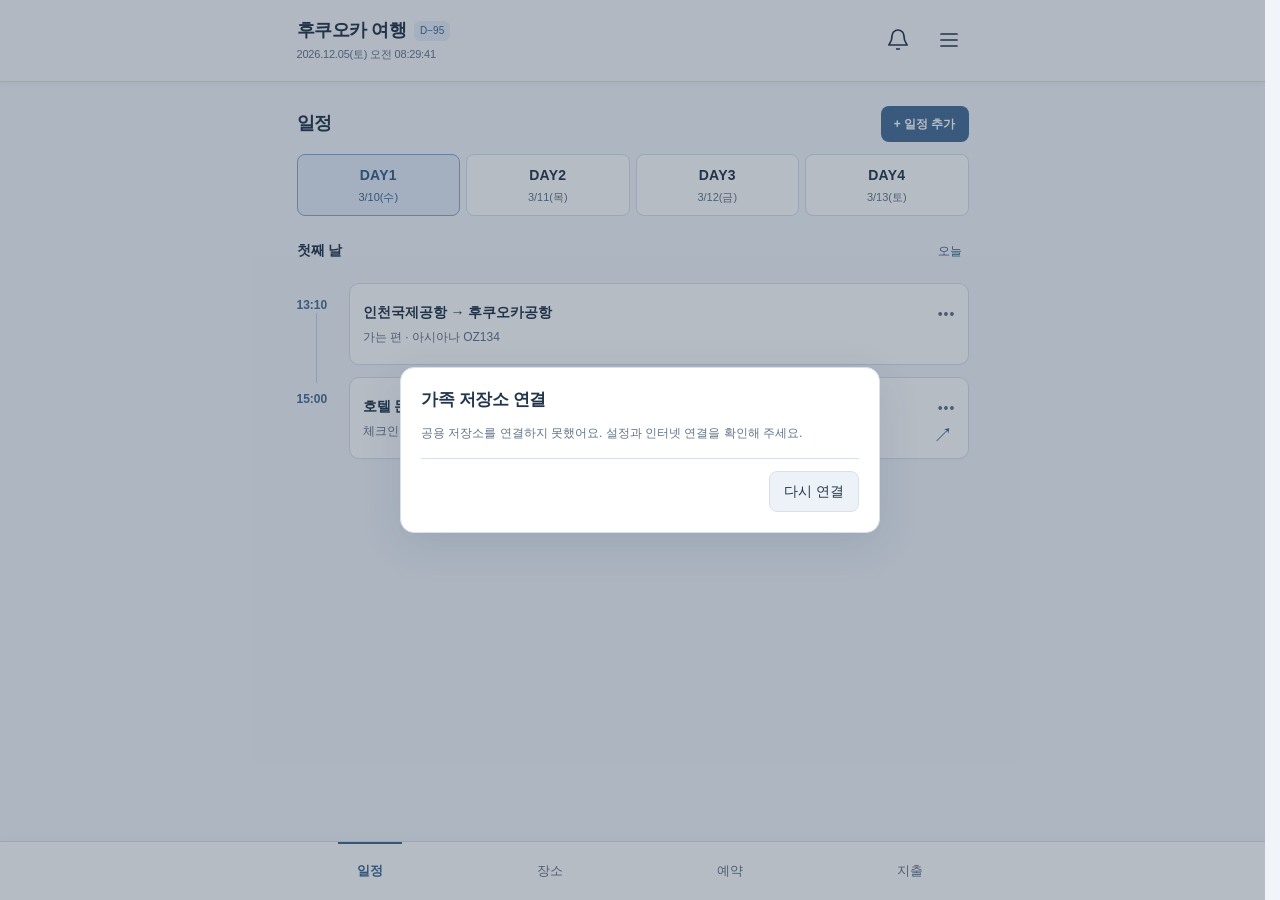
<file: index.html>
<!doctype html>
<html lang="ko"><head><meta charset="utf-8"><meta name="viewport" content="width=device-width,initial-scale=1,viewport-fit=cover"><meta name="theme-color" content="#f1f5fa"><title>후쿠오카 여행</title><meta name="application-name" content="후쿠오카 여행"><meta name="apple-mobile-web-app-title" content="후쿠오카 여행"><meta name="apple-mobile-web-app-capable" content="yes"><meta name="apple-mobile-web-app-status-bar-style" content="default"><link rel="manifest" href="./manifest.webmanifest"><link rel="apple-touch-icon" sizes="180x180" href="./icons/icon-180.png"><link rel="icon" type="image/png" sizes="192x192" href="./icons/icon-192.png">
<style>
:root{color-scheme:light;--bg:#f1f5fa;--surface:#ffffff;--raised:#edf2f8;--ink:#24364b;--muted:#62748a;--green:#3f688f;--soft:#e4edf7;--line:#d7e0eb;--amber:#806237}*{box-sizing:border-box;min-width:0}body{margin:0;background:var(--bg);color:var(--ink);font:14px/1.5 -apple-system,BlinkMacSystemFont,'Apple SD Gothic Neo','Malgun Gothic',sans-serif}button,input,select,textarea{font:inherit;color:inherit}button,a,input,select,summary{touch-action:manipulation}button,summary{cursor:pointer}button{border:1px solid var(--line);background:var(--raised);border-radius:8px;padding:8px 12px;min-height:40px}button:focus-visible,a:focus-visible,input:focus-visible,select:focus-visible,summary:focus-visible{outline:2px solid var(--green);outline-offset:3px}[hidden]{display:none!important}a{color:var(--green);text-underline-offset:3px}p{margin:4px 0}h1,h2,h3{margin:0;line-height:1.4}h1{font-size:18px;letter-spacing:-.5px}h2{font-size:18px;letter-spacing:-.4px}h3{font-size:15px}.muted,small{color:var(--muted)}small{font-size:12px}.head{max-width:720px;margin:auto;display:flex;gap:9px;align-items:center;padding:14px 16px}header{background:var(--bg);border-bottom:1px solid var(--line)}.hamburger{font-size:21px;min-width:36px;min-height:40px;border:0;background:transparent;padding:6px}.head-title{flex:1}.date{font-size:11px;color:var(--muted);margin-top:3px}.count{font-size:11px;white-space:nowrap;color:var(--green);background:var(--soft);border-radius:6px;padding:5px 8px}.wrap{max-width:720px;margin:auto;padding:20px 16px calc(85px + env(safe-area-inset-bottom))}.nav{position:fixed;bottom:0;left:0;right:0;z-index:5;background:#ffffff;border-top:1px solid var(--line);display:flex;justify-content:center;padding:0 12px env(safe-area-inset-bottom)}.nav button{max-width:240px;flex:1;background:none;border:0;border-radius:0;min-height:58px;font-size:13px;position:relative;color:var(--muted)}.nav button.active{color:var(--green);font-weight:700}.nav button.active:before{content:'';position:absolute;top:0;left:32%;right:32%;height:2px;background:var(--green)}.sectionhead{display:flex;align-items:center;justify-content:space-between;gap:12px;margin:20px 0 12px}.sectionhead:first-child{margin-top:0}.titleline{display:flex;justify-content:space-between;align-items:center;gap:12px;margin-bottom:12px}.titleline h3{font-size:14px}.card{background:var(--surface);border:1px solid var(--line);border-radius:12px;padding:16px}.badge{display:inline-block;white-space:nowrap;font-size:10px;font-weight:600;background:var(--soft);color:var(--green);padding:3px 6px;border-radius:5px}.badge.pending{background:#f7f0e4;color:var(--amber)}.badge.neutral{background:var(--raised);color:var(--muted)}.primary{background:#486e96;color:#ffffff;border-color:transparent;font-weight:700}.inline{background:none;border:0;font-size:12px;color:var(--green);padding:6px 7px;min-height:36px}.actions{display:flex;gap:8px;flex-wrap:wrap;margin-top:16px}.linkbtn{display:inline-flex;align-items:center;justify-content:center;min-height:38px;background:var(--raised);border:1px solid var(--line);border-radius:7px;padding:7px 12px;font-size:12px;text-decoration:none}.help{font-size:12px;color:var(--muted);margin:10px 0}.empty{padding:32px 5px;text-align:center;color:var(--muted);font-size:13px}.facts{display:grid;grid-template-columns:72px 1fr;gap:12px 10px;font-size:13px;margin:20px 0}.facts dt{color:var(--muted)}.facts dd{margin:0}.notice{font-size:12px;color:var(--amber);background:#f7f0e4;border-radius:8px;padding:12px;margin-top:16px}.booking-list{border:1px solid var(--line);border-radius:12px;overflow:hidden;background:var(--surface)}.booking-row{width:100%;display:grid;grid-template-columns:minmax(0,1fr) auto 12px;align-items:center;gap:12px;text-align:left;border:0;border-bottom:1px solid var(--line);border-radius:0;background:none;padding:18px 16px}.booking-row:last-child{border-bottom:0}.booking-row .type{font-size:11px;color:var(--muted);display:block;margin-bottom:4px}.booking-row strong{font-size:14px;font-weight:600;display:block}.booking-row .desc{font-size:12px;color:var(--muted);display:block;margin-top:4px}.chevron{font-size:17px;color:var(--muted)}.route{display:grid;grid-template-columns:1fr 22px 1fr;align-items:center;gap:10px;margin:15px 0}.route strong{font-size:23px}.route small{display:block}.route>div:last-child{text-align:right}.divider{height:1px;background:var(--line);margin:16px 0}.days{display:grid;grid-template-columns:repeat(4,minmax(0,1fr));gap:6px;margin-bottom:14px}.days button{padding:10px 4px;min-height:56px;text-align:center;background:var(--surface)}.days button b{font-size:14px}.days button span{display:block;font-size:11px;color:var(--muted);margin-top:1px}.days button.active{background:var(--soft);border-color:#88a9cc;color:#355e87}.days button.active span{color:var(--green)}.schedule-card{padding:0 14px}.schedule-card>.titleline{padding:10px 0 8px;margin-bottom:0;border-bottom:1px solid var(--line)}.schedule-row{display:grid;grid-template-columns:46px minmax(0,1fr);gap:9px;padding:15px 0;border-bottom:1px solid var(--line)}.schedule-row:last-child{border-bottom:0}.time{font-size:14px;font-variant-numeric:tabular-nums;font-weight:600;color:var(--green);padding-top:1px}.schedule-row h3{font-size:14px;font-weight:600;display:flex;align-items:center;gap:7px;flex-wrap:wrap}.schedule-row .place{font-size:12px;color:var(--muted);margin:4px 0}.schedule-row small{display:block;font-size:11px}.schedule-row.past .time{color:var(--muted)}.event-actions{grid-column:2;display:flex;gap:7px;margin-top:0;flex-wrap:wrap}.event-actions button,.event-actions .linkbtn{min-height:36px;padding:6px 11px;font-size:12px}.event-total{display:block;font-size:11px;color:var(--green);margin-top:5px}.utility{font-size:12px;margin-top:16px}.utility summary{min-height:40px;padding:10px 0}.kpi-grid{display:grid;grid-template-columns:1fr 1fr;gap:8px}.kpi{background:var(--surface);border:1px solid var(--line);border-radius:10px;padding:13px 14px}.kpi small{display:block;font-size:11px}.kpi strong{display:block;color:var(--ink);font-size:22px;letter-spacing:-.5px;margin:4px 0}.ledger-controls{display:grid;grid-template-columns:1.1fr 1fr auto;align-items:end;gap:7px;margin-top:16px}.ledger-controls button{font-size:11px;padding:8px;white-space:nowrap}.filter-label{display:block;font-size:11px;color:var(--muted)}.filter-label select{font-size:12px;margin-top:3px;min-height:40px;padding:7px 8px;width:100%}.ledger-card{padding:0 14px}.ledger-row{display:grid;grid-template-columns:minmax(0,1fr) auto;gap:12px;align-items:start;padding:15px 0;border-bottom:1px solid var(--line)}.ledger-row:last-child{border-bottom:0}.ledger-info p{font-size:13px;font-weight:500;overflow-wrap:anywhere}.ledger-meta{display:flex;gap:6px;align-items:center;flex-wrap:wrap;margin-top:6px;font-size:11px;color:var(--muted)}.ledger-date{font-size:11px;color:var(--muted);margin-bottom:4px}.ledger-info>small{display:block;font-size:11px;margin-top:3px}.ledger-side{text-align:right}.ledger-side .amount{font-size:15px;white-space:nowrap;font-weight:600;margin:0}.ledger-side .inline{font-size:11px;padding:6px;min-height:36px}.ledger-note{font-size:11px!important;color:var(--amber);font-weight:400!important;margin-top:5px}.filtered-total{font-size:11px;color:var(--green);text-align:right}#record-count{font-size:12px}.drawer-links{display:flex;flex-direction:column;margin-top:12px}.drawer-links button{text-align:left;background:none;border:0;border-bottom:1px solid var(--line);border-radius:0;padding:15px 5px;font-size:14px}.drawer-links span{float:right;color:var(--muted)}dialog{width:min(480px,calc(100% - 24px));max-height:calc(100dvh - 32px);overflow:auto;border:1px solid var(--line);border-radius:14px;padding:20px;background:var(--surface);color:var(--ink);overscroll-behavior:contain}dialog::backdrop{background:#1c304952}dialog h2{font-size:17px}dialog .titleline button{font-size:12px;padding:7px 10px;min-height:36px}#menu-dialog{position:fixed;inset:0 auto 0 0;margin:0;width:min(300px,85vw);height:100dvh;max-height:100dvh;border-radius:0}input:not([type=checkbox]),select,textarea{width:100%;min-height:42px;border:1px solid #c5d1df;border-radius:7px;background:#f8fafd;padding:9px 10px;font-size:16px}label.field{display:block;font-size:12px}label.field input,label.field select{margin-top:5px}.formgrid{display:grid;grid-template-columns:1fr 1fr;gap:12px;margin-top:16px}.full{grid-column:1/-1}.names{display:grid;gap:10px;margin-top:12px}.tablewrap{overflow:auto;border:1px solid var(--line);border-radius:10px;background:var(--surface)}table{border-collapse:collapse;width:100%;table-layout:fixed}th,td{border-bottom:1px solid var(--line);padding:8px 3px;text-align:center}thead th{background:var(--raised);font-size:11px;font-weight:500}tr:last-child td,tr:last-child th{border-bottom:0}.checktable th:first-child{width:46%;text-align:left;padding-left:12px}.checktable tbody th{font-size:12px;font-weight:500}.checktable th small{display:block;font-size:10px;font-weight:400}.checktable label{min-width:38px;min-height:38px;display:grid;place-items:center}.checktable input{appearance:none;width:21px;height:21px;border:1px solid #9bacc0;border-radius:5px;margin:0;display:grid;place-content:center;cursor:pointer}.checktable input:checked{background:#527ba5;border-color:#527ba5}.checktable input:checked:after{content:'✓';color:#ffffff;font-size:16px;font-weight:700}.stats-tools{display:flex;justify-content:space-between;align-items:end;gap:12px;margin-bottom:20px}.tabs2{display:flex;gap:6px}.tabs2 button{font-size:12px;padding:8px 13px}.tabs2 button.active{background:var(--soft);color:var(--green);border-color:#88a9cc}.stats-tools .filter-label{width:100px}.value{font-size:24px;font-weight:650}.chart-row{margin:20px 0}.chart-label{display:flex;justify-content:space-between;gap:10px;font-size:12px}.chart-track{height:12px;background:var(--raised);border-radius:4px;margin-top:7px;overflow:hidden}.chart-bar{height:100%;background:#658cb5;border-radius:4px;min-width:2px}.chart-foot{font-size:11px;color:var(--muted)}#toast{position:fixed;bottom:80px;left:50%;transform:translateX(-50%);width:max-content;max-width:calc(100% - 30px);padding:12px 16px;border-radius:9px;background:#dbe8f6;color:#243b56;z-index:20;font-size:12px}#toast button{font-size:12px;background:#c4d8ed;color:#243b56;border-color:#9bb7d3;padding:5px 8px;min-height:32px}.booking-body>p{font-size:13px}.settings-info{margin-top:20px;font-size:12px;color:var(--muted)}.sectionhead #prep-progress,.sectionhead #pack-progress{font-size:11px!important}.flex{display:flex;gap:8px;align-items:center;flex-wrap:wrap}#record-form .help{font-size:11px}
@media(min-width:600px){.head{padding:18px 24px}.wrap{padding:24px 24px 110px}.names{grid-template-columns:repeat(3,1fr)}}
@media(max-width:350px){.head{padding:12px 10px}.wrap{padding-left:12px;padding-right:12px}.head .count{font-size:10px}.date{font-size:10px}.kpi strong{font-size:19px}.ledger-controls{gap:5px}.ledger-controls button{padding:8px 6px}.ledger-side .amount{font-size:13px}.stats-tools{gap:6px}.stats-tools .filter-label{width:85px}.tabs2 button{padding:8px 10px}}
.transfer-row{padding:12px 0 12px 55px;border-bottom:1px solid var(--line);position:relative}.transfer-row:before{content:'';position:absolute;left:20px;top:14px;bottom:14px;border-left:1px dashed #b2c4d8}.transfer-label{font-size:11px;color:var(--muted);overflow-wrap:anywhere}.transfer-label small{display:block;font-size:10px;color:var(--amber);margin-top:3px}.transfer-controls{display:flex;align-items:center;gap:12px;margin-top:7px;flex-wrap:wrap}.transfer-controls select{font-size:12px;width:105px;min-height:36px;padding:7px 8px;background:var(--bg)}.transfer-controls a{font-size:11px;color:var(--green);min-height:36px;display:flex;align-items:center;text-decoration:none}@media(max-width:350px){.transfer-controls{gap:8px}.transfer-controls select{width:95px}.transfer-controls a{font-size:10px}}
.transfer-row{display:block;text-decoration:none;min-height:64px}.transfer-action{display:block;color:var(--green);font-size:11px;margin-top:6px}.transfer-row:focus-visible{outline-offset:-2px}

.booking-list{background:none;border:0;overflow:visible;display:grid;gap:10px}.booking-row{display:block;padding:13px 15px;border:1px solid var(--line);border-radius:11px;background:var(--surface)}.booking-row:last-child{border-bottom:1px solid var(--line)}.booking-top{display:flex;align-items:center;justify-content:space-between;padding-bottom:9px;margin-bottom:10px;border-bottom:1px solid var(--line)}.booking-top .type{display:flex;align-items:center;gap:6px;margin:0;font-size:11px}.type svg{width:14px;height:14px;fill:none;stroke:currentColor;stroke-width:1.7;stroke-linecap:round;stroke-linejoin:round}.booking-row strong{font-size:14px;display:flex;align-items:center;justify-content:space-between;gap:10px}.booking-bottom{display:flex;justify-content:space-between;gap:9px;flex-wrap:wrap;margin-top:6px;font-size:11px;color:var(--muted)}.booking-bottom span:last-child{color:#3f5671}.schedule-card{background:none;border:0;padding:0}.schedule-card>.titleline{border:0;padding:0 0 8px}.schedule-row{position:relative;gap:10px;padding:5px 0;border:0;grid-template-columns:42px minmax(0,1fr)}.time{font-size:12px;padding-top:12px;text-align:left}.time:after{content:'';display:block;width:6px;height:6px;border:2px solid #6488af;background:var(--bg);border-radius:50%;margin:10px 0 0 15px}.stop-card{border:1px solid var(--line);border-radius:10px;background:var(--surface);padding:12px}.stop-card h3{font-size:13px;line-height:1.5;justify-content:space-between;gap:5px}.stop-card .place{font-size:11px}.stop-card .event-actions{display:flex;border-top:1px solid var(--line);padding-top:8px;margin-top:9px;gap:8px}.stop-card .event-actions button,.stop-card .event-actions .linkbtn{background:none;border:0;padding:3px 0;min-height:28px;font-size:11px;color:var(--green)}.stop-card .event-actions .linkbtn{margin-left:auto}.transfer-row{padding:10px 0 10px 65px;border:0;min-height:60px}.transfer-row:before{left:19px;top:-5px;bottom:-5px}.transfer-label{font-size:10px}.transfer-action{font-size:11px;margin-top:4px}.transfer-label small{font-size:9px}.days{margin-bottom:17px}@media(max-width:600px){dialog[id^="booking-"]{position:fixed;inset:auto 0 0;margin:0;width:100%;max-width:100%;border-radius:18px 18px 0 0;border-bottom:0;padding:24px 20px calc(20px + env(safe-area-inset-bottom));max-height:90dvh}dialog[id^="booking-"]:before{content:'';display:block;width:32px;height:3px;background:#b7c6d7;border-radius:3px;margin:-12px auto 19px}dialog[id^="booking-"] .facts{padding:14px 0;border-top:1px solid var(--line);border-bottom:1px solid var(--line);margin:16px 0}.booking-row{padding:12px 14px}}@media(max-width:350px){.stop-card{padding:10px}.schedule-row{grid-template-columns:38px minmax(0,1fr);gap:8px}.stop-card h3{font-size:12px}.transfer-row{padding-left:57px}.booking-bottom{font-size:10px}}
.ledger-day{font-size:11px;font-weight:500;color:var(--muted);margin:0;padding:13px 0 8px;border-bottom:1px solid var(--line)}.ledger-day:not(:first-child){margin-top:8px}.ledger-card .ledger-row{padding:13px 0}.donut{width:170px;height:170px;margin:20px auto 24px;border-radius:50%;position:relative;display:grid;place-items:center}.donut-center{background:var(--surface);width:116px;height:116px;border-radius:50%;display:flex;flex-direction:column;justify-content:center;align-items:center}.donut-center small{font-size:11px}.donut-center b{font-size:17px;margin-top:4px}.stat-legend{padding:11px 0;border-bottom:1px solid var(--line)}.stat-legend .chart-label{align-items:center}.stat-dot{display:inline-block;width:8px;height:8px;border-radius:50%;margin-right:9px}.stat-amount{text-align:right}.stat-amount small{display:block;font-size:11px;margin-top:2px}.checktable tr.complete th{color:#8796a7}.checktable tr.complete th small{color:#8796a7}.checktable tr.complete input{opacity:.55}
.more-button{min-height:36px;min-width:36px;padding:4px 7px;background:none;border:0;color:var(--muted);font-size:14px;line-height:1;letter-spacing:1px}.stop-head{display:flex;justify-content:space-between;align-items:center;gap:8px;margin-top:-5px;margin-right:-5px}.stop-head h3{flex:1}.stop-meta{margin:0 0 5px}.ledger-side .more-button{margin-top:4px}.context-actions{display:flex;flex-direction:column;margin-top:8px}.context-actions button,.context-actions a{display:block;text-align:left;text-decoration:none;background:none;border:0;border-bottom:1px solid var(--line);border-radius:0;min-height:46px;padding:13px 3px;font-size:14px;color:var(--ink)}.context-actions>:last-child{border-bottom:0}.context-actions .danger{color:#ad4848}#actions-title{font-size:15px;overflow-wrap:anywhere;padding-right:8px}@media(max-width:600px){#actions-dialog{position:fixed;inset:auto 0 0;margin:0;width:100%;max-width:100%;border-radius:16px 16px 0 0;padding-bottom:calc(20px + env(safe-area-inset-bottom));border-bottom:0}}
.demo-note{font-size:10px;color:#5b6f89;background:#e7eef7;border-bottom:1px solid #d4dfec;text-align:center;padding:5px 12px}.demo-settings{margin-bottom:14px}.demo-settings button{font-size:12px;color:var(--green)}

input:not([type=checkbox]),select,textarea{font-size:13px;min-height:40px;padding:8px 10px;line-height:1.4}html{-webkit-text-size-adjust:100%;text-size-adjust:100%}input[type=date]{min-width:0;max-width:100%;text-align:left}input[type=date]::-webkit-date-and-time-value{text-align:left}label.field{font-size:11px}.formgrid{gap:11px}.stop-card{position:relative;padding:0;overflow:hidden}.stop-main{display:block;text-align:left;width:100%;padding:16px 43px 16px 13px;background:transparent;border:0;min-height:63px}.stop-name{display:block;font-size:14px;font-weight:600;line-height:1.5;overflow-wrap:anywhere}.stop-card>.more-button{position:absolute;right:3px;top:12px}.booking-top{border:0;margin-bottom:7px;padding-bottom:0}.booking-row .booking-top:empty{display:none}.booking-row{padding-top:13px;padding-bottom:13px}.ledger-day-group{margin-bottom:20px}.ledger-day{border:0;padding:0 2px;margin:0 0 8px;font-size:11px;color:var(--muted);font-weight:500}.ledger-day:not(:first-child){margin-top:0}.ledger-day-card{border:1px solid var(--line);border-radius:10px;background:var(--surface);padding:0 14px}.ledger-day-card .ledger-row{padding:13px 0;border-bottom:1px solid #e2e8f0}.ledger-day-card .ledger-row:last-child{border:0}.stop-expense{display:flex;justify-content:space-between;gap:16px;font-size:12px;padding:10px 0;border-bottom:1px solid var(--line)}.stop-expense b{white-space:nowrap}#stop-dialog .facts{font-size:13px}#stop-dialog .titleline h2{font-size:16px}@media(max-width:600px){#stop-dialog{position:fixed;inset:auto 0 0;margin:0;width:100%;max-width:100%;border-radius:16px 16px 0 0;padding:22px 20px calc(20px + env(safe-area-inset-bottom));border-bottom:0}}@media(max-width:350px){.stop-name{font-size:13px}.ledger-day-card{padding:0 12px}}
.stop-card.has-route .stop-main{padding-right:79px}.route-icon{position:absolute;right:39px;top:12px;display:flex;align-items:center;justify-content:center;width:36px;height:36px;color:var(--green);font-size:20px;line-height:1;text-decoration:none;border-radius:6px}.route-icon:hover,.route-icon:focus-visible{background:var(--soft)}.schedule-row{padding-top:6px;padding-bottom:6px}.time:after{margin-top:9px}
.ledger-summary{line-height:1.8}.ledger-summary .badge{vertical-align:1px;margin-right:3px}.ledger-payer{display:inline-block;white-space:nowrap;margin-left:6px;font-size:11px;font-weight:400;color:var(--muted)}

.time:after{display:none;content:none}.schedule-row{position:relative}.schedule-row:not(:last-child):before{content:'';position:absolute;left:19px;top:36px;bottom:-12px;width:1px;background:#c4d2e1;pointer-events:none}.stop-main,.stop-card.has-route .stop-main{padding:13px;min-height:80px}.stop-name{padding-right:28px}.has-route .stop-name{padding-right:66px}.stop-activity{display:block;font-size:12px;font-weight:400;color:var(--muted);line-height:1.5;margin-top:5px}.stop-spend{display:block;font-size:11px;font-weight:500;color:var(--green);margin-top:7px;line-height:1.5}.time{position:relative;z-index:1;padding-top:13px}.schedule-row:last-child{padding-bottom:0}@media(max-width:350px){.schedule-row:not(:last-child):before{left:17px}.stop-activity{font-size:11px}.stop-name{padding-right:26px}.has-route .stop-name{padding-right:62px}}
.kpi-grid{display:block}.total-kpi{padding:16px}.kpi-caption{display:flex;justify-content:space-between;align-items:center;color:var(--muted);font-size:12px}.total-kpi strong{font-size:clamp(25px,7vw,32px);white-space:nowrap;font-variant-numeric:tabular-nums;line-height:1.3;margin:8px 0 12px;color:var(--ink)}.kpi-breakdown{display:flex;gap:8px 18px;flex-wrap:wrap;font-size:11px;color:var(--muted);padding-top:10px;border-top:1px solid var(--line)}.fx-button{display:block;min-height:32px;padding:5px 0;font-size:11px;border:0;background:none;color:var(--muted);text-align:left}.ledger-controls{grid-template-columns:1.1fr 1fr auto;align-items:center;margin-top:10px}.multi-filter{position:relative}.multi-filter summary{list-style:none;min-height:40px;padding:11px 9px;border:1px solid var(--line);background:var(--raised);border-radius:8px;font-size:11px;cursor:pointer;white-space:nowrap}.multi-filter summary::-webkit-details-marker{display:none}.multi-filter summary:after{content:'⌄';float:right;margin-left:6px}.filter-options{position:absolute;top:46px;left:0;width:170px;z-index:6;border:1px solid var(--line);border-radius:10px;background:var(--surface);box-shadow:0 8px 24px #243b5626;padding:5px}.filter-options label{display:flex;align-items:center;gap:10px;padding:9px;min-height:40px;font-size:13px;cursor:pointer}.filter-options input{width:17px;height:17px;accent-color:var(--green);margin:0}.stats-tools .filter-label{width:145px}.interactive-donut{background:none;position:relative;width:190px;height:190px}.interactive-donut svg{position:absolute;inset:0;width:100%;height:100%;overflow:visible}.interactive-donut circle{cursor:pointer;pointer-events:stroke;transition:stroke-width .15s}.interactive-donut circle:hover,.interactive-donut circle:focus{stroke-width:35;outline:none;filter:brightness(1.12)}.interactive-donut .donut-center{position:absolute;inset:50%;transform:translate(-50%,-50%);width:110px;height:110px;pointer-events:none}.stat-click{display:block;width:100%;text-align:left;background:none;border:0;border-bottom:1px solid var(--line);border-radius:0;padding:12px 0;min-height:45px}.stat-click:hover{background:#486e9608}.stat-detail-row{display:flex;justify-content:space-between;gap:14px;padding:14px 0;border-bottom:1px solid var(--line);font-size:12px}.stat-detail-row small{font-size:10px}.stat-detail-row b{white-space:nowrap}.stats-tools{gap:8px}.stats-tools .tabs2 button{padding:8px 10px}#fx-form input{margin-top:8px}#stats-fx-open{margin-top:3px}@media(max-width:350px){.stats-tools{flex-wrap:wrap}.stats-tools .filter-label{width:125px}.kpi-breakdown{font-size:10px}.ledger-controls{gap:5px}}

/* Numeric fields are direct-entry controls; selects use one consistent chevron. */
input[type=number]{appearance:textfield;-moz-appearance:textfield}
input[type=number]::-webkit-inner-spin-button,input[type=number]::-webkit-outer-spin-button{-webkit-appearance:none;margin:0}
select{appearance:none;-webkit-appearance:none;-moz-appearance:none;background-image:url("data:image/svg+xml,%3Csvg xmlns='http://www.w3.org/2000/svg' width='16' height='16' viewBox='0 0 24 24' fill='none' stroke='%2362748a' stroke-width='1.8' stroke-linecap='round' stroke-linejoin='round'%3E%3Cpath d='m6 9 6 6 6-6'/%3E%3C/svg%3E");background-repeat:no-repeat;background-position:right 12px center;background-size:16px 16px;padding-right:36px!important;line-height:1.4}
.multi-filter summary{position:relative;padding-right:30px;display:flex;align-items:center}
.multi-filter summary:after{position:absolute;right:11px;top:50%;transform:translateY(-50%);float:none;margin:0;content:'';width:7px;height:7px;border-right:1.5px solid #62748a;border-bottom:1.5px solid #62748a;transform:translateY(-70%) rotate(45deg);pointer-events:none}

.ledger-controls{display:flex;justify-content:space-between;align-items:center;gap:12px}.multi-filter{width:128px;flex:none}.ledger-controls #sort-toggle{margin-left:auto;background:none;border:0;border-radius:0;min-height:40px;padding:8px 0 8px 14px;font-size:12px;color:var(--muted);font-weight:500}.kpi-actions{display:flex;align-items:center;gap:12px}.kpi-actions small{display:inline}.stats-link{background:none;border:0;min-height:32px;padding:4px 0 4px 8px;color:var(--green);font-size:11px}.stats-tools{display:grid;grid-template-columns:minmax(0,1fr);gap:12px;align-items:center;margin-bottom:16px}.stats-tools .tabs2{display:grid;grid-template-columns:1fr 1fr;gap:0;background:var(--bg);padding:3px;border:1px solid var(--line);border-radius:8px}.stats-tools .tabs2 button{white-space:nowrap;min-width:0;min-height:34px;line-height:1.3;padding:7px 9px;font-size:12px;border:0;background:none}.stats-tools .tabs2 button.active{background:var(--raised);color:var(--ink);border-radius:5px}.stats-tools .filter-label{display:flex;width:100%;align-items:center;gap:12px;justify-content:space-between}.stats-tools .filter-label select{width:145px;margin-top:0}.close-icon,dialog .titleline .close-icon{width:36px;height:36px;min-width:36px;min-height:36px;display:inline-flex;align-items:center;justify-content:center;flex:none;border:0;background:none;border-radius:6px;padding:0;font:400 26px/1 -apple-system,BlinkMacSystemFont,sans-serif;color:var(--muted)}.close-icon:hover{background:var(--raised);color:var(--ink)}dialog .titleline{align-items:center}dialog .actions{justify-content:flex-end;align-items:center;gap:10px;padding-top:12px;border-top:1px solid var(--line)}dialog .actions .primary{order:2;margin-left:0}dialog .actions a{order:1}dialog .actions button,dialog .actions a{min-height:40px;padding:9px 14px}header .head{gap:10px}.head-title{flex:1}.hamburger{margin-left:1px;flex:none}.count{flex:none}@media(max-width:350px){.multi-filter{width:120px}.stats-tools .filter-label{width:100%}.head{gap:5px}}
#menu-dialog{inset:0 0 0 auto;border-left:1px solid var(--line);border-right:0}
.ledger-row{position:relative}.ledger-open{position:absolute;inset:0;z-index:1;border:0;background:transparent;border-radius:6px;padding:0;width:100%;height:100%;cursor:pointer}.ledger-open:hover{background:#486e9608}.ledger-side .more-button{position:relative;z-index:2}.expense-detail-amount{font-size:26px;font-weight:650;margin-top:12px;color:var(--green)}#expense-detail-body h3{font-size:15px;overflow-wrap:anywhere}@media(max-width:600px){#expense-detail-dialog{position:fixed;inset:auto 0 0;margin:0;width:100%;max-width:100%;border-radius:16px 16px 0 0;padding:22px 20px calc(20px + env(safe-area-inset-bottom));border-bottom:0}}
.ledger-side{display:flex;flex-direction:column;align-items:flex-end;gap:2px}.ledger-side .more-button{margin:0 -5px 0 0;min-height:28px;height:28px}.ledger-side .amount{margin-top:2px}

/* Calm blue palette: brighter surfaces and clear, restrained contrast. */
header{background:#f7f9fc}.nav{box-shadow:0 -2px 12px #243b5605}.primary:hover{background:#3c6086}.stop-card,.booking-row,.ledger-day-card,.total-kpi{box-shadow:0 1px 3px #243b5604}.total-kpi strong{color:#294d73}.time{color:#4b6d92}.badge.neutral{color:#5e7490;background:#eaf0f7}.multi-filter summary{background:#ffffff}dialog{box-shadow:0 12px 40px #243b5620}.stop-spend{color:#476d95}.ledger-open:hover{background:#486e9606}.close-icon:hover{background:#e5edf6}.stats-tools .tabs2 button.active{background:#ffffff;box-shadow:0 1px 3px #243b5612}button:focus-visible,a:focus-visible,input:focus-visible,select:focus-visible,summary:focus-visible{outline-color:#527da5}

.kpi-panel{background:var(--surface);border:1px solid var(--line);border-radius:12px;overflow:hidden}.kpi-panel .total-kpi{border:0;border-radius:0;box-shadow:none;padding-bottom:12px}.kpi-breakdown{display:grid;gap:9px}.balance-row{display:flex;justify-content:space-between;gap:16px;align-items:flex-start;font-size:12px;color:var(--muted)}.balance-row b{font-weight:500;color:var(--ink);white-space:nowrap}.yen-values{text-align:right}.yen-values small{display:block;margin-top:3px;font-size:11px;white-space:nowrap}.kpi-rate-footer{display:flex;align-items:center;justify-content:space-between;gap:10px;background:#f7f9fc;border-top:1px solid var(--line);padding:9px 16px;font-size:11px;color:var(--muted)}#fx-open{min-height:32px;border:1px solid #bdcfe2;background:#ffffff;color:var(--green);font-size:11px;padding:6px 10px;white-space:nowrap}.expense-amount-box{padding:15px 0 17px;border-bottom:1px solid var(--line);margin-top:0}.expense-amount-box .expense-detail-amount{margin:0;font-size:27px;line-height:1.3;white-space:nowrap}.expense-converted{font-size:16px;color:var(--ink);font-weight:500;margin-top:7px;white-space:nowrap}.expense-rate{font-size:11px;color:var(--muted);margin-top:6px;white-space:nowrap}.stats-tools .tabs2{grid-template-columns:repeat(3,minmax(0,1fr))}.stats-tools .tabs2 button{padding:8px 4px;font-size:11px;white-space:nowrap}@media(max-width:350px){.kpi-rate-footer{padding:9px 12px;font-size:10px}.expense-rate{font-size:10px}.stats-tools .tabs2 button{font-size:10px}}

.stop-ledger{margin:20px 0 0;border:1px solid var(--line);border-radius:10px;padding:0 13px}.stop-ledger>.titleline{padding:12px 0;margin:0;border-bottom:1px solid var(--line)}.stop-ledger .stop-expense{padding:12px 0;border-bottom:1px solid #e5ebf3}.stop-ledger .stop-expense:last-child{border-bottom:0}#stop-detail>.actions{border-top:0;padding-top:0;margin-top:18px}.stop-ledger h3{font-size:13px}.stop-ledger .titleline>span{font-size:12px}.stop-spend{font-variant-numeric:tabular-nums}.stats-tools select:disabled{opacity:1;color:var(--muted);background-color:#f0f4f9}

.stop-card .route-icon{top:auto;bottom:8px;right:10px;width:auto;height:30px;min-width:62px;font-size:11px;border:1px solid #d6e1ee;background:#f4f8fc;padding:5px 8px;white-space:nowrap}.has-route .stop-name{padding-right:28px}.has-route .stop-spend{padding-right:76px}.has-route:not(.has-spend) .stop-activity{padding-right:76px}.has-route:not(.has-spend) .stop-main{min-height:86px}.route-icon:hover,.route-icon:focus-visible{background:#e5eef8}

.stop-card .route-icon{top:auto;bottom:8px;right:10px;width:30px;height:30px;min-width:30px;padding:4px;border:0;background:none;font-size:20px}.has-route .stop-spend{padding-right:38px}.has-route:not(.has-spend) .stop-activity{padding-right:38px}.has-route:not(.has-spend) .stop-main{min-height:80px}.stop-ledger button.stop-expense{display:flex;width:100%;min-height:44px;border:0;border-bottom:1px solid #e5ebf3;background:none;border-radius:0;text-align:left;color:var(--ink);padding:12px 0;cursor:pointer}.stop-ledger button.stop-expense:last-child{border-bottom:0}.stop-ledger button.stop-expense:hover{background:#f3f7fc}.schedule-edit-actions{display:flex;justify-content:flex-end;gap:4px;margin-top:12px}.schedule-edit-actions button{background:none;border:0;min-height:36px;padding:6px 10px;font-size:12px;color:var(--muted)}.schedule-edit-actions .danger-text{color:#a44f4f}.danger-button{background:#a85151;color:white;border-color:transparent}.schedule-updated .stop-card{animation:schedule-highlight 1.8s ease-out}@keyframes schedule-highlight{0%{box-shadow:0 0 0 2px #6d99c5}100%{box-shadow:none}}#schedule-add{font-size:12px;padding:8px 12px;min-height:36px}#schedule-notes{resize:vertical;min-height:68px;font-size:13px}#schedule-delete-text{font-size:14px;overflow-wrap:anywhere}#schedule-delete-note{margin-top:12px}#schedule-editor .formgrid{gap:12px}
.booking-top{display:flex;align-items:center;justify-content:space-between;gap:12px}.booking-status{font-size:11px;font-weight:600;padding:3px 7px;border-radius:5px;white-space:nowrap}.booking-status.complete{background:#e1f1e7;color:#32734d}.booking-status.incomplete{background:#edf0f3;color:#717b87}.booking-status-options{border:0;padding:0;margin:0 0 20px;display:flex;gap:24px}.booking-status-options legend{font-size:13px;margin-bottom:10px}.booking-status-options label{display:flex;align-items:center;gap:7px;font-size:14px}.booking-status-options input{width:18px;height:18px;margin:0}.booking-status-options input[type=radio]{appearance:auto}#booking-fields .field{grid-column:1/-1}#booking-fields input,#booking-fields select,#booking-fields textarea{min-width:0;width:100%}
header{position:sticky;top:0;z-index:6;padding-top:env(safe-area-inset-top);box-shadow:0 2px 8px #243b5608}#header-clock{font-variant-numeric:tabular-nums;white-space:nowrap;font-size:11px;letter-spacing:-.2px}

/* Mobile sizing and shared motion */
.formgrid{grid-template-columns:repeat(2,minmax(0,1fr))}.field{min-width:0;max-width:100%}.field input,.field select,.field textarea{box-sizing:border-box;min-width:0;max-width:100%;width:100%}input[type=time],input[type=date]{min-inline-size:0;inline-size:100%;max-inline-size:100%;display:block}input::-webkit-date-and-time-value{text-align:left;min-width:0}#schedule-time{font-size:14px;padding-inline:9px}#schedule-editor{overflow-x:hidden}#schedule-editor .formgrid{width:100%}#schedule-editor textarea{resize:vertical}
dialog .titleline .close-icon,.close-icon{display:inline-flex;align-items:center;justify-content:center;flex:0 0 36px;width:36px;height:36px;min-height:36px;padding:0;border:0!important;border-radius:50%;background:transparent!important;box-shadow:none!important;outline:none!important;font-size:24px;color:var(--muted)}.close-icon:hover{color:var(--ink);background:var(--raised)!important}.keyboard-navigation .close-icon:focus-visible{outline:2px solid var(--green)!important;outline-offset:2px}
.days button b{display:block;font-size:14px;letter-spacing:.2px}.days button span{font-size:11px;margin-top:3px}.days button{transition:background-color .18s,border-color .18s,color .18s}.nav button{transition:color .18s,background-color .18s}button:active{filter:brightness(.96)}
.view:not([hidden]){animation:view-enter .20s ease-out} @keyframes view-enter{from{opacity:0;transform:translateY(5px)}to{opacity:1;transform:none}}
dialog{opacity:0;transform:translateY(14px) scale(.99);transition:opacity .20s ease,transform .24s cubic-bezier(.2,.8,.2,1),display .24s allow-discrete,overlay .24s allow-discrete}dialog[open]{opacity:1;transform:none}dialog::backdrop{opacity:0;transition:opacity .20s,display .24s allow-discrete,overlay .24s allow-discrete}dialog[open]::backdrop{opacity:1}#menu-dialog{transform:translateX(32px)}#menu-dialog[open]{transform:none}
@starting-style{dialog[open]{opacity:0;transform:translateY(14px) scale(.99)}dialog[open]::backdrop{opacity:0}#menu-dialog[open]{transform:translateX(32px)}}
#toast{display:flex;align-items:center;justify-content:space-between;gap:12px;background:#294d73;color:#fff;font-size:13px;font-weight:500;line-height:1.5;padding:14px 18px;border-radius:12px;box-shadow:0 6px 24px #1c304940;bottom:calc(78px + env(safe-area-inset-bottom));z-index:1000;opacity:1;visibility:visible;transform:translate(-50%,0);transition:opacity .22s ease,transform .28s cubic-bezier(.2,.8,.2,1),visibility 0s;pointer-events:auto}#toast[hidden]{display:flex!important;opacity:0;visibility:hidden;transform:translate(-50%,24px);pointer-events:none;transition:opacity .20s ease,transform .24s ease,visibility 0s .24s}#toast button{flex-shrink:0;background:#ffffff1f;color:#fff;border:1px solid #ffffff60;border-radius:6px}dialog #toast{position:fixed}
@media(max-width:360px){#schedule-editor .formgrid{gap:12px 8px}#schedule-editor{padding-inline:16px}#schedule-time,#schedule-date{font-size:13px;padding-inline:6px}}
@media(prefers-reduced-motion:reduce){.view:not([hidden]){animation:none}dialog,dialog::backdrop,#toast,#toast[hidden],.days button,.nav button{transition:none!important}}
#memo-list .ledger-row{align-items:center;grid-template-columns:minmax(0,1fr) 32px}#memo-list p{white-space:pre-wrap;overflow-wrap:anywhere}#memo-list .memo-trash{width:32px;height:32px;min-height:32px;padding:7px;border:0;background:transparent;color:var(--muted);display:flex;align-items:center;justify-content:center}#memo-list .memo-trash svg{width:18px;height:18px;fill:none;stroke:currentColor;stroke-width:1.6;stroke-linecap:round;stroke-linejoin:round}#memo-list .memo-trash:hover{background:var(--raised);color:var(--ink)}
/* Keep statistics tabs anchored while only chart content scrolls. */
#stats-dialog{height:85dvh;max-height:calc(100dvh - 32px);overflow:hidden;grid-template-rows:auto auto auto auto minmax(0,1fr);align-content:stretch}#stats-dialog[open]{display:grid}#stats-dialog>.titleline,#stats-dialog>.stats-tools{min-width:0}#stats-chart{min-height:0;overflow-y:auto;overflow-x:hidden;overscroll-behavior:contain;scrollbar-gutter:stable;padding-right:5px;padding-bottom:6px}#stats-dialog>#stats-fx-open{justify-self:start;max-width:100%;margin-bottom:12px}
.stats-currency-row{min-height:42px;display:flex;align-items:center;justify-content:flex-end}.stats-currency-row .filter-label{margin:0}
dialog[id^="booking-"] .facts dd{overflow-wrap:anywhere;white-space:pre-wrap}#booking-fields textarea{min-height:90px;resize:vertical}
dialog[id^="booking-"]>.actions{border-top:0;padding-top:0}dialog[id^="booking-"] .facts{border-top:0;border-bottom:1px solid var(--line);padding-bottom:16px}
html{scrollbar-gutter:stable}@supports not (scrollbar-gutter:stable){html{overflow-y:scroll}}
/* Keep field borders unchanged when focused. */
input:focus,input:focus-visible,select:focus,select:focus-visible,textarea:focus,textarea:focus-visible{outline:none!important;box-shadow:none!important;border-color:#c5d1df!important}
.schedule-time-field{border:0;padding:0;margin:0;min-width:0}.schedule-time-field legend{font-size:12px;padding:0;margin-bottom:5px}.schedule-time-parts{display:grid;grid-template-columns:minmax(0,.85fr) minmax(0,1fr) 8px minmax(0,1fr);gap:7px;align-items:center}.schedule-time-parts>span{text-align:center;color:var(--muted)}.schedule-time-parts select{min-width:0;width:100%}.schedule-time-parts select:disabled{opacity:.5}
button.primary:disabled{background:#dce3ec;color:#8b98a8;cursor:default;filter:none;box-shadow:none}
.memo-counter{text-align:right;font-size:11px;color:var(--muted);margin-top:6px;font-variant-numeric:tabular-nums}.memo-counter.at-limit{color:#c44242}#memo-list .memo-open{display:block;text-align:left;width:100%;padding:0;min-height:40px;border:0;background:none}#memo-list .memo-open p{white-space:normal}#memo-detail-text{white-space:pre-wrap;overflow-wrap:anywhere;font-size:14px;line-height:1.7;margin:16px 0}
.profile-switch{display:flex;width:100%;align-items:center;justify-content:space-between;gap:12px;text-align:left;background:var(--soft);border:0;margin:4px 0 16px;padding:14px;border-radius:10px}.profile-switch small{display:block;font-size:11px}.profile-switch strong{display:block;font-size:20px;margin-top:4px}.profile-change{font-size:12px;color:var(--green)}.profile-options{display:grid;grid-template-columns:repeat(3,minmax(0,1fr));gap:10px;margin:20px 0 4px}.profile-option{font-size:28px;min-height:90px;background:var(--raised);overflow-wrap:anywhere}.profile-option[aria-pressed=true]{background:var(--soft);border-color:var(--green)}
.profile-option{display:flex;flex-direction:column;align-items:center;justify-content:center;gap:6px;padding:14px 6px}.profile-emoji{font-size:30px}.profile-name{font-size:12px;line-height:1.4}.profile-role{font-size:10px;color:var(--green);background:var(--soft);border-radius:4px;padding:2px 5px}.member-edit-card{border-bottom:1px solid var(--line);padding:12px 0}.member-edit-card:last-of-type{border-bottom:0}.member-edit-heading{font-size:12px;font-weight:600;margin-bottom:8px}.member-edit-fields{display:grid;grid-template-columns:100px minmax(0,1fr);gap:12px}.member-edit-fields select{font-size:20px}.member-edit-fields :disabled{opacity:1;color:var(--muted);background:var(--raised)}
.member-edit-fields{grid-template-columns:70px minmax(0,1fr);gap:10px;align-items:center}.member-edit-fields label.field input,.member-edit-fields label.field select{height:42px;min-height:42px;margin-top:0;box-sizing:border-box}.member-edit-fields select{font-size:20px;line-height:1;padding:0 26px 0 10px}.member-edit-fields input{line-height:1.4}
.personal-heading{display:flex;align-items:center;gap:8px}.personal-heading .inline{font-size:11px;min-height:28px;padding:3px 6px}.personal-table th:first-child{width:auto}.personal-table th:last-child,.personal-table td:last-child{width:58px}.personal-table thead th:last-child{font-size:10px}.personal-edit-row{display:grid;grid-template-columns:minmax(0,1fr) 30px 30px 30px;gap:4px;align-items:center;margin:10px 0}.personal-edit-row button{padding:0;min-height:36px;border:0;background:none;color:var(--muted)}.personal-edit-row button:disabled{opacity:.25}.personal-edit-row input{min-width:0}.personal-remove{font-size:19px}#personal-add{margin-top:8px}#personal-editor .actions button{min-width:90px}
.check-tabs{position:static;display:grid;grid-template-columns:repeat(2,minmax(0,1fr));gap:0;background:var(--bg);padding:3px;border:1px solid var(--line);border-radius:8px;margin:4px 0 18px}.check-tabs button{border:0;background:none;color:var(--muted);min-height:34px;font-size:12px;padding:8px 9px;line-height:1.3}.check-tabs button.active{background:#fff;color:var(--ink);border-radius:5px;box-shadow:0 1px 3px #243b5612}.personal-edit-row{grid-template-columns:30px minmax(0,1fr) 30px;gap:6px}.check-drag{touch-action:none;cursor:grab;font-size:24px;user-select:none}.personal-edit-row.dragging{background:var(--soft);box-shadow:0 3px 10px #294d7320;border-radius:7px}.dragging .check-drag{cursor:grabbing}

.nav{position:fixed;bottom:0;left:0;right:0;z-index:5;background:#ffffff;border-top:1px solid var(--line);display:flex;justify-content:center;padding:0 12px env(safe-area-inset-bottom)}.nav button{max-width:240px;flex:1;background:none;border:0;border-radius:0;min-height:58px;font-size:13px;position:relative;color:var(--muted)}.nav button.active{color:var(--green);font-weight:700}.nav button.active:before{content:'';position:absolute;top:0;left:32%;right:32%;height:2px;background:var(--green)}.nav{box-shadow:0 -2px 12px #243b5605}.nav button{transition:color .18s,background-color .18s}
.profile-switch strong{font-size:16px;line-height:1.5}

#app-splash{position:fixed;inset:0;z-index:2000;display:grid;align-items:center;background:var(--bg);overflow:hidden;opacity:1;transition:opacity .22s ease;pointer-events:auto}#app-splash.leaving{opacity:0;pointer-events:none}.splash-plane{position:absolute;top:calc(50% - 22px);left:-64px;width:48px;height:44px;color:#486e96;animation:plane-cross 1.35s cubic-bezier(.35,.05,.55,.95) both}.splash-plane svg{width:100%;height:100%;fill:currentColor}body.splash-active{overflow:hidden}@keyframes plane-cross{from{transform:translateX(0)}to{transform:translateX(calc(100vw + 64px))}}@media(prefers-reduced-motion:reduce){.splash-plane{animation:none;left:calc(50% - 24px)}#app-splash{transition:none}}
.splash-flight{position:absolute;left:-64px;top:calc(50% - 22px);width:48px;height:44px;animation:plane-cross 2.1s linear both}.splash-flight .splash-plane{position:static;width:48px;height:44px;animation:none}.splash-trail{position:absolute;right:calc(100% + 10px);top:21px;width:calc(100vw + 64px);border-top:3px dotted #7898b9;opacity:.7}@media(prefers-reduced-motion:reduce){.splash-flight{animation:none;left:calc(50% - 24px)}.splash-trail{display:none}}
.info-contact{font-size:13px;color:var(--muted);line-height:1.7;margin-top:20px;overflow-wrap:anywhere}
.app-copyright{text-align:center;font-size:10px;line-height:1.6;color:var(--muted);opacity:.75;padding:28px 8px 0;margin-top:12px}
.sync-status{display:block;margin:0 0 16px auto;font-size:13px;color:var(--muted,#61758e)}#shared-dialog input{width:100%;box-sizing:border-box}#shared-login .field{margin-bottom:14px}
.place-filters{display:flex;gap:7px;overflow-x:auto;padding:0 0 12px;margin-bottom:2px;scrollbar-width:none}.place-filters::-webkit-scrollbar{display:none}.place-filters button{flex:0 0 auto;border-radius:20px;background:var(--surface);min-height:36px;padding:6px 13px;font-size:12px;white-space:nowrap}.place-filters button.active{background:var(--soft);border-color:#88a9cc;color:var(--green);font-weight:600}.place-list{display:grid;gap:10px}.place-card{display:grid;grid-template-columns:58px minmax(0,1fr) 42px;align-items:center;border:1px solid var(--line);background:var(--surface);border-radius:12px;overflow:hidden}.place-favorite{display:flex;align-items:center;justify-content:center;width:58px;height:100%;align-self:stretch;min-height:100px;padding:15px;border:0;background:none;color:#95a3b4}.place-favorite svg{width:28px;height:28px;flex-shrink:0;fill:none;stroke:currentColor;stroke-width:1.6;stroke-linejoin:round}.place-favorite[aria-pressed=true]{color:#ad8230}.place-favorite[aria-pressed=true] svg{fill:#d6ad52;stroke:#b78a32}.place-open{display:block;width:100%;text-align:left;border:0;background:none;border-radius:0;padding:15px 12px 15px 2px;min-height:100px}.place-category-tag{display:block;font-size:11px;color:var(--green);margin-bottom:5px}.place-open strong{display:block;font-size:15px;font-weight:600;overflow-wrap:anywhere;line-height:1.45}.place-preview-note{display:-webkit-box;-webkit-line-clamp:2;-webkit-box-orient:vertical;overflow:hidden;overflow-wrap:anywhere;color:var(--muted);font-size:12px;margin-top:6px;line-height:1.6}.place-map-link{display:flex;align-items:center;justify-content:center;min-height:44px;width:40px;text-decoration:none;font-size:22px}.place-detail-note{border-top:1px solid var(--line);padding-top:16px}.place-detail-note h3{font-size:12px;color:var(--muted);font-weight:400;margin-bottom:6px}.place-detail-note p{white-space:pre-wrap;overflow-wrap:anywhere;font-size:14px}#place-detail .facts dd{overflow-wrap:anywhere}.place-form{display:grid;gap:14px;margin-top:18px}.place-form textarea{display:block;margin-top:5px;resize:vertical}.nav button{max-width:180px;white-space:nowrap}@media(max-width:360px){.nav{padding-left:4px;padding-right:4px}.nav button{padding-left:5px;padding-right:5px}}
dialog label.field:has(input[required]:not(:disabled),select[required]:not(:disabled),textarea[required]:not(:disabled))>.field-caption::after,dialog fieldset:has(input[required]:not(:disabled),select[required]:not(:disabled))>legend::after,#personal-editor:has(.personal-edit-row input[required]) .checklist-fields-label::after{content:'*';display:inline-block;color:#bf4545;font-size:14px;font-weight:700;line-height:1;margin-left:4px;vertical-align:middle}.field-caption{display:inline}.checklist-fields-label{font-size:12px;margin:16px 0 8px;color:var(--muted)}
.stop-name,.place-open strong{font-size:14px;font-weight:600;line-height:1.5}.stop-activity,.place-preview-note{font-size:12px;font-weight:400;line-height:1.6;margin-top:5px;color:var(--muted)}.stop-main,.stop-card.has-route .stop-main{padding-top:14px;padding-bottom:14px}.place-open{padding-top:14px;padding-bottom:14px}.place-category-tag{margin-bottom:5px}.schedule-place-field:has(input[required]:not(:disabled))>label.field>.field-caption::after{content:'*';display:inline-block;color:#bf4545;font-size:14px;font-weight:700;line-height:1;margin-left:4px;vertical-align:middle}.schedule-place-combo{position:relative;margin-top:5px}.schedule-place-control{position:relative}.schedule-place-control #schedule-place{padding-right:42px;margin:0}.schedule-place-control button{position:absolute;right:1px;top:1px;bottom:1px;width:38px;min-height:36px;border:0;background:transparent;padding:9px;border-radius:6px;color:var(--muted)}.schedule-place-control svg{width:18px;height:18px;fill:none;stroke:currentColor;stroke-width:1.6;stroke-linecap:round;stroke-linejoin:round}.schedule-place-options{position:absolute;top:calc(100% + 5px);left:0;right:0;z-index:4;max-height:210px;overflow:auto;background:var(--surface);border:1px solid var(--line);border-radius:9px;box-shadow:0 8px 22px #243b561c;padding:4px}.schedule-place-option{display:flex;align-items:center;justify-content:space-between;gap:12px;width:100%;text-align:left;border:0;border-radius:5px;background:none;padding:10px;min-height:42px;font-size:13px}.schedule-place-option span{overflow-wrap:anywhere}.schedule-place-option small{flex:0 0 auto;font-size:11px}.schedule-place-option:hover,.schedule-place-option[aria-selected=true]{background:var(--soft)}.schedule-place-empty{padding:12px 10px;color:var(--muted);font-size:12px}
.release-history{margin-top:24px}.release-history>h3{font-size:15px;margin-bottom:12px}.release-list{border:1px solid var(--line);border-radius:12px;background:var(--surface);overflow:hidden}.release-entry{padding:18px 16px;border-bottom:1px solid var(--line)}.release-entry:last-child{border-bottom:0}.release-heading{display:flex;align-items:baseline;justify-content:space-between;gap:12px;margin-bottom:10px}.release-version{display:flex;align-items:baseline;gap:8px;flex-wrap:wrap}.release-version h4{font-size:15px;line-height:1.4;margin:0;font-weight:700}.release-pending{font-size:11px;color:var(--green);white-space:nowrap}.release-heading time{font-size:11px;color:var(--muted);white-space:nowrap;font-variant-numeric:tabular-nums}.release-changes{list-style:none;margin:0;padding:0;display:grid;gap:6px;font-size:13px;line-height:1.65;color:var(--ink)}.release-changes li{overflow-wrap:anywhere}
.schedule-time-open{display:flex;align-items:center;justify-content:space-between;width:100%;text-align:left;min-height:42px;background:#f8fafd;border-color:#c5d1df;font-size:13px;font-variant-numeric:tabular-nums;font-weight:400;padding:9px 10px}.schedule-time-open::after{content:'';width:7px;height:7px;flex:0 0 7px;border-right:1.5px solid var(--muted);border-bottom:1.5px solid var(--muted);transform:rotate(45deg);margin:0 3px 4px 10px}.schedule-time-open.is-empty{color:var(--muted)}#schedule-time-dialog{width:min(380px,calc(100% - 24px));padding:20px}.time-wheel-labels{display:grid;grid-template-columns:repeat(3,minmax(0,1fr));text-align:center;font-size:11px;color:var(--muted);margin:20px 0 6px}.time-wheel{position:relative;display:grid;grid-template-columns:repeat(3,minmax(0,1fr));height:220px}.time-wheel-selection{position:absolute;top:88px;left:0;right:0;height:44px;background:var(--raised);border-radius:10px;pointer-events:none}.time-wheel-column{position:relative;height:220px;overflow-y:auto;overscroll-behavior:contain;scroll-snap-type:y mandatory;scrollbar-width:none;padding:88px 0;touch-action:pan-y;mask-image:linear-gradient(to bottom,transparent,#000 30%,#000 70%,transparent);-webkit-mask-image:linear-gradient(to bottom,transparent,#000 30%,#000 70%,transparent)}.time-wheel-column::-webkit-scrollbar{display:none}.time-wheel-option{display:block;scroll-snap-align:center;scroll-snap-stop:normal;width:100%;height:44px;min-height:44px;padding:0;border:0;border-radius:0;background:transparent;color:var(--muted);font-size:19px;font-weight:400;line-height:44px;text-align:center;font-variant-numeric:tabular-nums;opacity:.6}.time-wheel-option[aria-selected=true]{color:var(--ink);font-size:25px;font-weight:600;opacity:1}#time-wheel-period .time-wheel-option[aria-selected=true]{font-size:22px}#schedule-time-dialog .actions{margin-top:20px}#schedule-time-apply{min-width:88px}
.personal-parent-row th>span{font-weight:600}.personal-table .personal-child-count{display:inline-block;margin-left:8px;font-size:10px;font-weight:400;color:var(--muted)}.personal-table .personal-subrow th:first-child{position:relative;padding-left:32px;font-size:12px;font-weight:400}.personal-subrow th:first-child::before{content:'';position:absolute;left:17px;top:calc(50% - 6px);width:7px;height:8px;border-left:1px solid #becbda;border-bottom:1px solid #becbda}.personal-edit-group{margin:12px 0}.personal-edit-group>.personal-edit-row{margin:0}.personal-edit-row.with-child-action{grid-template-columns:28px minmax(0,1fr) 28px 28px}.personal-edit-row .personal-sub-add{font-size:20px;color:var(--green)}.personal-edit-children{margin:6px 0 0 20px;padding-left:8px;border-left:1px solid var(--line)}.personal-edit-children .personal-edit-row{grid-template-columns:24px minmax(0,1fr) 26px;margin:6px 0}.personal-edit-children input{background:var(--surface)}.personal-edit-group.dragging,.personal-edit-child.dragging{background:var(--soft);box-shadow:0 3px 10px #294d7320;border-radius:7px}.personal-parent-row input:indeterminate{accent-color:var(--green)}#personal-editor .checklist-fields-label{margin-top:12px}@media(max-width:360px){.personal-edit-row.with-child-action{grid-template-columns:24px minmax(0,1fr) 24px 24px;gap:4px}.personal-edit-children{margin-left:16px;padding-left:5px}.personal-edit-row input{padding-inline:7px}}
</style><link rel="stylesheet" href="./notifications.css?v=1.7.1">
<style>
/* Pointer interaction never shows a focus ring, including dialog autofocus. */
html:not(.keyboard-navigation) :focus,html:not(.keyboard-navigation) :focus-visible{outline:none!important;box-shadow:none!important}
*{-webkit-tap-highlight-color:transparent}
html.keyboard-navigation :focus-visible{outline:2px solid var(--green)!important;outline-offset:3px}
</style>
<script>
document.addEventListener('keydown',e=>{if(e.key==='Tab')document.documentElement.classList.add('keyboard-navigation')},true);
document.addEventListener('pointerdown',()=>document.documentElement.classList.remove('keyboard-navigation'),true);
</script>
<meta name="app-version" content="1.7.1">
</head><body><div id="app-splash" hidden aria-hidden="true"><div class="splash-flight"><span class="splash-trail"></span><div class="splash-plane"><svg viewBox="0 0 48 44" focusable="false"><path d="M3 19h15L11 3h6l13 16h10c4 0 7 1 7 3s-3 3-7 3H30L17 41h-6l7-16H3l-2 7H0V12h1Z"/></svg></div></div></div>
<header><div class="head"><div class="head-title"><div class="head-title-row"><h1>후쿠오카 여행</h1><div id="countdown" class="count"></div></div><div id="header-clock" class="date muted" aria-label="현재 날짜와 시간"></div></div><button id="notification-open" class="hamburger notification-bell" aria-label="알림센터 열기"><svg viewBox="0 0 24 24" fill="none" stroke="currentColor" stroke-width="1.7"><path d="M18 8a6 6 0 0 0-12 0c0 7-3 7-3 9h18c0-2-3-2-3-9ZM10 21h4"/></svg><span id="notification-dot" hidden></span></button><button id="menu-open" class="hamburger" aria-label="전체 메뉴 열기" aria-haspopup="dialog"><svg viewBox="0 0 24 24" fill="none" stroke="currentColor" stroke-width="1.7" stroke-linecap="round"><path d="M4 6h16M4 12h16M4 18h16"/></svg></button></div></header><div class="demo-note" id="demo-note" hidden>데모 · 예약·일정·지출은 화면 검토용 예시입니다.</div>
<main class="wrap"><nav class="nav" aria-label="주요 메뉴"><button data-view="schedule" class="active" aria-current="page">일정</button><button data-view="places">장소</button><button data-view="overview">예약</button><button data-view="records">지출</button></nav>
<section id="overview" class="view" hidden><div class="sectionhead"><h2>예약현황</h2></div><div class="booking-list">
<button class="booking-row" data-booking="hotel"><span class="booking-top"><span class="type"><svg viewBox="0 0 24 24" aria-hidden="true"><path d="M3 18v-9m18 9V9M3 15h18M5 9V5h14v4M4 9h16v6H4Zm3 0h10"/></svg>숙소</span></span><strong>호텔 몬토레 후쿠오카<span class="chevron">›</span></strong><span class="booking-bottom"><span>3.10 — 3.13 · 3박</span><span>677,181원</span></span></button>
<button class="booking-row" data-booking="air"><span class="booking-top"><span class="type"><svg viewBox="0 0 24 24" aria-hidden="true"><path d="m3 13 7-2V4l2-2 2 9 7 2v2l-7-1v5l3 2H7l3-2v-5l-7 1Z"/></svg>항공</span></span><strong>인천 ↔ 후쿠오카<span class="chevron">›</span></strong><span class="booking-bottom"><span>3.10 — 3.13 · 아시아나</span><span>1인 375,700원 예상</span></span></button>
<button class="booking-row" data-booking="tour"><span class="booking-top"><span class="type"><svg viewBox="0 0 24 24" aria-hidden="true"><path d="M5 18V5q7-3 14 0v13ZM5 11h14M8 18v3m8-3v3M8 15h1m6 0h1"/></svg>투어</span></span><strong>근교 버스투어<span class="chevron">›</span></strong><span class="booking-bottom"><span>3.11 목</span><span>업체·코스 미정</span></span></button>
</div></section>
<section id="schedule" class="view"><div class="sectionhead"><h2>일정</h2><button id="schedule-add" class="primary">+ 일정 추가</button></div><div class="days" id="days" aria-label="날짜 선택"></div><div class="card schedule-card"><div class="titleline"><h3 id="day-title"></h3><button class="inline" id="today">오늘</button></div><div id="timeline"></div></div></section>
<section id="places" class="view" hidden><div class="sectionhead"><h2>장소</h2><button id="place-add" class="primary">+ 장소 추가</button></div><div id="place-filters" class="place-filters" aria-label="장소 카테고리"></div><div id="place-list" class="place-list"></div></section>
<section id="prepare" class="view" hidden><div class="sectionhead"><h2>체크리스트</h2></div><nav class="check-tabs" aria-label="체크리스트 구분"><button id="check-common-tab" class="active" aria-pressed="true">공통</button><button id="check-personal-tab" aria-pressed="false">개인</button></nav><div id="check-common"><div class="sectionhead"><div class="personal-heading"><h3>공통</h3><button id="common-edit" class="inline">수정</button></div><span id="prep-progress" class="muted" style="font-size:14px"></span></div><div class="tablewrap" id="prep-table"></div></div><div id="check-personal" hidden><div class="sectionhead"><div class="personal-heading"><h3>개인</h3><button id="personal-edit" class="inline">수정</button></div><span id="pack-progress" class="muted" style="font-size:14px"></span></div><div class="tablewrap" id="pack-table"></div></div></section>
<section id="records" class="view" hidden>
<div class="sectionhead"><h2>지출내역</h2><button class="primary" id="expense-add">+ 지출 등록</button></div>
<div class="kpi-panel"><div class="kpi-grid" id="ledger-kpis"></div><div class="kpi-rate-footer"><span id="kpi-rate"></span><button id="fx-open">환율 변경</button></div></div>
<div class="ledger-controls"><details id="category-filter" class="multi-filter"><summary id="filter-label">전체 항목</summary><div id="filter-options" class="filter-options"></div></details><button id="sort-toggle" aria-label="정렬 변경">최신순 ↓</button></div>
<div class="sectionhead"><span id="record-count" class="muted"></span><span id="filtered-total" class="filtered-total"></span></div>
<div class="ledger-container"><div id="record-list" aria-live="polite"></div></div>
</section>
<section id="settings" class="view" hidden><div class="sectionhead"><h2>기본 설정</h2></div><article class="card demo-settings" hidden><h3>화면 검토용 데이터</h3><p class="help" id="demo-settings-text"></p><button id="demo-toggle"></button></article><article class="card"><h3>구성원 정보</h3><form id="settings-names"><div class="names" id="settings-name-inputs"></div><button class="primary" style="margin-top:16px">구성원 정보 저장</button></form></article><article class="card" style="margin-top:18px"><h3>기록 백업</h3><p class="help">체크리스트·지출·메모를 파일로 보관하거나 다른 기기로 옮길 수 있어요.</p><div class="actions"><button id="export-text">지출내역 내보내기</button><button id="backup">전체 기록 백업</button><button id="restore-button">백업 불러오기</button><input type="file" id="restore-file" accept="application/json,.json" hidden></div><p class="help">불러오면 이 기기의 기록이 교체됩니다. 기록은 이 기기에 저장됩니다.</p></article><p class="settings-info">공식 정보 확인: 2026.11.11 · 한국·일본 시각 동일</p></section>
<section id="drive" class="view" hidden><div class="sectionhead"><h2>드라이브</h2><button id="drive-add" class="primary">+ 파일 추가</button></div><p class="help" id="drive-help">바우처와 티켓 등 중요한 파일을 가족과 함께 보관하세요.</p><article class="card" id="drive-list"></article><p id="drive-status" class="attachment-message" role="status"></p></section><section id="memos" class="view" hidden><div class="sectionhead"><h2>여행 메모</h2><button id="memo-add" class="primary">+ 메모 추가</button></div><article class="card"><div id="memo-list"></div></article></section><dialog id="profile-dialog" aria-labelledby="profile-title"><div class="titleline"><h2 id="profile-title">프로필 선택</h2><button id="profile-close" class="close-icon" aria-label="프로필 선택 닫기">×</button></div><div id="profile-options" class="profile-options"></div></dialog><dialog id="memo-editor" aria-labelledby="memo-editor-title"><div class="titleline"><h2 id="memo-editor-title">메모 작성</h2><button class="close-icon" data-close="memo-editor" aria-label="메모 작성 닫기">×</button></div><form id="memo-form"><p id="memo-author" class="help"></p><label class="field">내용<textarea id="memo-text" maxlength="300" rows="5" placeholder="기억할 내용을 적어 주세요" required></textarea></label><div id="memo-counter" class="memo-counter">0 / 300</div><div class="actions"><button class="primary">저장</button></div></form></dialog>

<section id="info" class="view" hidden><div class="sectionhead"><h2>정보</h2></div><article class="card"><h3>후쿠오카 여행</h3><p class="help" id="app-version">버전 1.4.0 · 업데이트 2026.11.20</p><p id="info-contact" class="info-contact"></p></article><section class="release-history" aria-labelledby="release-history-title"><h3 id="release-history-title">업데이트 이력</h3><div id="release-list" class="release-list"></div></section></section><footer class="app-copyright">© 2026 Daisy. All rights reserved.</footer></main><dialog id="booking-editor" aria-labelledby="booking-edit-title"><div class="titleline"><h2 id="booking-edit-title">예약 수정</h2><button class="close-icon" data-close="booking-editor" aria-label="예약 수정 닫기">×</button></div><form id="booking-edit-form"><fieldset class="booking-status-options"><legend>상태</legend><label><input type="radio" name="booking-status" value="complete" required> 완료</label><label><input type="radio" name="booking-status" value="incomplete"> 미완료</label></fieldset><div id="booking-fields" class="formgrid"></div><div class="actions"><button class="primary" type="submit">저장</button></div></form></dialog><dialog id="booking-hotel" aria-labelledby="hotel-title"><div class="titleline"><h2 id="hotel-title">호텔 몬토레 후쿠오카</h2><button class="close-icon" data-close="booking-hotel" aria-label="호텔 상세 닫기">×</button></div><dl class="facts"><dt>숙박</dt><dd>2027.3.10 — 3.13 · 3박</dd><dt>체크인</dt><dd>15:00</dd><dt>체크아웃</dt><dd>11:00</dd><dt>객실</dt><dd>수페리어 트리플룸</dd><dt>식사</dt><dd>불포함</dd><dt>결제액</dt><dd>677,181원</dd><dt>준비 서류</dt><dd>여권 · 바우처</dd></dl><div class="notice">무료 취소 · 2027.3.5 15:00 전</div><div class="actions"><a class="linkbtn" href="https://www.google.com/maps/search/?api=1&query=Hotel+Monterey+Fukuoka+3-4-13+Watanabedori" target="_blank" rel="noopener">지도 ↗</a><a class="linkbtn" href="tel:+81927347111">전화</a><a class="linkbtn" href="https://www.hotelmonterey.co.jp/kr/fukuoka/access/" target="_blank" rel="noopener">공식 안내 ↗</a></div><p class="help">福岡市中央区渡辺通3丁目4番13号<br>와타나베도리역 도보 약 2분</p></dialog>
<dialog id="booking-air" aria-labelledby="air-title"><div class="titleline"><h2 id="air-title">아시아나 왕복 항공</h2><button class="close-icon" data-close="booking-air" aria-label="항공 상세 닫기">×</button></div><div class="route"><div><small>3.10 수 · 인천</small><strong>13:10</strong></div><span>→</span><div><small>후쿠오카</small><strong>14:40</strong></div></div><small>OZ134</small><div class="divider"></div><div class="route"><div><small>3.13 토 · 후쿠오카</small><strong>15:50</strong></div><span>→</span><div><small>인천</small><strong>17:20</strong></div></div><small>OZ133</small><dl class="facts"><dt>1인 예상</dt><dd>375,700원</dd><dt>3인 예상</dt><dd>1,215,300원</dd></dl><p class="help">미예약 후보 · 운항 시간과 금액 재확인 필요</p></dialog>
<dialog id="booking-tour" aria-labelledby="tour-title"><div class="titleline"><h2 id="tour-title">근교 버스투어</h2><button class="close-icon" data-close="booking-tour" aria-label="투어 상세 닫기">×</button></div><dl class="facts"><dt>날짜</dt><dd>2027.3.11 목</dd><dt>업체·코스</dt><dd>미정</dd><dt>집합</dt><dd>시간·장소 미정</dd><dt>금액</dt><dd>미정</dd></dl></dialog>
<dialog id="menu-dialog" aria-labelledby="menu-title"><div class="titleline"><h2 id="menu-title">메뉴</h2><button class="close-icon" id="menu-close" aria-label="메뉴 닫기">×</button></div><button id="profile-switch" class="profile-switch" aria-haspopup="dialog"><span><small>현재 프로필</small><strong id="profile-current">프로필 선택</strong></span><span class="profile-change">변경 ›</span></button><div class="drawer-links"><button data-go="settings">기본 설정 <span>→</span></button><button id="notification-settings-menu">알림 설정 <span>→</span></button><button data-go="prepare">체크리스트 <span>→</span></button><button data-go="memos">여행 메모 <span>→</span></button><button data-go="drive">드라이브 <span>→</span></button><button data-go="info">정보 <span>→</span></button></div></dialog>
<dialog id="place-detail" aria-labelledby="place-detail-title"><div class="titleline"><h2 id="place-detail-title"></h2><button class="close-icon" data-close="place-detail" aria-label="장소 상세 닫기">×</button></div><dl class="facts"><dt>카테고리</dt><dd id="place-detail-category"></dd><dt>장소·주소</dt><dd id="place-detail-map"></dd></dl><div class="place-detail-note"><h3>메모</h3><p id="place-detail-note"></p></div><div class="actions"><a id="place-detail-link" class="linkbtn" target="_blank" rel="noopener">지도 ↗</a><button id="place-remove" class="danger-button">삭제</button><button id="place-edit" class="primary">수정</button></div></dialog>
<dialog id="place-editor" aria-labelledby="place-editor-title"><div class="titleline"><h2 id="place-editor-title">장소 추가</h2><button class="close-icon" data-close="place-editor" aria-label="장소 작성 닫기">×</button></div><form id="place-form"><div class="place-form"><label class="field">카테고리<select id="place-category" required><option value="">선택</option></select></label><label class="field">장소명<input id="place-name" required maxlength="120" placeholder="장소 이름"></label><label class="field">지도 검색용 장소 또는 주소<input id="place-map" maxlength="300" placeholder="구글지도에서 검색할 이름 또는 주소"></label><label class="field">메모<textarea id="place-note" rows="4" maxlength="1000" placeholder="가보고 싶은 이유나 기억할 내용"></textarea></label></div><div class="actions"><button id="place-save" class="primary" disabled>저장</button></div></form></dialog>
<dialog id="place-delete-dialog" aria-labelledby="place-delete-title"><div class="titleline"><h2 id="place-delete-title">장소 삭제</h2><button class="close-icon" data-close="place-delete-dialog" aria-label="장소 삭제 닫기">×</button></div><p id="place-delete-message"></p><div class="actions"><button data-close="place-delete-dialog">취소</button><button id="place-delete-confirm" class="danger-button">삭제</button></div></dialog>
<dialog id="expense-dialog" aria-labelledby="expense-title"><div class="titleline"><h2 id="expense-title">지출 등록</h2><button class="close-icon" type="button" id="expense-close" aria-label="지출 등록 닫기">×</button></div><form id="record-form"><div class="formgrid">
<label class="field" id="payment-date-field">결제일<input id="record-date" required type="date"></label><label class="field" id="payment-method-field">결제수단<select id="record-method" required><option value="">선택</option><option value="cash">현금</option><option value="card">카드</option></select></label>
<label class="field full">관련 일정<select id="record-event" required></select></label>
<label class="field">항목<select id="record-category" required><option value="">선택</option></select></label><label class="field">결제한 사람<select id="record-payer" required></select></label>
<label class="field full">상세 내용<input id="record-text" placeholder="예: 항공권, 점심 식사" maxlength="200" required></label>
<label class="field">금액<input id="record-amount" type="number" inputmode="decimal" min="0.01" max="999999999" step="0.01" required></label>
<label class="field">통화<select id="record-currency" required><option value="KRW">원 (KRW)</option><option value="JPY">¥ (JPY)</option></select></label>
<button class="primary full" id="record-save" disabled>저장</button></div></form></dialog>
<dialog id="stats-dialog" aria-labelledby="stats-title"><div class="titleline"><h2 id="stats-title">경비 통계</h2><button class="close-icon" id="stats-close" aria-label="경비 통계 닫기">×</button></div><div class="stats-tools"><div class="tabs2"><button data-stat="category" class="active" aria-pressed="true">항목별</button><button data-stat="payer" aria-pressed="false">결제자별</button><button data-stat="payment" aria-pressed="false">결제수단별</button></div><div id="stats-currency-row" class="stats-currency-row"><label id="stats-currency-field" class="filter-label">통화<select id="stats-currency"><option value="TOTAL">전체 · 원화 환산</option><option value="KRW">원화만</option><option value="JPY">¥만</option></select></label></div></div><div id="stats-total" class="value"></div><button class="fx-button" id="stats-fx-open"></button><div id="stats-chart" aria-live="polite"></div></dialog>
<dialog id="actions-dialog" aria-labelledby="actions-title"><div class="titleline"><h2 id="actions-title">더보기</h2><button class="close-icon" id="actions-close" aria-label="더보기 닫기">×</button></div><div id="actions-list" class="context-actions"></div></dialog><dialog id="stop-dialog" aria-labelledby="stop-title"><div class="titleline"><h2 id="stop-title"></h2><button class="close-icon" id="stop-close" aria-label="일정 상세 닫기">×</button></div><div id="stop-detail"></div></dialog><dialog id="fx-dialog" aria-labelledby="fx-title"><div class="titleline"><h2 id="fx-title">환율 설정</h2><button class="close-icon" id="fx-close" aria-label="환율 설정 닫기">×</button></div><form id="fx-form"><label class="field">¥100에 해당하는 원화<input id="fx-value" type="number" inputmode="decimal" step="0.01" min="0.01" max="100000" required></label><p class="help">환산 합계에 적용됩니다. 기록한 원금은 바뀌지 않습니다.</p><button class="primary" style="width:100%;margin-top:12px">적용</button></form></dialog><dialog id="stat-detail-dialog" aria-labelledby="stat-detail-title"><div class="titleline"><h2 id="stat-detail-title"></h2><button class="close-icon" id="stat-detail-close" aria-label="통계 내역 닫기">×</button></div><div id="stat-detail-total" class="value"></div><div id="stat-detail-list"></div></dialog><dialog id="expense-detail-dialog" aria-labelledby="expense-detail-title"><div class="titleline"><h2 id="expense-detail-title">지출 상세정보</h2><button class="close-icon" id="expense-detail-close" aria-label="지출 상세정보 닫기">×</button></div><div id="expense-detail-body"></div></dialog><dialog id="schedule-editor" aria-labelledby="schedule-editor-title"><div class="titleline"><h2 id="schedule-editor-title">일정 추가</h2><button id="schedule-editor-close" class="close-icon" aria-label="일정 편집 닫기">×</button></div><form id="schedule-form"><div class="formgrid"><div class="field full schedule-place-field"><label class="field" for="schedule-place">장소명</label><div class="schedule-place-combo" id="schedule-place-combo"><div class="schedule-place-control"><input id="schedule-place" maxlength="120" placeholder="저장한 장소 선택 또는 직접 입력" required role="combobox" aria-autocomplete="list" aria-controls="schedule-place-options" aria-expanded="false" autocomplete="off"><button id="schedule-place-toggle" type="button" aria-label="저장한 장소 목록" aria-controls="schedule-place-options" aria-expanded="false"><svg viewBox="0 0 20 20" aria-hidden="true"><path d="m5 7.5 5 5 5-5"/></svg></button></div><div id="schedule-place-options" class="schedule-place-options" role="listbox" aria-label="저장한 장소" hidden></div></div></div><label class="field full">지도 검색용 장소 또는 주소<input id="schedule-map" maxlength="300" placeholder="정확한 지점명 또는 주소"><small class="help">비워두면 장소명으로 검색합니다.</small></label><label class="field full">날짜<select id="schedule-date" required></select></label><fieldset class="schedule-time-field full"><legend>시간</legend><button type="button" id="schedule-time-open" class="schedule-time-open" aria-haspopup="dialog">시간 선택</button><div class="schedule-time-state" hidden><select id="schedule-period" required aria-label="오전 오후"><option value="am">오전</option><option value="pm" selected>오후</option></select><select id="schedule-hour" required aria-label="시"><option value="">선택</option></select><span>:</span><select id="schedule-minute" required aria-label="분"><option value="00">00분</option></select></div></fieldset><label class="field full">활동<input id="schedule-activity" maxlength="120" placeholder="예: 점심 식사, 산책"></label><label class="field full">메모<textarea id="schedule-notes" maxlength="1000" rows="3"></textarea></label><button class="primary full" id="schedule-save" disabled>저장</button></div></form></dialog>
<dialog id="schedule-delete-dialog" aria-labelledby="schedule-delete-title"><div class="titleline"><h2 id="schedule-delete-title">일정 삭제</h2><button id="schedule-delete-close" class="close-icon" aria-label="일정 삭제 닫기">×</button></div><p id="schedule-delete-text"></p><p id="schedule-delete-note" class="help"></p><div class="actions"><button id="schedule-delete-confirm" class="danger-button">일정 삭제</button></div></dialog>
<dialog id="schedule-time-dialog" aria-labelledby="schedule-time-title"><div class="titleline"><h2 id="schedule-time-title">시간 선택</h2><button type="button" class="close-icon" data-close="schedule-time-dialog" aria-label="시간 선택 닫기">×</button></div><div class="time-wheel-labels" aria-hidden="true"><span>오전·오후</span><span>시</span><span>분</span></div><div class="time-wheel"><div class="time-wheel-selection" aria-hidden="true"></div><div id="time-wheel-period" class="time-wheel-column" role="listbox" aria-label="오전 오후 선택" tabindex="0"></div><div id="time-wheel-hour" class="time-wheel-column" role="listbox" aria-label="시 선택" tabindex="0"></div><div id="time-wheel-minute" class="time-wheel-column" role="listbox" aria-label="분 선택" tabindex="0"></div></div><div class="actions"><button type="button" id="schedule-time-apply" class="primary">확인</button></div></dialog>
<dialog id="memo-detail-dialog" aria-labelledby="memo-detail-title"><div class="titleline"><h2 id="memo-detail-title">메모 상세</h2><button class="close-icon" data-close="memo-detail-dialog" aria-label="메모 상세 닫기">×</button></div><small id="memo-detail-date"></small><p id="memo-detail-text"></p><div class="actions"><button id="memo-detail-delete" class="danger-button">삭제</button><button id="memo-detail-edit" class="primary">수정</button></div></dialog><dialog id="memo-delete-dialog" aria-labelledby="memo-delete-title"><div class="titleline"><h2 id="memo-delete-title">삭제하시겠습니까?</h2><button class="close-icon" data-close="memo-delete-dialog" aria-label="메모 삭제 확인 닫기">×</button></div><div class="actions"><button data-close="memo-delete-dialog">취소</button><button id="memo-delete-confirm" class="danger-button">삭제</button></div></dialog><dialog id="personal-editor" aria-labelledby="personal-title"><div class="titleline"><h2 id="personal-title">개인 체크리스트 수정</h2><button class="close-icon" data-close="personal-editor" aria-label="개인 체크리스트 수정 닫기">×</button></div><form id="personal-form"><p class="checklist-fields-label">준비 항목</p><div id="personal-edit-list"></div><button id="personal-add" type="button" class="inline">+ 항목 추가</button><div class="actions"><button id="personal-save" class="primary" disabled>저장</button></div></form></dialog><dialog id="checklist-delete-dialog" aria-labelledby="checklist-delete-title"><div class="titleline"><h2 id="checklist-delete-title">항목 삭제</h2><button class="close-icon" data-close="checklist-delete-dialog" aria-label="항목 삭제 닫기">×</button></div><p id="checklist-delete-message"></p><div class="actions"><button data-close="checklist-delete-dialog">취소</button><button id="checklist-delete-confirm" class="danger-button">삭제</button></div></dialog><div id="toast" role="status" hidden></div>
<script src="./checklist-tree.js?v=1.7.1"></script>
<script src="./checklist-defaults.js?v=1.7.1"></script>
<script>
// 공통 일정은 고정 ID를 유지하며 추가·수정하세요. 개인 기록은 별도 저장합니다.
const REAL_TRIP={start:'2027-03-10',end:'2027-03-13',days:[
{date:'2027-03-10',title:'후쿠오카 도착',summary:'항공 확정 · 호텔 체크인',events:[{id:'flight-out',arrivalMap:'Fukuoka Airport International Terminal, Fukuoka, Japan',arrivalLabel:'후쿠오카공항 국제선',time:'13:10',end:'14:40',title:'인천 → 후쿠오카',place:'인천공항 → 후쿠오카공항',status:'confirmed',detail:'OZ134 · 14:40 도착',exact:true},{id:'hotel-in',time:'15:00',end:'2027-03-11T00:00',title:'호텔 체크인',place:'호텔 몬토레 후쿠오카',status:'confirmed',detail:'여권 · 바우처 준비',window:true,map:'Hotel Monterey Fukuoka 3-4-13 Watanabedori'}]},
{date:'2027-03-11',title:'근교 버스투어',summary:'투어 예정 · 코스·집합 시간 미정',events:[{id:'bus-tour',title:'근교 버스투어',place:'코스 · 집합 장소 미정',status:'planned',detail:'업체·시간 확정 후 반영'}]},
{date:'2027-03-12',title:'일정 미정',summary:'아직 정해진 일정 없음',events:[]},
{date:'2027-03-13',title:'체크아웃 · 귀국',summary:'11:00까지 체크아웃 · 귀국 항공 확정',events:[{id:'hotel-out',time:'11:00',title:'호텔 체크아웃',place:'호텔 몬토레 후쿠오카',status:'confirmed',detail:'',deadline:true,map:'Hotel Monterey Fukuoka 3-4-13 Watanabedori'},{id:'flight-home',departureMap:'Fukuoka Airport International Terminal, Fukuoka, Japan',departureLabel:'후쿠오카공항 국제선',time:'15:50',end:'17:20',title:'후쿠오카 → 인천',place:'후쿠오카공항 → 인천공항',status:'confirmed',detail:'OZ133 · 17:20 도착',exact:true}]}]};
// 화면 검토용 데이터. 실제 모드의 일정·기록과 분리됩니다.
let demoActive=false;try{if(localStorage.getItem('fukuoka-real-release')!=='20261116'){localStorage.setItem('fukuoka-demo-enabled','false');localStorage.setItem('fukuoka-real-release','20261116')}demoActive=false}catch(e){}
const HOTEL='Hotel Monterey Fukuoka 3-4-13 Watanabedori',AIRPORT='Fukuoka Airport International Terminal, Fukuoka, Japan';
const DEMO_TRIP={start:'2027-03-10',end:'2027-03-13',days:[
{date:'2027-03-10',title:'도착 · 하카타 산책',events:[
{id:'flight-out',time:'13:10',end:'14:40',title:'인천 → 후쿠오카',status:'confirmed',detail:'OZ134 · 14:40 도착',arrivalMap:AIRPORT,arrivalLabel:'후쿠오카공항 국제선'},
{id:'hotel-in',time:'15:00',title:'호텔 도착',place:'호텔 몬토레 후쿠오카',map:HOTEL,status:'confirmed',detail:'여권 · 바우처 준비'},
{id:'canal-city',mapLabel:'캐널시티 하카타',time:'17:00',title:'캐널시티 하카타',place:'쇼핑 · 분수광장',map:'Canal City Hakata, Fukuoka, Japan',status:'planned',detail:''},
{id:'dinner-1',time:'18:30',title:'저녁 · 모츠나베',place:'하카타역 주변',map:'Hakata Station, Fukuoka, Japan',status:'planned',detail:'식사 후 숙소 복귀'},
{id:'hotel-night-1',time:'20:00',title:'숙소 · 휴식',place:'호텔 몬토레 후쿠오카',map:HOTEL,status:'planned',detail:''}]},
{date:'2027-03-11',title:'유후인 · 벳푸 버스투어',events:[
{id:'breakfast-2',time:'07:00',title:'아침 식사',place:'호텔 주변 카페',map:HOTEL,status:'planned',detail:''},
{id:'bus-tour',time:'08:00',title:'버스투어 집합',place:'하카타역 치쿠시구치',map:'Hakata Station Chikushi Exit, Fukuoka, Japan',status:'confirmed',detail:'07:45 도착 · 예약 바우처'},
{id:'yufuin',mapLabel:'유노츠보 거리',time:'10:30',title:'유후인 자유 산책',place:'유노츠보 거리 · 긴린코',map:'Yunotsubo Street, Yufuin, Japan',status:'planned',detail:'투어버스로 이동'},
{id:'lunch-2',time:'12:00',title:'점심 · 자유 식사',place:'유후인역 주변',map:'Yufuin Station, Oita, Japan',status:'planned',detail:''},
{id:'beppu',time:'14:00',title:'벳푸 · 우미지고쿠',place:'우미지고쿠',map:'Umi Jigoku, Beppu, Japan',status:'planned',detail:'투어버스로 이동 · 입장료 별도'},
{id:'tour-return',time:'18:00',title:'하카타 도착 · 저녁',place:'하카타역',map:'Hakata Station, Fukuoka, Japan',status:'planned',detail:'도로 상황에 따라 도착 시각 변동'},
{id:'hotel-night-2',time:'20:00',title:'숙소 · 휴식',place:'호텔 몬토레 후쿠오카',map:HOTEL,status:'planned',detail:''}]},
{date:'2027-03-12',title:'공원 산책 · 텐진',events:[
{id:'breakfast-3',time:'09:00',title:'아침 식사',place:'호텔 주변 카페',map:HOTEL,status:'planned',detail:''},
{id:'ohori',mapLabel:'오호리 공원',time:'10:30',title:'오호리 공원',place:'공원 산책',map:'Ohori Park, Fukuoka, Japan',status:'planned',detail:'천천히 걷기 · 중간 휴식'},
{id:'lunch-3',time:'12:30',title:'점심 · 돈카츠',place:'텐진 주변',map:'Tenjin Station, Fukuoka, Japan',status:'planned',detail:''},
{id:'tenjin-shopping',mapLabel:'텐진 지하상가',time:'14:00',title:'텐진 지하상가',place:'쇼핑 · 기념품',map:'Tenjin Underground Shopping Center, Fukuoka, Japan',status:'planned',detail:''},
{id:'cafe-3',time:'15:30',title:'카페 · 휴식',place:'다이묘 주변',map:'Daimyo, Chuo Ward, Fukuoka, Japan',status:'planned',detail:''},
{id:'dinner-3',time:'18:00',title:'저녁 · 해산물',place:'텐진 주변',map:'Tenjin Station, Fukuoka, Japan',status:'planned',detail:''},
{id:'hotel-night-3',time:'20:00',title:'숙소 · 짐 정리',place:'호텔 몬토레 후쿠오카',map:HOTEL,status:'planned',detail:'여권·충전기 확인'}]},
{date:'2027-03-13',title:'귀국',events:[
{id:'breakfast-4',time:'09:00',title:'아침 식사',place:'호텔 주변 카페',map:HOTEL,status:'planned',detail:''},
{id:'hotel-out',time:'11:00',title:'호텔 체크아웃',place:'호텔 몬토레 후쿠오카',map:HOTEL,status:'confirmed',detail:''},
{id:'airport-lunch',time:'12:00',title:'공항 · 점심 식사',place:'후쿠오카공항 국제선',map:AIRPORT,status:'planned',detail:'식사 후 체크인·출국 수속'},
{id:'flight-home',time:'15:50',end:'17:20',title:'후쿠오카 → 인천',status:'confirmed',detail:'OZ133 · 17:20 도착',departureMap:AIRPORT,departureLabel:'후쿠오카공항 국제선'}]}]};
const TRIP=demoActive?DEMO_TRIP:REAL_TRIP;
const VENUES={
'flight-out':{displayName:'인천국제공항 → 후쿠오카공항'},
'flight-home':{displayName:'후쿠오카공항 → 인천국제공항'},
'hotel-in':{displayName:'호텔 몬토레 후쿠오카'},'hotel-out':{displayName:'호텔 몬토레 후쿠오카'},
'hotel-night-1':{displayName:'호텔 몬토레 후쿠오카'},'hotel-night-2':{displayName:'호텔 몬토레 후쿠오카'},'hotel-night-3':{displayName:'호텔 몬토레 후쿠오카'},
'canal-city':{displayName:'캐널시티 하카타'},
'dinner-1':{displayName:'모츠나베 오오야마 KITTE 하카타점',map:'博多もつ鍋 おおやま KITTE博多, 福岡',address:'福岡市博多区博多駅中央街9-1 KITTE博多9F',source:'https://www.motu-ooyama.com/shop/kittehakata/'},
'breakfast-2':{displayName:'맥도날드 하카타 치쿠시구치점',map:'マクドナルド 博多筑紫口店 福岡',address:'福岡市博多区博多駅東2-1-1 B1F',source:'https://map.mcdonalds.co.jp/map/40667'},
'bus-tour':{displayName:'하카타역 치쿠시구치'},
'yufuin':{displayName:'유노츠보 거리'},
'lunch-2':{displayName:'유후마부시 신 유후인역앞점',map:'由布まぶし 心 湯布院駅前店',source:'https://www.yufumabushi-shin.com/about.html'},
'beppu':{displayName:'우미지고쿠'},'tour-return':{displayName:'하카타역'},
'breakfast-3':{displayName:'REC COFFEE 텐진미나미점',map:'REC COFFEE 天神南店 福岡',source:'https://rec-coffee.com/pages/coffee-shop'},
'ohori':{displayName:'오호리 공원'},
'lunch-3':{displayName:'텐진 지하상가',activity:'점심 식사 · 식당 선택',detail:'식당명은 아직 정하지 않은 예시입니다.'},
'tenjin-shopping':{displayName:'텐진 지하상가'},
'cafe-3':{displayName:'REC COFFEE 야쿠인역앞점',map:'REC COFFEE 薬院駅前店 福岡',address:'福岡市中央区白金1-1-26 1F',source:'https://rec-coffee.com/pages/coffee-shop-yakuin'},
'dinner-3':{displayName:'텐진',activity:'저녁 식사 · 식당 선택',detail:'식당명은 아직 정하지 않은 예시입니다.'},
'breakfast-4':{displayName:'REC COFFEE 텐진미나미점',map:'REC COFFEE 天神南店 福岡',source:'https://rec-coffee.com/pages/coffee-shop'},
'airport-lunch':{displayName:'후쿠오카공항 국제선',activity:'점심 식사 · 출국 준비'}
};
const EVENT_ACTIVITIES={'flight-out':'가는 편 · 아시아나 OZ134','flight-home':'오는 편 · 아시아나 OZ133','hotel-in':'체크인 · 짐 정리','hotel-out':'체크아웃','hotel-night-1':'휴식','hotel-night-2':'휴식','hotel-night-3':'휴식 · 귀국 준비','canal-city':'쇼핑 · 분수광장 구경','dinner-1':'저녁 식사 · 모츠나베','breakfast-2':'아침 식사','bus-tour':'버스투어 집합','yufuin':'거리 산책 · 긴린코 구경','lunch-2':'점심 식사','beppu':'지옥온천 관람','tour-return':'투어 종료 · 저녁 식사','breakfast-3':'아침 식사','ohori':'공원 산책','lunch-3':'점심 식사','tenjin-shopping':'쇼핑 · 기념품 구매','cafe-3':'커피 · 휴식','dinner-3':'저녁 식사','breakfast-4':'아침 식사','airport-lunch':'점심 식사 · 출국 준비'};
function standaloneEvent(event){const result={...event};delete result.bookingId;return result}
function normalizeEvent(event,venue={}){if(event.schemaVersion===1)return standaloneEvent(event);const title=venue.displayName||event.displayName||(event.map?event.place:'')||event.title;const result={...event,schemaVersion:1,title,activity:venue.activity||event.activity||EVENT_ACTIVITIES[event.id]||'',notes:venue.detail!==undefined?venue.detail:event.notes||event.detail||''};for(const key of ['map','address','source'])if(venue[key])result[key]=venue[key];delete result.displayName;delete result.place;delete result.detail;delete result.bookingId;return result}
TRIP.days.forEach(day=>{day.events=day.events.map(event=>normalizeEvent(event,demoActive?VENUES[event.id]||{}:(event.id.startsWith('hotel')||event.id.startsWith('flight'))?{displayName:VENUES[event.id]?.displayName}:{}))});

const BASE_DAYS=JSON.parse(JSON.stringify(TRIP.days));

const TASKS={prep:[['passport','여권 확인','유효기간 · 영문 이름'],['flight','항공권 확인','예약 확정 후'],['insurance','여행자보험','가입 · 보장 내용 확인'],['vjw','Visit Japan Web','입국·세관 사전 등록 권장'],['qr','QR · 바우처 준비','입국 QR · 숙소 예약 내역'],['data','로밍 / eSIM','사용할 통신 방식 준비'],['money','환전 · 결제 카드','해외 결제 설정 확인']],pack:[['passport-bag','여권 · 지갑',''],['medicine','개인 복용약',''],['charger','충전기 · 보조배터리',''],['clothes','겉옷 · 편한 신발',''],['umbrella','작은 우산','']]};
const $=id=>document.getElementById(id), el=(tag,cls,text)=>{const x=document.createElement(tag);if(cls)x.className=cls;if(text!==undefined)x.textContent=text;return x};
const headerClockFormatter=new Intl.DateTimeFormat('ko-KR',{timeZone:'Asia/Seoul',year:'numeric',month:'2-digit',day:'2-digit',weekday:'short',hour:'2-digit',minute:'2-digit',second:'2-digit',hour12:true});
function formatHeaderClock(now){const parts=Object.fromEntries(headerClockFormatter.formatToParts(now).map(part=>[part.type,part.value]));return `${parts.year}.${parts.month}.${parts.day}(${parts.weekday}) ${parts.dayPeriod} ${parts.hour.padStart(2,'0')}:${parts.minute}:${parts.second}`}
function updateHeaderClock(){$('header-clock').textContent=formatHeaderClock(new Date())}updateHeaderClock();setInterval(updateHeaderClock,1000);document.addEventListener('visibilitychange',()=>{if(!document.hidden)updateHeaderClock()});
function animateContent(node){if(!node||matchMedia('(prefers-reduced-motion: reduce)').matches)return;node.getAnimations().forEach(animation=>animation.cancel());node.animate([{opacity:.35,transform:'translateY(4px)'},{opacity:1,transform:'translateY(0)'}],{duration:180,easing:'ease-out'})}
document.addEventListener('keydown',event=>{if(event.key==='Tab')document.documentElement.classList.add('keyboard-navigation')});document.addEventListener('pointerdown',()=>document.documentElement.classList.remove('keyboard-navigation'));
const LOCAL_PREVIEW=['localhost','127.0.0.1'].includes(location.hostname)&&new URLSearchParams(location.search).get('preview')==='real-release';
const KEY=(demoActive?'fukuoka-2027-demo-v1':'fukuoka-2027-personal-v2')+(LOCAL_PREVIEW?'-preview':'');let state={names:['🌼','🐻','👸🏻'],checks:{},records:[]};let loadError=false;
function validSchedulePatch(patch,id){const event=patch?.event;return patch&&TRIP.days.some(day=>day.date===patch.date)&&event&&event.id===id&&typeof id==='string'&&id.length>0&&id.length<=100&&typeof event.title==='string'&&event.title.trim().length>0&&event.title.length<=120&&typeof event.time==='string'&&(!event.time||/^(?:[01]\d|2[0-3]):[0-5]\d$/.test(event.time))&&typeof event.activity==='string'&&event.activity.length<=120&&typeof event.notes==='string'&&event.notes.length<=1000&&(event.photoIds===undefined||Array.isArray(event.photoIds)&&event.photoIds.length<=5&&new Set(event.photoIds).size===event.photoIds.length&&event.photoIds.every(id=>typeof id==='string'&&/^[a-f0-9-]{36}$/.test(id)))&&(event.map===undefined||typeof event.map==='string'&&event.map.length<=300)}
function validScheduleState(value){return (value.eventOverrides===undefined||value.eventOverrides&&typeof value.eventOverrides==='object'&&!Array.isArray(value.eventOverrides)&&Object.entries(value.eventOverrides).every(([id,patch])=>validSchedulePatch(patch,id)))&&(value.deletedEventIds===undefined||Array.isArray(value.deletedEventIds)&&value.deletedEventIds.every(id=>typeof id==='string'&&id.length<=100))}
function sortDayEvents(events){return [...events].sort((a,b)=>(a.time||'99:99').localeCompare(b.time||'99:99'))}
function scheduleFromState(baseDays,value){const days=JSON.parse(JSON.stringify(baseDays)),removed=new Set(value.deletedEventIds||[]);days.forEach(day=>{day.events=day.events.filter(event=>!removed.has(event.id)).map(standaloneEvent)});for(const [id,patch] of Object.entries(value.eventOverrides||{})){if(!validSchedulePatch(patch,id)||removed.has(id))continue;days.forEach(day=>{day.events=day.events.filter(event=>event.id!==id)});const target=days.find(day=>day.date===patch.date);if(target)target.events.push(standaloneEvent({...patch.event,schemaVersion:1}))}days.forEach(day=>{day.events=sortDayEvents(day.events)});return days}
function applyScheduleEdits(){if(state.eventOverrides)Object.values(state.eventOverrides).forEach(patch=>{patch.event=standaloneEvent(patch.event)});const days=scheduleFromState(state.sharedCanonical?BASE_DAYS.map(day=>({...day,events:[]})):BASE_DAYS,state);TRIP.days.forEach((day,index)=>{day.events=days[index].events})}
function validBookingState(s){return (s.deletedBookingIds===undefined||Array.isArray(s.deletedBookingIds)&&s.deletedBookingIds.every(x=>typeof x==='string'))&&(s.bookingOverrides===undefined||s.bookingOverrides&&typeof s.bookingOverrides==='object'&&!Array.isArray(s.bookingOverrides)&&Object.values(s.bookingOverrides).every(x=>x&&typeof x.id==='string'&&typeof x.title==='string'&&x.title.length<=200&&typeof x.period==='string'&&x.period.length<=200&&['complete','incomplete'].includes(x.status)&&Array.isArray(x.details)&&x.details.every(pair=>Array.isArray(pair)&&pair.length===2&&pair.every(v=>typeof v==='string'&&v.length<=1000))))}
function validPlaces(items){return items===undefined||Array.isArray(items)&&items.length<=500&&new Set(items.map(item=>item?.id)).size===items.length&&items.every(item=>item&&typeof item.id==='string'&&item.id.length>0&&item.id.length<=100&&['맛집','카페','관광지','쇼핑','휴식','기타'].includes(item.category)&&typeof item.name==='string'&&item.name.trim().length>0&&item.name.length<=120&&typeof item.map==='string'&&item.map.length<=300&&typeof item.note==='string'&&item.note.length<=1000&&(item.createdAt===undefined||typeof item.createdAt==='string'&&item.createdAt.length<=40)&&(item.favorite===undefined||typeof item.favorite==='boolean'))}
function valid(s){const dateOK=x=>x===''||/^\d{4}-\d{2}-\d{2}$/.test(x)&&!Number.isNaN(new Date(x+'T00:00:00+09:00').getTime());return s&&validPlaces(s.places)&&validCommonList(s.commonChecklist)&&validPersonalLists(s.personalLists)&&(s.memberNames===undefined||Array.isArray(s.memberNames)&&s.memberNames.length===3&&s.memberNames.every(name=>typeof name==='string'&&name.trim()&&name.length<=12))&&validBookingState(s)&&validScheduleState(s)&&Array.isArray(s.names)&&s.names.length===3&&s.names.every(x=>typeof x==='string'&&x.trim()&&x.length<=12)&&s.checks&&typeof s.checks==='object'&&!Array.isArray(s.checks)&&Object.values(s.checks).every(x=>typeof x==='boolean')&&Array.isArray(s.records)&&s.records.every(r=>r&&typeof r.id==='string'&&typeof r.text==='string'&&r.text.length<=(r.type==='memo'?300:200)&&(r.authorId===undefined||['member-1','member-2','member-3'].includes(r.authorId))&&(r.eventId===undefined||typeof r.eventId==='string')&&(r.eventTitle===undefined||typeof r.eventTitle==='string')&&(r.category===undefined||typeof r.category==='string')&&(r.paymentMethod===undefined||['cash','card'].includes(r.paymentMethod))&&['expense','memo'].includes(r.type)&&typeof r.date==='string'&&dateOK(r.date)&&Number.isFinite(r.amount)&&r.amount>=0&&r.amount<=999999999&&['JPY','KRW'].includes(r.currency)&&Number.isInteger(r.payer)&&r.payer>=-1&&r.payer<3)}

try{const raw=localStorage.getItem(KEY);if(raw){const parsed=JSON.parse(raw);if(valid(parsed))state=parsed;else loadError=true}else{const old=JSON.parse((demoActive?null:localStorage.getItem('fukuoka-family-v1'))||'null');if(old&&Array.isArray(old.memos)){state.records=old.memos.filter(m=>m&&typeof m.text==='string'&&Number.isFinite(m.amount)&&m.amount>=0&&['JPY','KRW'].includes(m.currency)).map((m,i)=>({id:'legacy-'+i,text:m.text.slice(0,200),amount:m.amount,currency:m.currency,payer:0,date:'2027-03-10',type:m.amount?'expense':'memo'}));if(state.records.length)loadError='migrated'} }}catch(e){loadError=true}
const CATEGORIES=['교통','숙박','보험','투어','식비','쇼핑','기타'];
function seedDemo(){if(!demoActive||state.demoSeeded)return;state.names=['🌼','🐻','👸🏻'];state.checks={};const rows=[
['2026-11-11','숙박','호텔 몬토레 후쿠오카 · 3박',677181,'KRW',0,''],
['2027-01-15','교통','아시아나 왕복 항공권 · 3인',1215300,'KRW',0,''],
['2027-02-20','투어','유후인·벳푸 버스투어 · 3인',189000,'KRW',0,'bus-tour'],
['2027-03-05','보험','해외여행자보험 · 3인',32400,'KRW',0,''],
['2027-03-07','기타','일본 데이터 eSIM · 3개',29700,'KRW',0,''],
['2027-03-10','교통','인천공항 이동',51000,'KRW',1,'flight-out'],
['2027-03-10','식비','공항 점심',36500,'KRW',0,'flight-out'],
['2027-03-10','교통','공항 → 호텔 택시',2800,'JPY',0,'hotel-in'],
['2027-03-10','식비','캐널시티 카페',1850,'JPY',2,'canal-city'],
['2027-03-10','쇼핑','생활용품',3300,'JPY',0,'canal-city'],
['2027-03-10','식비','모츠나베 저녁 · 3인',9200,'JPY',1,'dinner-1'],
['2027-03-10','식비','편의점 간식·물',1460,'JPY',2,'hotel-night-1'],
['2027-03-11','식비','카페 아침 · 3인',2160,'JPY',0,'breakfast-2'],
['2027-03-11','교통','호텔 → 투어 집합 택시',1300,'JPY',1,'bus-tour'],
['2027-03-11','식비','유후인 간식',1680,'JPY',2,'yufuin'],
['2027-03-11','쇼핑','유후인 기념품',4200,'JPY',0,'yufuin'],
['2027-03-11','식비','유후인 점심 · 3인',5700,'JPY',1,'lunch-2'],
['2027-03-11','투어','우미지고쿠 입장 · 3인',1500,'JPY',0,'beppu'],
['2027-03-11','식비','하카타 저녁 · 3인',4800,'JPY',2,'tour-return'],
['2027-03-12','식비','카페 아침 · 3인',2250,'JPY',0,'breakfast-3'],
['2027-03-12','교통','호텔 → 오호리 공원',780,'JPY',0,'ohori'],
['2027-03-12','식비','공원 음료',1650,'JPY',2,'ohori'],
['2027-03-12','식비','돈카츠 점심 · 3인',5400,'JPY',1,'lunch-3'],
['2027-03-12','쇼핑','기념품·선물',12800,'JPY',0,'tenjin-shopping'],
['2027-03-12','식비','카페 · 커피와 케이크',2850,'JPY',2,'cafe-3'],
['2027-03-12','식비','해산물 저녁 · 3인',10800,'JPY',1,'dinner-3'],
['2027-03-13','식비','카페 아침 · 3인',2100,'JPY',0,'breakfast-4'],
['2027-03-13','교통','호텔 → 공항 택시',2900,'JPY',1,'hotel-out'],
['2027-03-13','식비','공항 점심 · 3인',4200,'JPY',2,'airport-lunch'],
['2027-03-13','쇼핑','공항 기념품',3600,'JPY',0,'airport-lunch']];
state.records=rows.map(([date,category,text,amount,currency,payer,eventId],i)=>({id:'demo-expense-'+i,type:'expense',date,category,text,amount,currency,payer,eventId,eventTitle:eventInfo(eventId)?.event.title||''}));state.records.reverse();state.records.push({id:'demo-memo-1',type:'memo',date:'2027-03-10',text:'도착 후 호텔에 짐을 두고 산책. 저녁은 가족 모두 만족.',amount:0,currency:'KRW',payer:0},{id:'demo-memo-2',type:'memo',date:'2027-03-11',text:'유후인은 산책하기 좋았고, 투어 후에는 일찍 숙소에서 쉬었다.',amount:0,currency:'KRW',payer:0},{id:'demo-memo-3',type:'memo',date:'2027-03-12',text:'공원에서 천천히 걷고 카페에서 오래 쉬었다. 쇼핑은 오후에 몰아서.',amount:0,currency:'KRW',payer:0});
Object.entries(TASKS).filter(([group])=>group==='prep').forEach(([group,tasks])=>tasks.forEach(([id],j)=>state.names.forEach((name,i)=>{state.checks[group+'.'+id+'.p'+i]=group==='prep'?!(j===4&&i===2):j+i<4})));state.ledgerInitialized=true;state.demoSeeded=true}
seedDemo();
function normalizeExpense(record){if(record.type!=='expense')return record;const linked=eventInfo(record.eventId);if(linked)record.eventTitle=linked.event.title;if(record.category==='호텔')record.category='숙박';if(!CATEGORIES.includes(record.category))record.category='기타';if(record.currency==='JPY'){if(!['cash','card'].includes(record.paymentMethod))record.paymentMethod='cash'}else delete record.paymentMethod;return record}
function normalizeLedger(){state.records.forEach(normalizeExpense);if(!state.ledgerInitialized){if(!state.records.some(r=>r.id==='booking-hotel-monterey'))state.records.push({id:'booking-hotel-monterey',type:'expense',text:'호텔 몬토레 후쿠오카 · 3박',date:'',amount:677181,currency:'KRW',payer:0,category:'숙박',eventId:'',eventTitle:'',source:'booking'});state.ledgerInitialized=true}}
function initializeConfirmedExpenses(){if(demoActive)return;state.records=state.records.filter(record=>!record.id.startsWith('demo-')||record.source==='booking');if(state.confirmedFlightsRevision==='20261116')return;const hotel=state.records.find(record=>record.id==='booking-hotel-monterey');if(hotel&&hotel.payer===-1)hotel.payer=0;let air=state.records.find(record=>record.id==='booking-air-asiana'||record.type==='expense'&&record.text.includes('아시아나')&&record.text.includes('항공'));if(air){air.amount=1215300;air.currency='KRW';air.payer=1}else state.records.push({id:'booking-air-asiana',type:'expense',text:'아시아나 왕복 항공권 · 3인',date:'',amount:1215300,currency:'KRW',payer:1,category:'교통',eventId:'',eventTitle:'',source:'booking'});const override=state.bookingOverrides?.air;if(override){override.status='complete';override.price='1,215,300원';override.payerIndex=1;override.details=override.details.map(([key,value])=>[key,key==='결제금액'?'1,215,300원':key==='결제자'?'🐻':value])}state.confirmedFlightsRevision='20261116'}
applyScheduleEdits();normalizeLedger();initializeConfirmedExpenses();if(!Number.isFinite(state.fx)||state.fx<=0||state.fx>100000)state.fx=890;
let toastTimer;function toast(t){$('toast').textContent=t;$('toast').hidden=false;clearTimeout(toastTimer);toastTimer=setTimeout(()=>$('toast').hidden=true,4500)}function save(){try{localStorage.setItem(KEY,JSON.stringify(state));return true}catch(e){toast('기기에 저장하지 못했어요. 기록을 백업해 주세요.');return false}}
function jpDate(d=new Date()){return new Intl.DateTimeFormat('en-CA',{timeZone:'Asia/Tokyo',year:'numeric',month:'2-digit',day:'2-digit'}).format(d)}
function dateLabel(s){return new Date(s+'T12:00:00+09:00').toLocaleDateString('ko-KR',{timeZone:'Asia/Tokyo',month:'long',day:'numeric',weekday:'short'})}function mapLink(query){const a=el('a','linkbtn','지도 ↗');a.href='https://www.google.com/maps/search/?api=1&query='+encodeURIComponent(query);a.target='_blank';a.rel='noopener';return a}function badge(status){return el('span','badge '+(status==='confirmed'?'':status==='candidate'?'pending':'neutral'),{confirmed:'확정',candidate:'검토 중',planned:'예정'}[status])}
function go(view){if(view==='prepare')selectChecklistTab('common');window.scrollTo({top:0,behavior:'instant'});if($('menu-dialog').open)$('menu-dialog').close();document.querySelectorAll('.view').forEach(x=>x.hidden=x.id!==view);document.querySelectorAll('.nav button').forEach(b=>{b.classList.toggle('active',b.dataset.view===view);if(b.dataset.view===view)b.setAttribute('aria-current','page');else b.removeAttribute('aria-current')})}document.querySelectorAll('[data-view]').forEach(b=>b.onclick=()=>go(b.dataset.view));document.querySelectorAll('[data-go]').forEach(b=>b.onclick=()=>go(b.dataset.go));
let currentStopId=null,scheduleEditingId=null,scheduleDeleteId=null;
let selectedDay=Math.max(0,TRIP.days.findIndex(d=>d.date===jpDate()));const now=()=>new Date();
function startAt(day,e){return new Date(day+'T'+e.time+':00+09:00')}
function endAt(day,e){if(!e.end)return startAt(day,e);return new Date((e.end.includes('T')?e.end:day+'T'+e.end)+':00+09:00')}
function selectDay(i){const changed=selectedDay!==i;selectedDay=i;document.querySelectorAll('#days button').forEach((b,j)=>{b.classList.toggle('active',i===j);b.setAttribute('aria-pressed',String(i===j))});renderTimeline();if(changed)animateContent($('timeline'))}
TRIP.days.forEach((d,i)=>{const b=el('button');b.append(el('b','','DAY'+(i+1)),el('span','',Number(d.date.slice(5,7))+'/'+Number(d.date.slice(8))+'('+new Date(d.date+'T12:00:00+09:00').toLocaleDateString('ko-KR',{weekday:'short',timeZone:'Asia/Tokyo'})+')'));b.onclick=()=>selectDay(i);$('days').append(b)});
function sumText(records){return ['JPY','KRW'].map(c=>[c,records.filter(r=>r.currency===c).reduce((sum,r)=>sum+r.amount,0)]).filter(([,n])=>n>0).map(([c,n])=>money(n,c)).join(' / ')}
function eventInfo(id){for(const day of TRIP.days){const event=day.events.find(e=>e.id===id);if(event)return {day,event}}return null}
function openExpense(day,event){openEditor(null,event.id)}
function eventMapQuery(event){return event.map?.trim()||event.title}
function routeBetween(from,to){const origin=from.arrivalMap||eventMapQuery(from),destination=to.departureMap||eventMapQuery(to);if(!origin||!destination||origin===destination)return null;return {origin,destination,fromLabel:from.arrivalLabel||from.title,toLabel:to.departureLabel||to.title,candidate:from.status==='candidate'||to.status==='candidate'}}
function routeForEvent(eventId){for(const day of TRIP.days){const index=day.events.findIndex(event=>event.id===eventId);if(index>=0)return index?routeBetween(day.events[index-1],day.events[index]):null}return null}
function directionsURL(route,mode){const url=new URL('https://www.google.com/maps/dir/');url.search=new URLSearchParams({api:'1',origin:route.origin,destination:route.destination,travelmode:mode}).toString();return url.href}
function showActions(title,items){$('actions-title').textContent=title;const list=$('actions-list');list.replaceChildren();items.forEach(item=>{if(item.href){const a=el('a','',item.label);a.href=item.href;a.target='_blank';a.rel='noopener';a.onclick=()=>$('actions-dialog').close();list.append(a)}else{const b=el('button',item.danger?'danger':'',item.label);b.onclick=()=>{$('actions-dialog').close();item.run()};list.append(b)}});$('actions-dialog').showModal()}
function openEventDetail(day,event){showStop(day,event)}
function eventActions(day,event){const items=[{label:'일정 상세',run:()=>openEventDetail(day,event)},{label:'지출 등록',run:()=>openExpense(day,event)}];const route=routeForEvent(event.id);if(route)items.push({label:'이전 장소에서 길찾기',href:directionsURL(route,'transit')});if(eventMapQuery(event))items.push({label:'장소 지도',href:'https://www.google.com/maps/search/?api=1&query='+encodeURIComponent(eventMapQuery(event))});showActions(event.title,items)}
function showExpenseDetail(record){const body=$('expense-detail-body');body.replaceChildren();body.append(el('h3','',record.text));const amountBox=el('div','expense-amount-box');amountBox.append(el('p','expense-detail-amount',money(record.amount,record.currency)));if(record.currency==='JPY'){amountBox.append(el('p','expense-converted','≈ '+Math.round(record.amount*state.fx/100).toLocaleString('ko-KR')+'원'),el('p','expense-rate',rateLabel().replace(' · 변경','')+' 기준'))}body.append(amountBox);const facts=el('dl','facts');const pairs=[['결제일',paymentLabel(record)],['항목',record.category||'기타'],['결제자',payerLabel(record)],['관련 일정',relatedLabel(record)]];if(record.currency==='JPY')pairs.splice(3,0,['결제수단',paymentLabelMethod(record)]);pairs.forEach(([label,value])=>facts.append(el('dt','',label),el('dd','',value)));body.append(facts);const actions=el('div','actions'),edit=el('button','primary','수정');edit.onclick=()=>{$('expense-detail-dialog').close();openEditor(record)};actions.append(edit);body.append(actions);$('expense-detail-dialog').showModal()}
$('expense-detail-close').onclick=()=>$('expense-detail-dialog').close();
function recordActions(record){showActions(record.text,[{label:'상세정보',run:()=>showExpenseDetail(record)},{label:'수정',run:()=>openEditor(record)},{label:'삭제',danger:true,run:()=>deleteRecord(record)}])}
function moreButton(label,run){const button=el('button','more-button','•••');button.type='button';button.setAttribute('aria-label',label+' 더보기');button.setAttribute('aria-haspopup','dialog');button.onclick=run;return button}
function showStop(day,event){currentStopId=event.id;$('stop-title').textContent=event.title;const body=$('stop-detail');body.replaceChildren();if(window.SchedulePhotos)SchedulePhotos.view(body,event);const facts=el('dl','facts'),pairs=[['날짜',dateLabel(day.date)],['시간',event.time||'미정']];if(event.activity&&event.activity!==event.title)pairs.push(['활동',event.activity]);if(event.address)pairs.push(['주소',event.address]);else if(event.map&&event.map!==event.title)pairs.push(['지도 검색',event.map]);if(event.notes)pairs.push(['메모',event.notes]);pairs.forEach(([label,value])=>facts.append(el('dt','',label),el('dd','',value)));body.append(facts);const linked=eventExpenses(event.id);if(linked.length){const section=el('section','stop-ledger'),heading=el('div','titleline');heading.append(el('h3','','지출내역'),el('span','muted',sumText(linked)));section.append(heading);linked.forEach(record=>{const row=el('button','stop-expense');row.type='button';row.setAttribute('aria-label',record.text+' 지출 상세정보');row.onclick=()=>showExpenseDetail(record);row.append(el('span','',record.text),el('b','',money(record.amount,record.currency)));section.append(row)});body.append(section)}const editActions=el('div','schedule-edit-actions'),edit=el('button','','수정'),remove=el('button','danger-text','삭제');edit.onclick=()=>{$('stop-dialog').close();openScheduleEditor(event.id)};remove.onclick=()=>openScheduleDelete(event.id);editActions.append(edit,remove);body.append(editActions);const actions=el('div','actions'),add=el('button','primary','지출 등록');add.onclick=()=>{$('stop-dialog').close();openExpense(day,event)};actions.append(add);if(eventMapQuery(event))actions.append(mapLink(eventMapQuery(event)));if(event.source){const a=el('a','linkbtn','공식 안내 ↗');a.href=event.source;a.target='_blank';a.rel='noopener';actions.append(a)}body.append(actions);if(!$('stop-dialog').open)$('stop-dialog').showModal()}
$('stop-close').onclick=()=>$('stop-dialog').close();
function activitySummary(event){return event.activity||''}
function eventExpenses(eventId){return state.records.filter(record=>record.type==='expense'&&record.eventId===eventId)}

function renderTimeline(){const day=TRIP.days[selectedDay];$('day-title').textContent=['첫째 날','둘째 날','셋째 날','넷째 날'][selectedDay];$('timeline').replaceChildren();if(!day.events.length){$('timeline').append(el('div','empty','등록된 일정이 없습니다.'));return}day.events.forEach((event,index)=>{const row=el('div','schedule-row');row.dataset.eventId=event.id;const time=el('div','time',event.time||'미정'),body=el('div','stop-card'),button=el('button','stop-main'),name=event.title;button.append(el('span','stop-name',name));const activity=activitySummary(event);if(activity&&activity!==name)button.append(el('span','stop-activity',activity));const linked=eventExpenses(event.id);if(linked.length){button.append(el('span','stop-spend',sumText(linked)));body.classList.add('has-spend')}button.setAttribute('aria-label',name+' 일정 상세');button.setAttribute('aria-haspopup','dialog');button.onclick=()=>openEventDetail(day,event);body.append(button,moreButton(name,()=>eventActions(day,event)));const route=routeForEvent(event.id);if(route){const link=el('a','route-icon','↗');link.href=directionsURL(route,'transit');link.target='_blank';link.rel='noopener';link.title=route.fromLabel+' → '+route.toLabel+' · 대중교통';link.setAttribute('aria-label',route.fromLabel+'에서 '+route.toLabel+'까지 대중교통 길찾기');body.classList.add('has-route');body.append(link)}row.append(time,body);$('timeline').append(row)})}
function refreshOpenStop(){if(!$('stop-dialog').open||!currentStopId)return;const info=eventInfo(currentStopId);if(info)showStop(info.day,info.event);else $('stop-dialog').close()}
function renderScheduleHours(selected=''){const select=$('schedule-hour');select.replaceChildren();const empty=el('option','','선택');empty.value='';select.append(empty);for(let clock=1;clock<=12;clock++){const hour=clock%12+($('schedule-period').value==='pm'?12:0),option=el('option','',clock+'시');option.value=String(hour).padStart(2,'0');select.append(option)}select.value=selected}
renderScheduleHours();$('schedule-period').onchange=()=>{const previous=$('schedule-hour').value,selected=previous?String(Number(previous)%12+($('schedule-period').value==='pm'?12:0)).padStart(2,'0'):'';renderScheduleHours(selected);syncScheduleTime();updateScheduleSave()};
for(let minute=10;minute<60;minute+=10){const value=String(minute).padStart(2,'0'),option=el('option','',value+'분');option.value=value;$('schedule-minute').append(option)}
function syncScheduleTime(){$('schedule-minute').disabled=!$('schedule-hour').value;if(!$('schedule-hour').value)$('schedule-minute').value='00';if(typeof renderScheduleTimeLabel==='function')renderScheduleTimeLabel()}$('schedule-hour').onchange=syncScheduleTime;
function openScheduleEditor(id=null){const info=id?eventInfo(id):null;if(id&&!info)return;scheduleEditingId=id;$('schedule-form').reset();if(typeof renderSchedulePlaces==='function')renderSchedulePlaces();$('schedule-editor-title').textContent=id?'일정 수정':'일정 추가';const dates=$('schedule-date');dates.replaceChildren();TRIP.days.forEach(day=>{const option=el('option','',dateLabel(day.date));option.value=day.date;dates.append(option)});$('schedule-place').value=info?.event.title||'';$('schedule-map').value=info?.event.map&&info.event.map!==info.event.title?info.event.map:'';$('schedule-date').value=info?.day.date||TRIP.days[selectedDay].date;const savedTime=info?.event.time||'';if(savedTime){const [hour,minute]=savedTime.split(':').map(Number),rounded=Math.min(1430,Math.round((hour*60+minute)/10)*10);$('schedule-period').value=Math.floor(rounded/60)<12?'am':'pm';renderScheduleHours(String(Math.floor(rounded/60)).padStart(2,'0'));$('schedule-minute').value=String(rounded%60).padStart(2,'0')}else{$('schedule-period').value='pm';renderScheduleHours();$('schedule-minute').value='00'}syncScheduleTime();$('schedule-activity').value=info?.event.activity||'';$('schedule-notes').value=info?.event.notes||'';updateScheduleSave();if(window.SchedulePhotos)SchedulePhotos.edit(id);$('schedule-editor').showModal()}
function commitScheduleState(next){const previous=state;state=next;if(!save()){state=previous;return false}applyScheduleEdits();return true}
function updateScheduleEvent(date,event){const patch={date,event:{...event,schemaVersion:1}};if(!validSchedulePatch(patch,event.id))return false;return commitScheduleState({...state,eventOverrides:{...(state.eventOverrides||{}),[event.id]:patch},deletedEventIds:(state.deletedEventIds||[]).filter(id=>id!==event.id),records:state.records.map(record=>record.eventId===event.id?{...record,eventTitle:event.title}:record)})}
function renderAfterScheduleEdit(date,id){renderEventOptions();renderRecords();const index=TRIP.days.findIndex(day=>day.date===date);if(index>=0)selectDay(index);go('schedule');if(id)requestAnimationFrame(()=>{const row=[...$('timeline').querySelectorAll('[data-event-id]')].find(node=>node.dataset.eventId===id);if(row){row.classList.add('schedule-updated');row.scrollIntoView({behavior:'smooth',block:'center'})}})}
$('schedule-add').onclick=()=>openScheduleEditor();$('schedule-editor-close').onclick=()=>$('schedule-editor').close();$('schedule-form').onsubmit=async e=>{e.preventDefault();if(!scheduleFormReady())return;const original=scheduleEditingId?eventInfo(scheduleEditingId):null;if(scheduleEditingId&&!original){toast('일정을 다시 선택해 주세요.');return}const title=$('schedule-place').value.trim(),date=$('schedule-date').value;if(!title)return;const id=scheduleEditingId||'event-'+Date.now().toString(36)+'-'+Math.random().toString(36).slice(2,8),event={...(original?.event||{}),id,schemaVersion:1,title,time:$('schedule-hour').value?$('schedule-hour').value+':'+$('schedule-minute').value:'',activity:$('schedule-activity').value.trim(),notes:$('schedule-notes').value.trim()};event.map=$('schedule-map').value.trim()||title;if(!original||original.event.map!==event.map){delete event.address;delete event.source}if(!updateScheduleEvent(date,event))return;if(window.SchedulePhotos){scheduleEditingId=id;if(!await SchedulePhotos.save(id))return}$('schedule-editor').close();renderAfterScheduleEdit(date,id);toast(original?'일정을 수정했어요.':'일정을 추가했어요.')};
function openScheduleDelete(id){const info=eventInfo(id);if(!info)return;scheduleDeleteId=id;$('schedule-delete-text').textContent=info.event.title+' 일정을 삭제할까요?';const count=eventExpenses(id).length;$('schedule-delete-note').textContent=count?'연결된 지출 '+count+'건은 지출내역에 그대로 남습니다.':'이 일정만 목록에서 삭제합니다.';$('schedule-delete-dialog').showModal()}
$('schedule-delete-close').onclick=()=>$('schedule-delete-dialog').close();$('schedule-delete-confirm').onclick=()=>{const id=scheduleDeleteId,info=eventInfo(id);if(!info)return;const previousOverride=state.eventOverrides?.[id],wasDeleted=(state.deletedEventIds||[]).includes(id),overrides={...(state.eventOverrides||{})};delete overrides[id];const next={...state,eventOverrides:overrides,deletedEventIds:[...new Set([...(state.deletedEventIds||[]),id])]};if(!commitScheduleState(next))return;$('schedule-delete-dialog').close();if($('stop-dialog').open)$('stop-dialog').close();renderAfterScheduleEdit(info.day.date);toast('일정만 삭제했어요. 지출은 유지됩니다.');const undo=el('button','','되돌리기');undo.onclick=()=>{const restored={...(state.eventOverrides||{})};if(previousOverride)restored[id]=previousOverride;else delete restored[id];const deleted=(state.deletedEventIds||[]).filter(value=>value!==id);if(wasDeleted)deleted.push(id);if(commitScheduleState({...state,eventOverrides:restored,deletedEventIds:deleted})){renderAfterScheduleEdit(info.day.date,id);$('toast').hidden=true}};$('toast').append(undo);clearTimeout(toastTimer);toastTimer=setTimeout(()=>$('toast').hidden=true,10000)};
$('actions-close').onclick=()=>$('actions-dialog').close();
function renderLive(){const today=jpDate(),diff=Math.ceil((new Date(TRIP.start+'T00:00:00+09:00')-new Date(today+'T00:00:00+09:00'))/86400000);$('countdown').textContent=demoActive?'데모':diff>0?'D−'+diff:today>TRIP.end?'여행 완료':'여행 중';if(!$('expense-dialog').open&&!$('actions-dialog').open&&!$('stop-dialog').open&&!$('schedule-editor').open&&!$('schedule-delete-dialog').open&&!$('timeline').contains(document.activeElement))renderTimeline()}
$('today').onclick=()=>{const i=TRIP.days.findIndex(d=>d.date===jpDate());if(i>=0)selectDay(i);else toast('여행 기간: 3.10 — 3.13')};selectDay(selectedDay);renderLive();setInterval(renderLive,30000);document.addEventListener('visibilitychange',()=>{if(!document.hidden)renderLive()});
document.querySelectorAll('[data-booking]').forEach(b=>b.onclick=()=>$('booking-'+b.dataset.booking).showModal());document.querySelectorAll('[data-close]').forEach(b=>b.onclick=()=>$(b.dataset.close).close());
function commonItems(){return state.commonChecklist||TASKS.prep.map(([id,text,description])=>({id,text,description}))}
function renderChecks(){const table=el('table','checktable');table.setAttribute('aria-label','공통 체크리스트');const head=el('thead'),hr=el('tr'),first=el('th','','준비 항목');first.scope='col';hr.append(first);state.names.forEach(name=>{const th=el('th','',name);th.scope='col';hr.append(th)});head.append(hr);const body=el('tbody');commonItems().forEach(item=>{const row=el('tr'),name=el('th','',item.text);name.scope='row';if(item.description)name.append(el('small','',item.description));row.append(name);state.names.forEach((member,index)=>{const cell=el('td'),label=el('label'),input=el('input'),key='prep.'+item.id+'.p'+index;input.type='checkbox';input.checked=state.checks[key]===true;input.setAttribute('aria-label',member+' · '+item.text);input.onchange=()=>{state.checks[key]=input.checked;save();updateProgress('prep')};label.append(input);cell.append(label);row.append(cell)});body.append(row)});table.append(head,body);$('prep-table').replaceChildren(table);updateProgress('prep');$('common-edit').hidden=!isAdmin();renderPersonalChecks()}
let checklistTab='common';function selectChecklistTab(tab){checklistTab=tab;for(const key of ['common','personal']){$('check-'+key).hidden=key!==tab;$('check-'+key+'-tab').classList.toggle('active',key===tab);$('check-'+key+'-tab').setAttribute('aria-pressed',String(key===tab))}}$('check-common-tab').onclick=()=>selectChecklistTab('common');$('check-personal-tab').onclick=()=>selectChecklistTab('personal');
function updateProgress(group){$(group+'-table').querySelectorAll('tbody tr').forEach(row=>row.classList.toggle('complete',[...row.querySelectorAll('input')].every(input=>input.checked)));const inputs=[...$(group+'-table').querySelectorAll('input')];$(group+'-progress').textContent=inputs.filter(x=>x.checked).length+' / '+inputs.length+' 완료'}
const PERSONAL_DEFAULTS=[['passport-bag','여권'],['medicine','개인 복용약'],['charger','충전기'],['power-bank','보조배터리'],['umbrella','우산']];
function personalItems(id=currentProfileId){if(!id)return [];if(state.personalLists?.[id])return PersonalChecklist.normalize(state.personalLists[id]);const index=PROFILE_IDS.indexOf(id);return PersonalChecklistDefaults.build(state.memberNames?.[index]||'')}
const collapsedChecklistGroups=new Set();
function renderPersonalChecks(){
  const items=personalItems(),table=el('table','checktable personal-table'),head=el('thead'),header=el('tr');table.setAttribute('aria-label','개인 체크리스트');
  for(const title of ['준비 항목','완료']){const th=el('th','',title);th.scope='col';header.append(th)}head.append(header);const body=el('tbody');
  function addRow(item,parent=null){
    const sub=PersonalChecklist.children(item),row=el('tr',parent?'personal-subrow':sub.length?'personal-parent-row':''),name=el('th'),cell=el('td'),label=el('label'),check=el('input');name.scope='row';name.append(el('span','',item.text));
    if(sub.length){const groupKey=currentProfileId+':'+item.id,collapsed=collapsedChecklistGroups.has(groupKey),toggle=el('button','check-group-toggle');toggle.type='button';toggle.setAttribute('aria-expanded',String(!collapsed));toggle.setAttribute('aria-label',item.text+(collapsed?' 펼치기':' 접기'));toggle.append(el('span','check-group-chevron',collapsed?'›':'⌄'),el('span','',item.text),el('small','personal-child-count',sub.filter(child=>child.checked).length+' / '+sub.length));toggle.onclick=()=>{if(collapsed)collapsedChecklistGroups.delete(groupKey);else collapsedChecklistGroups.add(groupKey);renderPersonalChecks();document.querySelectorAll('.check-group-toggle').forEach(button=>{if(button.getAttribute('aria-label')===item.text+(collapsed?' 접기':' 펼치기'))button.focus()})};name.replaceChildren(toggle)}
    check.type='checkbox';check.checked=sub.length?sub.every(child=>child.checked):item.checked;check.indeterminate=!!sub.length&&sub.some(child=>child.checked)&&!check.checked;check.setAttribute('aria-checked',check.indeterminate?'mixed':String(check.checked));check.setAttribute('aria-label',(parent?parent.text+' · ':'')+item.text+' 완료');
    check.onchange=()=>{const previous=state;state={...state,personalLists:{...state.personalLists,[currentProfileId]:PersonalChecklist.toggle(personalItems(),item.id,check.checked)}};if(!save())state=previous;renderPersonalChecks()};
    label.append(check);cell.append(label);row.classList.toggle('complete',check.checked);row.append(name,cell);body.append(row);if(!collapsedChecklistGroups.has(currentProfileId+':'+item.id))sub.forEach(child=>addRow(child,item));
  }
  items.forEach(item=>addRow(item));table.append(head,body);$('pack-table').replaceChildren(table);if(!items.length)$('pack-table').append(el('p','empty','등록된 준비 항목이 없습니다.'));const progress=PersonalChecklist.progress(items);$('pack-progress').textContent=progress.done+' / '+progress.total+' 완료';
}
let personalDraft=[],personalOriginal='',personalEditingProfile=null,checklistEditingMode='personal';
function personalDirty(){return JSON.stringify(personalDraft)!==personalOriginal}
function updatePersonalSave(){$('personal-save').disabled=!personalDirty()||personalDraft.some(item=>!item.text.trim()||item.text.length>80||PersonalChecklist.children(item).some(child=>!child.text.trim()||child.text.length>80))}
function moveChecklistRow(from,to,parentId=null){const list=parentId?personalDraft.find(item=>item.id===parentId)?.children:personalDraft;if(!list||from===to||to<0||to>=list.length)return;personalDraft=PersonalChecklist.move(personalDraft,from,to,parentId);updatePersonalSave()}
function attachChecklistDrag(handle,node,parentId=null){
  const itemId=node.dataset.checkId,getList=()=>parentId?personalDraft.find(item=>item.id===parentId)?.children||[]:personalDraft;
  handle.onkeydown=event=>{if(event.key==='ArrowUp'||event.key==='ArrowDown'){event.preventDefault();const from=getList().findIndex(item=>item.id===itemId);moveChecklistRow(from,from+(event.key==='ArrowUp'?-1:1),parentId);renderPersonalEditor();[...$('personal-edit-list').querySelectorAll('[data-check-id]')].find(row=>row.dataset.checkId===itemId)?.querySelector('.check-drag').focus()}};
  handle.onpointerdown=event=>{if(event.button!==0)return;event.preventDefault();handle.setPointerCapture(event.pointerId);node.classList.add('dragging');
    handle.onpointermove=move=>{const dialog=$('personal-editor'),bounds=dialog.getBoundingClientRect();if(move.clientY<bounds.top+65)dialog.scrollTop-=12;if(move.clientY>bounds.bottom-65)dialog.scrollTop+=12;const target=document.elementFromPoint(move.clientX,move.clientY)?.closest(parentId?'.personal-edit-child':'.personal-edit-group');if(!target||target===node||target.parentElement!==node.parentElement)return;const from=getList().findIndex(item=>item.id===itemId),to=getList().findIndex(item=>item.id===target.dataset.checkId);moveChecklistRow(from,to,parentId);node.parentElement.insertBefore(node,from<to?target.nextSibling:target)};
    const finish=()=>{handle.onpointermove=null;handle.onpointerup=null;handle.onpointercancel=null;node.classList.remove('dragging');renderPersonalEditor()};handle.onpointerup=finish;handle.onpointercancel=finish;
  };
}
function renderPersonalEditor(){
  const list=$('personal-edit-list');list.replaceChildren();
  function makeRow(item,index,parentId=null,node=null){
    const row=el('div','personal-edit-row'+(parentId?' personal-edit-child':''));if(parentId)row.dataset.checkId=item.id;
    const handle=el('button','check-drag','⠿');handle.type='button';handle.setAttribute('aria-label',item.text+' 순서 이동');handle.title='드래그하여 순서 이동 · 키보드 ↑↓';attachChecklistDrag(handle,parentId?row:node,parentId);
    const input=el('input');input.value=item.text;input.maxLength=80;input.required=true;input.setAttribute('aria-label',parentId?(personalDraft.find(parent=>parent.id===parentId)?.text||'상위 항목')+' 하위 항목 '+(index+1):'준비 항목 '+(index+1));input.oninput=()=>{item.text=input.value;updatePersonalSave()};
    const remove=el('button','personal-remove','×');remove.type='button';remove.setAttribute('aria-label',item.text+' 항목 삭제');remove.onclick=()=>removeChecklistDraft(item.id,parentId);
    row.append(handle,input);
    if(!parentId&&checklistEditingMode==='personal'){const add=el('button','personal-sub-add','+');add.type='button';add.title='하위 항목 추가';add.setAttribute('aria-label',item.text+' 하위 항목 추가');add.disabled=PersonalChecklist.total(personalDraft)>=PersonalChecklist.maxTotal||PersonalChecklist.children(item).length>=PersonalChecklist.maxChildren;add.onclick=()=>{item.children=[...PersonalChecklist.children(item),{id:newChecklistId(),text:'',checked:false}];item.checked=false;renderPersonalEditor();[...$('personal-edit-list').querySelectorAll('[data-check-id]')].find(row=>row.dataset.checkId===item.children.at(-1).id)?.querySelector('input').focus()};row.classList.add('with-child-action');row.append(add)}
    row.append(remove);return row;
  }
  personalDraft.forEach((item,index)=>{const group=el('div','personal-edit-group');group.dataset.checkId=item.id;group.append(makeRow(item,index,null,group));if(checklistEditingMode==='personal'&&PersonalChecklist.children(item).length){const children=el('div','personal-edit-children');item.children.forEach((child,i)=>children.append(makeRow(child,i,item.id)));group.append(children)}list.append(group)});
  $('personal-add').disabled=personalDraft.length>=50||PersonalChecklist.total(personalDraft)>=PersonalChecklist.maxTotal;updatePersonalSave();
}
function openChecklistEditor(mode){if(mode==='common'&&!isAdmin())return;if(!currentProfileId){openProfiles();return}checklistEditingMode=mode;personalEditingProfile=currentProfileId;personalDraft=JSON.parse(JSON.stringify(mode==='common'?commonItems():personalItems()));personalOriginal=JSON.stringify(personalDraft);$('personal-title').textContent=mode==='common'?'공통 체크리스트 수정':'개인 체크리스트 수정';renderPersonalEditor();$('personal-editor').showModal()}
function newChecklistId(){return 'check-'+Date.now().toString(36)+'-'+Math.random().toString(36).slice(2,9)}
let pendingChecklistRemove=null;
function removeChecklistDraft(id,parentId=null){
  if(parentId){const parent=personalDraft.find(item=>item.id===parentId);if(parent)parent.children=PersonalChecklist.children(parent).filter(item=>item.id!==id);renderPersonalEditor();return;}
  const item=personalDraft.find(item=>item.id===id);if(!item)return;
  if(PersonalChecklist.children(item).length){pendingChecklistRemove=id;$('checklist-delete-message').textContent=item.text+' 및 하위 '+item.children.length+'개 항목을 삭제할까요?';$('checklist-delete-dialog').showModal();return;}
  personalDraft=personalDraft.filter(item=>item.id!==id);renderPersonalEditor();
}
$('checklist-delete-confirm').onclick=()=>{personalDraft=personalDraft.filter(item=>item.id!==pendingChecklistRemove);pendingChecklistRemove=null;$('checklist-delete-dialog').close();renderPersonalEditor()};
$('personal-edit').onclick=()=>openChecklistEditor('personal');$('common-edit').onclick=()=>openChecklistEditor('common');
$('personal-add').onclick=()=>{if(personalDraft.length>=50||PersonalChecklist.total(personalDraft)>=PersonalChecklist.maxTotal)return;personalDraft.push(checklistEditingMode==='common'?{id:newChecklistId(),text:'',description:''}:{id:newChecklistId(),text:'',checked:false});renderPersonalEditor();$('personal-edit-list').lastElementChild?.querySelector('input').focus()};
$('personal-form').onsubmit=event=>{event.preventDefault();updatePersonalSave();if($('personal-save').disabled||currentProfileId!==personalEditingProfile||checklistEditingMode==='common'&&!isAdmin())return;const previous=state;const items=checklistEditingMode==='common'?personalDraft.map(item=>({...item,text:item.text.trim()})):PersonalChecklist.normalize(personalDraft);state=checklistEditingMode==='common'?{...state,commonChecklist:items}:{...state,personalLists:{...state.personalLists,[currentProfileId]:items}};if(!save()){state=previous;return}$('personal-editor').close();renderChecks();toast('체크리스트를 저장했어요.')};
function validCommonList(list){return list===undefined||Array.isArray(list)&&list.length<=50&&new Set(list.map(item=>item?.id)).size===list.length&&list.every(item=>item&&typeof item.id==='string'&&item.id.length<=100&&typeof item.text==='string'&&item.text.trim()&&item.text.length<=80&&(item.description===undefined||typeof item.description==='string'&&item.description.length<=200))}
function validPersonalLists(lists){return lists===undefined||lists&&typeof lists==='object'&&!Array.isArray(lists)&&Object.entries(lists).every(([key,items])=>['member-1','member-2','member-3'].includes(key)&&PersonalChecklist.validate(items))}
const PROFILE_IDS=['member-1','member-2','member-3'],PROFILE_KEY='fukuoka-2027-device-profile';let currentProfileId=null;try{const stored=localStorage.getItem(PROFILE_KEY);if(PROFILE_IDS.includes(stored))currentProfileId=stored}catch(e){}
function isAdmin(){return currentProfileId==='member-1'}
function ensureMemberFields(){if(!Array.isArray(state.memberNames))state.memberNames=state.names.map((name,i)=>/\p{Extended_Pictographic}/u.test(name)?'구성원 '+(i+1):name);state.names=state.names.map((name,i)=>/\p{Extended_Pictographic}/u.test(name)?name:['🌼','🐻','👸🏻'][i])}
function memberName(index){return state.memberNames?.[index]||'구성원 '+(index+1)}
function profileIndex(){return PROFILE_IDS.indexOf(currentProfileId)}
function memoAuthor(record){const index=record.authorId?PROFILE_IDS.indexOf(record.authorId):record.payer;return state.names[index]||'-'}
function migrateMemoAuthors(){state.records.forEach(record=>{if(record.type==='memo'&&!record.authorId&&PROFILE_IDS[record.payer])record.authorId=PROFILE_IDS[record.payer]})}
function renderProfile(){ensureMemberFields();$('profile-current').textContent=currentProfileId?state.names[profileIndex()]+' '+memberName(profileIndex())+(isAdmin()?' · 관리자':''):'프로필 선택';$('profile-close').hidden=!currentProfileId;const options=$('profile-options');options.replaceChildren();PROFILE_IDS.forEach((id,index)=>{const button=el('button','profile-option');button.append(el('span','profile-emoji',state.names[index]),el('span','profile-name',memberName(index)));if(index===0)button.append(el('span','profile-role','관리자'));button.type='button';button.setAttribute('aria-pressed',String(currentProfileId===id));button.onclick=()=>{currentProfileId=id;try{localStorage.setItem(PROFILE_KEY,id)}catch(e){toast('이 브라우저에서 프로필을 기억하지 못했어요. 다음 실행 시 다시 선택해 주세요.')}renderNames();renderChecks();$('profile-dialog').close()};options.append(button)})}
function openProfiles(){renderProfile();if(!$('profile-dialog').open)$('profile-dialog').showModal()}
$('profile-switch').onclick=openProfiles;$('profile-close').onclick=()=>{if(currentProfileId)$('profile-dialog').close()};$('profile-dialog').addEventListener('cancel',event=>{if(!currentProfileId)event.preventDefault()});
const MEMBER_EMOJIS=['🌼','🐻','👸🏻','🌸','🐱','🐶','🐰','🦊','🐼','🐧','⭐','🌷','🍀','🐥','😊','😎'];
function renderNames(){renderProfile();const adminName=memberName(0)==='구성원 1'?'데이지':memberName(0);$('info-contact').textContent='사용 중 불편한 점은 '+state.names[0]+' '+adminName+'에게 알려주세요.';for(const target of ['settings-name-inputs']){const container=$(target);container.replaceChildren();state.names.forEach((emoji,i)=>{const card=el('div','member-edit-card'),heading=el('div','member-edit-heading','구성원 '+(i+1)+(i===0?' · 관리자':'')),fields=el('div','member-edit-fields'),emojiLabel=el('label','field'),select=el('select');select.dataset.memberEmoji=i;select.setAttribute('aria-label','구성원 '+(i+1)+' 대표 이모지');[...new Set([emoji,...MEMBER_EMOJIS])].forEach(value=>{const option=el('option','',value);option.value=value;select.append(option)});select.value=emoji;select.disabled=!isAdmin();emojiLabel.append(select);const nameLabel=el('label','field'),input=el('input');input.dataset.memberName=i;input.value=memberName(i);input.maxLength=12;input.required=true;input.disabled=!isAdmin();input.setAttribute('aria-label','구성원 '+(i+1)+' 이름');nameLabel.append(input);fields.append(emojiLabel,nameLabel);card.append(heading,fields);container.append(card)});const form=container.closest('form');form.querySelector('button.primary').hidden=!isAdmin();if(!isAdmin())container.append(el('p','help','구성원 정보는 관리자만 수정할 수 있어요.'))}renderPayers()}
function saveNames(e,target){e.preventDefault();if(!isAdmin()){toast('관리자만 수정할 수 있어요.');return}const container=$(target),names=[...container.querySelectorAll('[data-member-emoji]')].map(x=>x.value),memberNames=[...container.querySelectorAll('[data-member-name]')].map(x=>x.value.trim());if(names.length!==3||memberNames.some(x=>!x))return;const previous=state;state={...state,names,memberNames};if(!save()){state=previous;return}renderNames();renderChecks();renderRecords();renderMemos();renderBookings();toast('구성원 정보를 저장했어요.')}
$('settings-names').onsubmit=e=>saveNames(e,'settings-name-inputs');
let sortDescending=true,categoryFilter=new Set(CATEGORIES),statsMode='category',editingId=null;
function money(n,c){return(c==='JPY'?'¥ ':'₩ ')+n.toLocaleString('ko-KR',{maximumFractionDigits:2})}
function expenses(){return state.records.filter(r=>r.type==='expense')}
function totalFor(records,c){return records.filter(r=>r.currency===c).reduce((sum,r)=>sum+r.amount,0)}
function totals(){return ['JPY','KRW'].map(c=>[c,totalFor(expenses(),c)])}
function sortedExpenses(records,descending){return [...records].sort((a,b)=>{if(!a.date&&!b.date)return 0;if(!a.date)return 1;if(!b.date)return -1;return descending?b.date.localeCompare(a.date):a.date.localeCompare(b.date)})}
function paymentLabel(r){return r.date?r.date.replaceAll('-','. '):'-'}
function payerLabel(r){return r.payer===-1?'-':state.names[r.payer]}
function relatedLabel(r){const info=eventInfo(r.eventId);return info?dateLabel(info.day.date)+' · '+info.event.title:r.eventTitle||'사전지출'}
function renderRecords(){const all=expenses(),records=sortedExpenses(all.filter(r=>categoryFilter.has(r.category)),sortDescending);$('ledger-kpis').replaceChildren();const kpi=el('div','kpi total-kpi'),top=el('div','kpi-caption');const kpiActions=el('div','kpi-actions');const stats=el('button','stats-link','통계 ↗');stats.id='stats-open';stats.onclick=()=>{renderStats();$('stats-dialog').showModal()};kpiActions.append(stats);top.append(el('span','','총 경비 ('+all.length+'건)'),kpiActions);kpi.append(top,el('strong','',Math.round(convertedTotal(all)).toLocaleString('ko-KR')+'원'));const breakdown=el('div','kpi-breakdown');const wonRow=el('div','balance-row');wonRow.append(el('span','','원화'),el('b','',totalFor(all,'KRW').toLocaleString('ko-KR')+'원'));const yenRow=el('div','balance-row');const yenValues=el('div','yen-values');yenValues.append(el('b','',money(totalFor(all,'JPY'),'JPY')),el('small','','≈ '+Math.round(totalFor(all,'JPY')*state.fx/100).toLocaleString('ko-KR')+'원'));yenRow.append(el('span','','¥ 지출'),yenValues);breakdown.append(wonRow,yenRow);kpi.append(breakdown);$('ledger-kpis').append(kpi);$('fx-open').textContent='환율 변경';$('kpi-rate').textContent=rateLabel().replace(' · 변경','');$('stats-fx-open').textContent=rateLabel();$('record-count').textContent=records.length+'건'+(categoryFilter.size===CATEGORIES.length?' · 전체':' · 선택 항목');$('filtered-total').textContent=categoryFilter.size===CATEGORIES.length?'':'선택 합계 '+Math.round(convertedTotal(records)).toLocaleString('ko-KR')+'원';$('sort-toggle').textContent=sortDescending?'최신순 ↓':'오래된순 ↑';const list=$('record-list');list.replaceChildren();if(!records.length)list.append(el('div','empty','해당하는 지출이 없습니다.'));let lastDate=null,dayCard=null;records.forEach(r=>{if(r.date!==lastDate){const group=el('section','ledger-day-group');group.append(el('h3','ledger-day',paymentLabel(r)));dayCard=el('div','ledger-day-card');group.append(dayCard);list.append(group);lastDate=r.date}const row=el('article','ledger-row'),info=el('div','ledger-info');const summary=el('p','ledger-summary');summary.append(el('span','badge neutral',r.category||'기타'),document.createTextNode(' '+r.text));info.append(summary);const related=relatedLabel(r);if(related)info.append(el('small','',related));const side=el('div','ledger-side');side.append(moreButton(r.text,()=>recordActions(r)));side.append(el('p','amount',money(r.amount,r.currency)));const open=el('button','ledger-open');open.setAttribute('aria-label',r.text+' 지출 상세정보');open.setAttribute('aria-haspopup','dialog');open.onclick=()=>showExpenseDetail(r);row.append(info,side,open);dayCard.append(row)});if($('stats-dialog').open)renderStats();refreshOpenStop()}
function deleteRecord(r){const index=state.records.indexOf(r);if(index<0)return;state.records.splice(index,1);const ok=save();renderRecords();renderTimeline();renderMemos();if(ok){$('toast').replaceChildren(el('span','','기록을 삭제했어요. '));const undo=el('button','','되돌리기');undo.onclick=()=>{if(!state.records.some(x=>x.id===r.id)){state.records.splice(Math.min(index,state.records.length),0,r);save();renderRecords();renderTimeline();renderMemos()}$('toast').hidden=true};$('toast').append(undo);$('toast').hidden=false;clearTimeout(toastTimer);toastTimer=setTimeout(()=>$('toast').hidden=true,10000)}}
function renderPayers(){const select=$('record-payer');select.replaceChildren();const unknown=el('option','','선택');unknown.value='';select.append(unknown);state.names.forEach((n,i)=>{const option=el('option','',n+' '+memberName(i));option.value=i;select.append(option)})}
function expenseScheduleDays(date){const matching=TRIP.days.filter(day=>day.date===date&&day.events.length);return matching.length?matching:TRIP.days}
function renderEventOptions(){const select=$('record-event'),selected=select.value;select.replaceChildren();const placeholder=el('option','','선택');placeholder.value='';select.append(placeholder);const none=el('option','','관련 일정 없음');none.value='__none__';select.append(none);expenseScheduleDays($('record-date').value).forEach(day=>day.events.forEach(event=>{const option=el('option','',dateLabel(day.date)+' · '+event.title);option.value=event.id;select.append(option)}));select.value=[...select.options].some(option=>option.value===selected)?selected:''}
$('record-date').onchange=()=>renderEventOptions();
function openEditor(record=null,eventId=''){editingId=record?.id||null;$('record-form').reset();$('record-date').value=record?record.date:jpDate();renderPayers();renderEventOptions();if(record?.eventId&&!eventInfo(record.eventId)){const option=el('option','',record.eventTitle||'기존 일정');option.value=record.eventId;$('record-event').append(option)}$('expense-title').textContent=record?'지출 수정':'지출 등록';$('record-date').value=record?record.date:jpDate();$('record-method').value=record?.paymentMethod||'';const selectedEvent=record?(record.eventId||'__none__'):eventId;$('record-event').value=[...$('record-event').options].some(option=>option.value===selectedEvent)?selectedEvent:'';$('record-category').value=record?.category||'';$('record-payer').value=record&&record.payer>=0?record.payer:'';$('record-text').value=record?.text||'';$('record-amount').value=record?.amount||'';$('record-currency').value=record?.currency||'KRW';syncPaymentField();updateExpenseSave();$('expense-dialog').showModal()}
function syncPaymentField(){const enabled=$('record-currency').value==='JPY';$('payment-method-field').hidden=!enabled;$('record-method').disabled=!enabled;$('payment-date-field').classList.toggle('full',!enabled)}
$('record-currency').onchange=syncPaymentField;
$('expense-add').onclick=()=>openEditor();$('expense-close').onclick=()=>$('expense-dialog').close();$('record-form').onsubmit=e=>{e.preventDefault();if(!expenseFormReady())return;const text=$('record-text').value.trim(),date=$('record-date').value,amount=Number($('record-amount').value),eventId=$('record-event').value==='__none__'?'':$('record-event').value,old=state.records.find(r=>r.id===editingId);if(!text||!Number.isFinite(amount)||amount<=0||amount>999999999)return;const record={...old,id:editingId||Date.now().toString(36)+Math.random().toString(36).slice(2),type:'expense',text,date,amount,currency:$('record-currency').value,payer:Number($('record-payer').value),category:$('record-category').value,paymentMethod:$('record-method').value,eventId,eventTitle:eventInfo(eventId)?.event.title||(eventId?old?.eventTitle||'':'')};normalizeExpense(record);if(old)state.records[state.records.indexOf(old)]=record;else state.records.unshift(record);const ok=save();renderRecords();renderTimeline();$('expense-dialog').close();if(ok)toast('지출을 저장했어요.')};
CATEGORIES.forEach(name=>{const option=el('option','',name);option.value=name;$('record-category').append(option)});
function expenseFormReady(){return $('record-form').checkValidity()&&!!$('record-text').value.trim()&&$('record-payer').value!==''&&CATEGORIES.includes($('record-category').value)}
function scheduleFormReady(){return $('schedule-form').checkValidity()&&!!$('schedule-place').value.trim()}
function updateExpenseSave(){$('record-save').disabled=!expenseFormReady()}
function updateScheduleSave(){$('schedule-save').disabled=!scheduleFormReady()}
for(const name of ['input','change']){$('record-form').addEventListener(name,updateExpenseSave);$('schedule-form').addEventListener(name,updateScheduleSave)}
function renderFilter(){const container=$('filter-options');container.replaceChildren();[['전체',null],...CATEGORIES.map(c=>[c,c])].forEach(([name,category])=>{const label=el('label'),input=el('input');input.type='checkbox';input.checked=category?categoryFilter.has(category):categoryFilter.size===CATEGORIES.length;if(!category)input.indeterminate=categoryFilter.size>0&&categoryFilter.size<CATEGORIES.length;input.onchange=()=>{if(category){if(input.checked)categoryFilter.add(category);else categoryFilter.delete(category)}else categoryFilter=input.checked?new Set(CATEGORIES):new Set();renderFilter();renderRecords()};label.append(input,el('span','',name));container.append(label)});$('filter-label').textContent=categoryFilter.size===CATEGORIES.length?'전체 항목':categoryFilter.size===0?'선택 없음':'항목 '+categoryFilter.size+'개'}renderFilter();document.addEventListener('click',e=>{if(!$('category-filter').contains(e.target))$('category-filter').open=false});$('sort-toggle').onclick=()=>{sortDescending=!sortDescending;renderRecords()};
function paymentLabelMethod(record){return record.currency==='JPY'?(record.paymentMethod==='card'?'카드':'현금'):''}
function convertedTotal(records){return records.reduce((sum,r)=>sum+(r.currency==='JPY'?r.amount*state.fx/100:r.amount),0)}
function rateLabel(){return '¥100 = '+state.fx.toLocaleString('ko-KR',{maximumFractionDigits:2})+'원 · 변경'}
function openRate(){$('fx-value').value=state.fx;$('fx-dialog').showModal()}
$('fx-open').onclick=openRate;$('stats-fx-open').onclick=openRate;$('fx-close').onclick=()=>$('fx-dialog').close();$('fx-form').onsubmit=e=>{e.preventDefault();const value=Number($('fx-value').value);if(!Number.isFinite(value)||value<=0||value>100000)return;state.fx=value;save();$('fx-dialog').close();renderRecords();if($('stats-dialog').open)renderStats()};
const DAY_LABELS=['첫째 날','둘째 날','셋째 날','넷째 날'];
function dayGroup(record){const index=TRIP.days.findIndex(day=>day.date===record.date);return index<0?'기타':DAY_LABELS[index]}
function statsRecords(currency){return expenses().filter(r=>(statsMode!=='payment'||r.currency==='JPY')&&(currency==='TOTAL'||r.currency===currency))}
function statAmount(records,currency){return currency==='TOTAL'?convertedTotal(records):totalFor(records,currency)}
function statMoney(n,currency){return currency==='TOTAL'?Math.round(n).toLocaleString('ko-KR')+'원':money(n,currency)}
function payerStatKey(record){return Number.isInteger(record.payer)&&record.payer>=0&&record.payer<3?'payer:'+record.payer:'payer:unknown'}
function statGroupLabel(key){if(!key.startsWith('payer:'))return key;const index=Number(key.slice(6));return Number.isInteger(index)&&index>=0&&index<3?state.names[index]+' '+memberName(index):'미지정'}
function aggregateStats(records,mode,currency){const groups=new Map();records.filter(r=>(mode!=='payment'||r.currency==='JPY')&&(currency==='TOTAL'||r.currency===currency)).forEach(r=>{const key=mode==='category'?r.category||'기타':mode==='payment'?paymentLabelMethod(r):payerStatKey(r);groups.set(key,(groups.get(key)||0)+(currency==='TOTAL'&&r.currency==='JPY'?r.amount*state.fx/100:r.amount))});return [...groups].sort((a,b)=>b[1]-a[1])}
function openStatDetail(label,currency){const records=statsRecords(currency).filter(r=>statsMode==='category'?r.category===label:statsMode==='payment'?paymentLabelMethod(r)===label:payerStatKey(r)===label);$('stat-detail-title').textContent=statGroupLabel(label)+' 지출';$('stat-detail-total').textContent=statMoney(statAmount(records,currency),currency);const list=$('stat-detail-list');list.replaceChildren();if(!records.length)list.append(el('div','empty','기록된 지출이 없습니다.'));sortedExpenses(records,true).forEach(record=>{const row=el('div','stat-detail-row'),info=el('div');info.append(el('p','',record.text),el('small','',paymentLabel(record)+' · '+payerLabel(record)+(record.currency==='JPY'?' · '+paymentLabelMethod(record):'')));row.append(info,el('b','',money(record.amount,record.currency)));list.append(row)});$('stat-detail-dialog').showModal()}
$('stat-detail-close').onclick=()=>$('stat-detail-dialog').close();
function renderStats(){animateContent($('stats-chart'));const paymentMode=statsMode==='payment';$('stats-currency').disabled=paymentMode;$('stats-currency-field').hidden=paymentMode;$('stats-currency-row').hidden=paymentMode;if(paymentMode)$('stats-currency').value='JPY';const currency=$('stats-currency').value,rows=aggregateStats(expenses(),statsMode,currency),total=statAmount(statsRecords(currency),currency),max=Math.max(1,...rows.map(([,n])=>n));$('stats-total').textContent=statMoney(total,currency);$('stats-fx-open').textContent=rateLabel();const chart=$('stats-chart');chart.scrollTop=0;chart.replaceChildren();if(!total){chart.append(el('div','empty','기록된 지출이 없습니다.'));return}const colors=['#527da5','#8ba6c9','#c5a57c','#a398bb','#bd929d','#7ba7b2','#9da984'];if(statsMode!=='date'){const ns='http://www.w3.org/2000/svg',donut=el('div','donut interactive-donut'),svg=document.createElementNS(ns,'svg');svg.setAttribute('viewBox','0 0 200 200');let offset=0;const circumference=2*Math.PI*76;rows.forEach(([key,n],i)=>{const label=statGroupLabel(key);const circle=document.createElementNS(ns,'circle');for(const [key,value] of Object.entries({cx:100,cy:100,r:76,fill:'none',stroke:colors[i%colors.length],'stroke-width':29,'stroke-dasharray':(n/total*circumference)+' '+circumference,'stroke-dashoffset':-offset,transform:'rotate(-90 100 100)'}))circle.setAttribute(key,String(value));offset+=n/total*circumference;circle.setAttribute('tabindex','0');circle.setAttribute('role','button');circle.setAttribute('aria-label',label+' '+(n/total*100).toFixed(1)+'% 내역 보기');circle.onclick=()=>openStatDetail(key,currency);circle.onkeydown=e=>{if(e.key==='Enter'||e.key===' '){e.preventDefault();openStatDetail(key,currency)}};svg.append(circle)});const center=el('div','donut-center');center.append(el('small','',statsMode==='payment'?'결제수단 비중':statsMode==='payer'?'결제자별 비중':'항목별 비중'),el('b','',rows.length+(statsMode==='payment'?'개 수단':statsMode==='payer'?'명':'개 항목')));donut.append(svg,center);chart.append(donut)}rows.forEach(([key,n],i)=>{const label=statGroupLabel(key);const row=el('button',statsMode!=='date'?'stat-legend stat-click':'chart-row stat-click');row.onclick=()=>openStatDetail(key,currency);row.setAttribute('aria-label',label+' 지출 내역 보기');const heading=el('div','chart-label'),name=el('span','',label);if(statsMode!=='date'){const dot=el('i','stat-dot');dot.style.background=colors[i%colors.length];name.prepend(dot)}const amount=el('div','stat-amount');amount.append(el('b','',statMoney(n,currency)));if(statsMode!=='date')amount.append(el('small','',(n/total*100).toFixed(1)+'%'));heading.append(name,amount);row.append(heading);if(statsMode==='date'){const track=el('div','chart-track'),bar=el('div','chart-bar');bar.style.width=n/max*100+'%';track.setAttribute('aria-hidden','true');track.append(bar);row.append(track)}chart.append(row)});chart.append(el('p','chart-foot',statsMode==='payer'?'실제 결제한 금액 기준 · 정산 금액과 다릅니다':statsMode==='payment'?'¥ 지출만 집계 · 구간을 눌러 내역 확인':'차트 구간이나 항목을 눌러 내역 확인'))}
$('stats-close').onclick=()=>$('stats-dialog').close();$('stats-currency').onchange=renderStats;let priorStatsCurrency='TOTAL';document.querySelectorAll('[data-stat]').forEach(button=>button.onclick=()=>{const nextMode=button.dataset.stat;if(nextMode==='payment'&&statsMode!=='payment')priorStatsCurrency=$('stats-currency').value;if(statsMode==='payment'&&nextMode!=='payment')$('stats-currency').value=priorStatsCurrency;statsMode=nextMode;document.querySelectorAll('[data-stat]').forEach(b=>{b.classList.toggle('active',b===button);b.setAttribute('aria-pressed',String(b===button))});renderStats()});
$('menu-open').onclick=()=>{$('menu-dialog').showModal();$('menu-open').setAttribute('aria-expanded','true')};$('menu-close').onclick=()=>$('menu-dialog').close();$('menu-dialog').onclose=()=>$('menu-open').setAttribute('aria-expanded','false');
let memoDeleteId=null;function renderMemos(){$('memo-list').replaceChildren();const records=state.records.filter(r=>r.type==='memo');if(!records.length)$('memo-list').append(el('div','empty','아직 메모가 없습니다.'));records.forEach(r=>{const row=el('div','ledger-row'),body=el('button','memo-open');body.type='button';body.setAttribute('aria-label','메모 상세 보기');body.setAttribute('aria-haspopup','dialog');body.onclick=()=>showMemo(r.id);const chars=Array.from(r.text);body.append(el('p','',chars.slice(0,20).join('')+(chars.length>20?'…':'')),el('small','',memoByline(r)));const del=el('button','memo-trash');del.setAttribute('aria-label','메모 삭제');del.setAttribute('aria-haspopup','dialog');const icon=document.createElementNS('http://www.w3.org/2000/svg','svg');icon.setAttribute('viewBox','0 0 24 24');icon.setAttribute('aria-hidden','true');const path=document.createElementNS('http://www.w3.org/2000/svg','path');path.setAttribute('d','M4 7h16M9 7V4h6v3M6 7l1 13h10l1-13M10 10v7m4-7v7');icon.append(path);del.append(icon);del.onclick=()=>{memoDeleteId=r.id;$('memo-delete-dialog').showModal()};row.append(body,del);$('memo-list').append(row)})}$('memo-delete-confirm').onclick=()=>{const record=state.records.find(r=>r.id===memoDeleteId&&r.type==='memo');$('memo-delete-dialog').close();if(record){deleteRecord(record);if($('memo-detail-dialog').open&&memoDetailId===record.id)$('memo-detail-dialog').close()}};$('memo-add').onclick=()=>openMemoEditor();$('memo-form').onsubmit=e=>{e.preventDefault();const text=$('memo-text').value.trim();if(!currentProfileId){openProfiles();return}if(!text||text.length>300)return;const existing=state.records.find(r=>r.id===memoEditingId&&r.type==='memo'),record=existing?{...existing,text}:{id:Date.now().toString(36)+Math.random().toString(36).slice(2),type:'memo',text,date:jpDate(),amount:0,currency:'KRW',payer:profileIndex(),authorId:currentProfileId};const previous=state.records;state.records=existing?state.records.map(r=>r.id===record.id?record:r):[record,...state.records];if(!save()){state.records=previous;return}renderMemos();$('memo-editor').close();if($('memo-detail-dialog').open)showMemo(record.id);toast(existing?'메모를 수정했어요.':'메모를 저장했어요.')};
let memoEditingId=null,memoDetailId=null;
function updateMemoCounter(){const length=$('memo-text').value.length;$('memo-counter').textContent=length+' / 300';$('memo-counter').classList.toggle('at-limit',length>=300)}$('memo-text').addEventListener('input',updateMemoCounter);
function openMemoEditor(id=null){memoEditingId=id;const record=state.records.find(r=>r.id===id&&r.type==='memo');$('memo-form').reset();$('memo-editor-title').textContent=record?'메모 수정':'메모 작성';$('memo-text').value=record?.text||'';$('memo-author').textContent='작성자 · '+(record?memoAuthor(record):state.names[profileIndex()]);updateMemoCounter();$('memo-editor').showModal()}
function memoByline(record){return (record.date||'-')+' • '+memoAuthor(record)}
function showMemo(id){const record=state.records.find(r=>r.id===id&&r.type==='memo');if(!record)return;memoDetailId=id;$('memo-detail-text').textContent=record.text;$('memo-detail-date').textContent=memoByline(record);if(!$('memo-detail-dialog').open)$('memo-detail-dialog').showModal()}
$('memo-detail-edit').onclick=()=>openMemoEditor(memoDetailId);$('memo-detail-delete').onclick=()=>{memoDeleteId=memoDetailId;$('memo-delete-dialog').showModal()};

function download(content,name,type){const u=URL.createObjectURL(new Blob([content],{type})),a=el('a');a.href=u;a.download=name;a.click();setTimeout(()=>URL.revokeObjectURL(u),1000)}
$('export-text').onclick=()=>{const lines=['후쿠오카 여행 · 전체 경비',...['KRW','JPY'].map(c=>money(totalFor(expenses(),c),c)),'',...sortedExpenses(expenses(),true).map(r=>paymentLabel(r)+' | '+r.category+' | '+r.text+' | '+money(r.amount,r.currency)+' | '+payerLabel(r)+' | '+paymentLabelMethod(r)+' | '+relatedLabel(r))];download(lines.join('\n'),'후쿠오카-전체경비.txt','text/plain;charset=utf-8')};
$('backup').onclick=()=>download(JSON.stringify({...state,version:3,mode:demoActive?'demo':'real'},null,2),'후쿠오카-백업-'+jpDate()+'.json','application/json');$('restore-button').onclick=()=>$('restore-file').click();$('restore-file').onchange=async e=>{const file=e.target.files[0];if(!file)return;try{if(file.size>5000000)throw Error();const parsed=JSON.parse(await file.text());if(![2,3].includes(parsed.version)||!valid(parsed))throw Error();if(parsed.mode&&parsed.mode!==(demoActive?'demo':'real')){toast('백업 파일과 같은 모드로 전환한 후 불러와 주세요.');return}if(!confirm('백업 내용으로 전체 기록을 교체할까요? 공용 저장소 연결 중이면 가족 모두에게 반영됩니다.'))return;state={notificationImport:crypto.randomUUID(),personalChecklistDefaults:parsed.personalChecklistDefaults,places:parsed.places||[],sharedCanonical:parsed.sharedCanonical===true,names:parsed.names,memberNames:parsed.memberNames,personalLists:parsed.personalLists,commonChecklist:parsed.commonChecklist,checks:parsed.checks,records:parsed.records,ledgerInitialized:parsed.ledgerInitialized===true,demoSeeded:demoActive||parsed.demoSeeded===true,confirmedFlightsRevision:parsed.confirmedFlightsRevision,bookingOverrides:parsed.bookingOverrides||{},deletedBookingIds:parsed.deletedBookingIds||[],eventOverrides:parsed.eventOverrides||{},deletedEventIds:parsed.deletedEventIds||[],fx:Number.isFinite(parsed.fx)&&parsed.fx>0?parsed.fx:890};applyScheduleEdits();normalizeLedger();initializeConfirmedExpenses();migrateMembers();migrateMemoAuthors();renderBookings();const ok=save();renderNames();renderChecks();renderRecords();renderTimeline();renderMemos();renderPlaces();if(ok)toast('백업을 불러왔어요.')}catch(err){toast('올바른 여행 백업 파일인지 확인해 주세요.')}finally{e.target.value=''}};
const BOOKING_DEFAULTS=[
{id:'hotel',kind:'숙소',title:'호텔 몬토레 후쿠오카',status:'예약 완료',period:'3.10 — 3.13 · 3박',price:'677,181원',details:[['숙박','2027.3.10 — 3.13 · 3박'],['체크인','15:00'],['체크아웃','11:00'],['객실','수페리어 트리플룸'],['식사','불포함'],['결제액','677,181원'],['준비 서류','여권 · 바우처']],note:'무료 취소 · 2027.3.5 15:00 전',map:HOTEL},
{id:'air',kind:'항공',title:'인천 ↔ 후쿠오카',status:'발권 완료',period:'3.10 — 3.13 · 아시아나',price:'1,215,300원',details:[['가는 편','3.10 · OZ134'],['시간','인천 13:10 → 후쿠오카 14:40'],['오는 편','3.13 · OZ133'],['시간','후쿠오카 15:50 → 인천 17:20'],['금액','3인 합계 1,215,300원']],note:'운항·발권·결제는 데모 설정입니다.'},
{id:'tour',kind:'투어',title:'유후인·벳푸 버스투어',status:'예약 완료',period:'3.11 목 · 08:00 집합',price:'189,000원',details:[['투어명','유후인·벳푸 1일 투어'],['집합','08:00 · 하카타역 치쿠시구치'],['도착 권장','07:45'],['일정','유후인 → 벳푸 → 하카타'],['예상 복귀','18:00'],['금액','3인 합계 189,000원'],['포함','버스 · 가이드'],['불포함','식사 · 관광지 입장료']],note:'투어 업체·코스·시간·금액 모두 예시입니다.',map:'Hakata Station Chikushi Exit, Fukuoka, Japan'},
{id:'insurance',kind:'보험',title:'해외여행자보험',status:'가입 완료',period:'3.10 — 3.13 · 3인',price:'32,400원',details:[['기간','2027.3.10 — 3.13'],['가입 대상','가족 3인'],['금액','32,400원']],note:'실제 보험사나 보장 조건을 뜻하지 않는 예시입니다.'},
{id:'esim',kind:'통신',title:'일본 데이터 eSIM',status:'구매 완료',period:'4일 사용 · 3개',price:'29,700원',details:[['상품','일본 데이터 eSIM · 4일'],['수량','3개'],['금액','29,700원'],['준비','출국 전 설치 · 현지 도착 후 활성화']],note:'상품·가격·설정 절차는 실제 구매 상품에 따라 달라집니다.'}];
Object.assign(BOOKING_DEFAULTS.find(x=>x.id==='hotel'),{payerIndex:0,status:'complete',details:[['숙박','2027.3.10 — 3.13 · 3박'],['체크인','15:00'],['체크아웃','11:00'],['객실','수페리어 트리플룸'],['아침식사','불포함'],['결제금액','677,181원'],['결제자','🌼'],['결제처','트립닷컴'],['준비 서류','여권 · 바우처']]});
Object.assign(BOOKING_DEFAULTS.find(x=>x.id==='air'),{payerIndex:1,status:'complete',price:'1,215,300원',details:[['가는 편','27. 03.10 아시아나 OZ134 (13:10 → 14:40)'],['오는 편','27. 03.13 아시아나 OZ133 (15:50 → 17:20)'],['결제금액','1,215,300원'],['결제자','🐻'],['결제처','아시아나항공 공식웹사이트']],note:''});
BOOKING_DEFAULTS.filter(x=>!['hotel','air'].includes(x.id)).forEach(item=>{item.status=demoActive?'complete':'incomplete';item.details=item.details.map(([k,v])=>[k==='금액'?'결제금액':k,v]);item.details.push(['결제자','미입력'],['결제처','미입력'])});
function memberAlias(value){return ({'미입력':'-','데이지':'🌼','🌼데이지':'🌼','🌼 데이지':'🌼','OH':'🐻'})[value]||value}
function displayField(value){return value===undefined||value===null||!String(value).trim()||value==='미입력'?'-':String(value)}
function migrateMembers(){state.names=state.names.map((name,i)=>['나','가족 1','가족 2','사람 1','사람 2','사람 3'].includes(name)?['🌼','🐻','👸🏻'][i]:memberAlias(name));for(const item of Object.values(state.bookingOverrides||{})){item.details=item.details.map(([key,value])=>[key,key==='결제자'?memberAlias(value):value]);const payer=item.details.find(([key])=>key==='결제자')?.[1];if(!Number.isInteger(item.payerIndex)&&['🌼','🐻','👸🏻'].includes(payer))item.payerIndex=['🌼','🐻','👸🏻'].indexOf(payer)}}
BOOKING_DEFAULTS.forEach(item=>{item.details=item.details.map(([key,value])=>[key,value==='미입력'?'':value]);item.details.push(['메모',item.id==='hotel'?'무료 취소 · 2027.3.5 15:00 전':'']);delete item.note});
function normalizeBooking(item){const result={...item,details:item.details.map(([key,value])=>[key,key==='결제자'?memberAlias(value):value])};if(!result.details.some(([key])=>key==='메모'))result.details.push(['메모',result.id==='hotel'?'무료 취소 · 2027.3.5 15:00 전':'']);delete result.note;return result}
if(!demoActive)Object.assign(BOOKING_DEFAULTS.find(item=>item.id==='tour'),{title:'근교 버스투어',status:'incomplete',period:'3.11 목',price:'-',map:'',details:[['날짜','2027.3.11'],['투어명',''],['집합',''],['결제금액',''],['결제자',''],['결제처',''],['메모','']]});
if(!demoActive)Object.assign(BOOKING_DEFAULTS.find(item=>item.id==='insurance'),{title:'여행자보험',status:'incomplete',period:'',price:'',details:[['보험사',''],['가입 기간',''],['결제금액',''],['결제자',''],['결제처',''],['메모','']]});
BOOKING_DEFAULTS.push({id:'cruise',kind:'투어',title:'나카스 유람선 투어',status:'incomplete',period:'',price:'',details:[['날짜',''],['예약시각',''],['탑승 장소',''],['결제금액',''],['결제자',''],['결제처',''],['메모','']]});
function bookingItems(){return BOOKING_DEFAULTS.filter(item=>!state.sharedCanonical||Object.hasOwn(state.bookingOverrides||{},item.id)).filter(item=>demoActive||['hotel','air','tour','insurance','cruise'].includes(item.id)).map(item=>normalizeBooking({...item,...state.bookingOverrides?.[item.id]})).filter(item=>!(state.deletedBookingIds||[]).includes(item.id))}
function openBooking(id){const dialog=$('booking-'+id);if(!bookingItems().some(item=>item.id===id)){toast('삭제된 예약입니다.');return}dialog.showModal()}
function bookingPayer(item){return Number.isInteger(item.payerIndex)&&item.payerIndex>=0&&item.payerIndex<state.names.length?state.names[item.payerIndex]:memberAlias(item.details.find(([label])=>label==='결제자')?.[1])||'-'}
function payerDisplay(name){return memberAlias(name)}
function renderBookings(){const list=document.querySelector('.booking-list');list.replaceChildren();const items=bookingItems();if(!items.length)list.append(el('p','empty','등록된 예약이 없습니다.'));items.forEach(item=>{const row=el('button','booking-row'),top=el('span','booking-top');top.append(el('span','type',item.kind),el('span','booking-status '+(item.status==='complete'?'complete':'incomplete'),item.status==='complete'?'완료':'미완료'));const title=el('strong','',item.title);title.append(el('span','chevron','›'));const bottom=el('span','booking-bottom');bottom.append(el('span','',displayField(item.details.find(([k])=>k==='결제금액')?.[1]||item.price)+' • '+payerDisplay(bookingPayer(item))));row.append(top,title,bottom);row.onclick=()=>openBooking(item.id);list.append(row);let dialog=$('booking-'+item.id);if(!dialog){dialog=el('dialog');dialog.id='booking-'+item.id;document.body.append(dialog)}dialog.removeAttribute('aria-labelledby');dialog.setAttribute('aria-label',item.title+' 예약상세');dialog.replaceChildren();const header=el('div','titleline'),close=el('button','close-icon','×');close.setAttribute('aria-label','예약상세 닫기');close.onclick=()=>dialog.close();header.append(el('h2','',item.title),close);const facts=el('dl','facts');item.details.forEach(([label,value])=>facts.append(el('dt','',label),el('dd','',label==='결제자'?displayField(bookingPayer(item)):displayField(value))));dialog.append(header,facts);if(window.BookingAttachments)BookingAttachments.mount(dialog,item.id);const actions=el('div','actions');if(item.map)actions.append(mapLink(item.map));const edit=el('button','','수정'),remove=el('button','danger-button','삭제');edit.onclick=()=>editBooking(item.id);remove.onclick=()=>deleteBooking(item.id);actions.append(remove,edit);dialog.append(actions)})}
let editingBookingId=null;
function editBooking(id){const item=bookingItems().find(x=>x.id===id);if(!item)return;editingBookingId=id;const fields=$('booking-fields');fields.replaceChildren();[['예약명',item.title],['목록 날짜·요약',item.period],...item.details].forEach(([label,value],index)=>{const field=el('label','field',label),input=el(label==='결제자'?'select':label==='메모'?'textarea':'input');if(label==='결제자'){const payer=bookingPayer(item);const names=[...new Set(['-',...state.names,...(payer!=='-'&&!state.names.includes(payer)?[payer]:[])])];names.forEach(name=>{const option=el('option','',payerDisplay(name));option.value=name;input.append(option)});input.value=payer}else{input.value=displayField(value)==='-'?'':value;input.maxLength=label==='메모'?1000:200}if(label==='예약시각'){input.type='time';input.setAttribute('aria-label','예약시각 필수')}input.required=index===0||(index===1&&!['insurance','cruise'].includes(id))||label==='예약시각';input.dataset.bookingField=index;field.append(input);fields.append(field)});document.querySelectorAll('[name="booking-status"]').forEach(input=>input.checked=input.value===item.status);$('booking-editor').showModal()}
$('booking-edit-form').onsubmit=e=>{e.preventDefault();const item=bookingItems().find(x=>x.id===editingBookingId);if(!item)return;if(!$('booking-edit-form').checkValidity())return;const values=[...$('booking-fields').querySelectorAll('[data-booking-field]')].map(input=>input.value.trim()),updated={...item,title:values[0],period:values[1],details:item.details.map(([label],index)=>[label,values[index+2]]),payerIndex:state.names.indexOf(values[item.details.findIndex(([label])=>label==='결제자')+2]),status:document.querySelector('[name="booking-status"]:checked').value};const previous=state;state={...state,bookingOverrides:{...state.bookingOverrides,[item.id]:updated}};if(!save()){state=previous;return}$('booking-editor').close();$('booking-'+item.id).close();renderBookings();openBooking(item.id);toast('예약을 수정했어요.')};
async function deleteBooking(id){const item=bookingItems().find(x=>x.id===id);if(!item)return;if(!confirm(item.title+' 예약을 삭제할까요? 첨부파일도 함께 삭제되며, 일정과 지출 기록은 유지됩니다.'))return;const previous=state;state={...state,deletedBookingIds:[...new Set([...(state.deletedBookingIds||[]),id])]};if(!save()){state=previous;return}let removedFiles=0;try{if(window.BookingAttachments)removedFiles=await BookingAttachments.removeBooking(id)}catch(e){state={...state,deletedBookingIds:state.deletedBookingIds.filter(value=>value!==id)};save();toast(e.message);return}$('booking-'+id).close();renderBookings();toast('예약을 삭제했어요.');if(removedFiles)return;const undo=el('button','','되돌리기');undo.onclick=()=>{state.deletedBookingIds=state.deletedBookingIds.filter(value=>value!==id);save();renderBookings();$('toast').hidden=true};$('toast').append(undo);clearTimeout(toastTimer);toastTimer=setTimeout(()=>$('toast').hidden=true,10000)}
migrateMembers();renderBookings();$('demo-note').hidden=!demoActive;$('demo-settings-text').textContent=demoActive?'실제 기록과 분리된 예시 데이터를 보고 있습니다. 끄면 기존 예약과 개인 기록으로 돌아갑니다.':'실제 기록 모드입니다. 데모를 켜도 기존 기록은 유지됩니다.';$('demo-toggle').textContent=demoActive?'더미 데이터 끄기':'더미 데이터 보기';$('demo-toggle').onclick=()=>{try{localStorage.setItem('fukuoka-demo-enabled',String(!demoActive));location.reload()}catch(e){toast('모드 전환을 저장하지 못했어요.')}};
// 스플래시는 추후 적용 예정이며 이번 배포에서는 실행하지 않습니다.
function startSplash(){const splash=$('app-splash'),plane=splash.querySelector('.splash-flight'),surfaces=[document.querySelector('header'),document.querySelector('main'),$('demo-note')];surfaces.forEach(node=>{if(node)node.inert=true});let ended=false;const finish=()=>{if(ended)return;ended=true;splash.classList.add('leaving');setTimeout(()=>{splash.remove();document.body.classList.remove('splash-active');surfaces.forEach(node=>{if(node)node.inert=false});if(!currentProfileId)openProfiles()},matchMedia('(prefers-reduced-motion: reduce)').matches?0:220)};plane.addEventListener('animationend',()=>setTimeout(finish,50),{once:true});setTimeout(finish,matchMedia('(prefers-reduced-motion: reduce)').matches?200:2300)}

migrateMemoAuthors();renderNames();renderChecks();renderRecords();renderMemos();if(!loadError)save();if(!currentProfileId)openProfiles();if(loadError)toast(loadError==='migrated'?'이전 메모를 가져왔어요. 날짜를 확인해 주세요.':'이전 기록을 읽지 못했어요. 원본 저장 데이터는 보존했습니다.');
</script>
<script src="./releases.js?v=1.7.1"></script>
<script src="./form-labels.js?v=1.7.1"></script>
<script src="./time-picker.js?v=1.7.1"></script>
<script src="./places.js?v=1.7.1"></script>
<script src="./shared-config.js?v=1.7.1"></script>
<script src="./shared-merge.js?v=1.7.1"></script>
<script src="./shared-storage.js?v=1.7.1"></script>
<script src="./push-config.js?v=1.7.1"></script>
<script src="./notification-events.js?v=1.7.1"></script>
<script src="./notifications.js?v=1.7.1"></script>
<script src="./booking-attachments.js?v=1.7.1"></script>
<script src="./drive.js?v=1.7.1"></script>
<script src="./schedule-photos.js?v=1.7.1"></script>
<script src="./app-updates.js?v=1.7.1"></script>
</body></html>
</file>
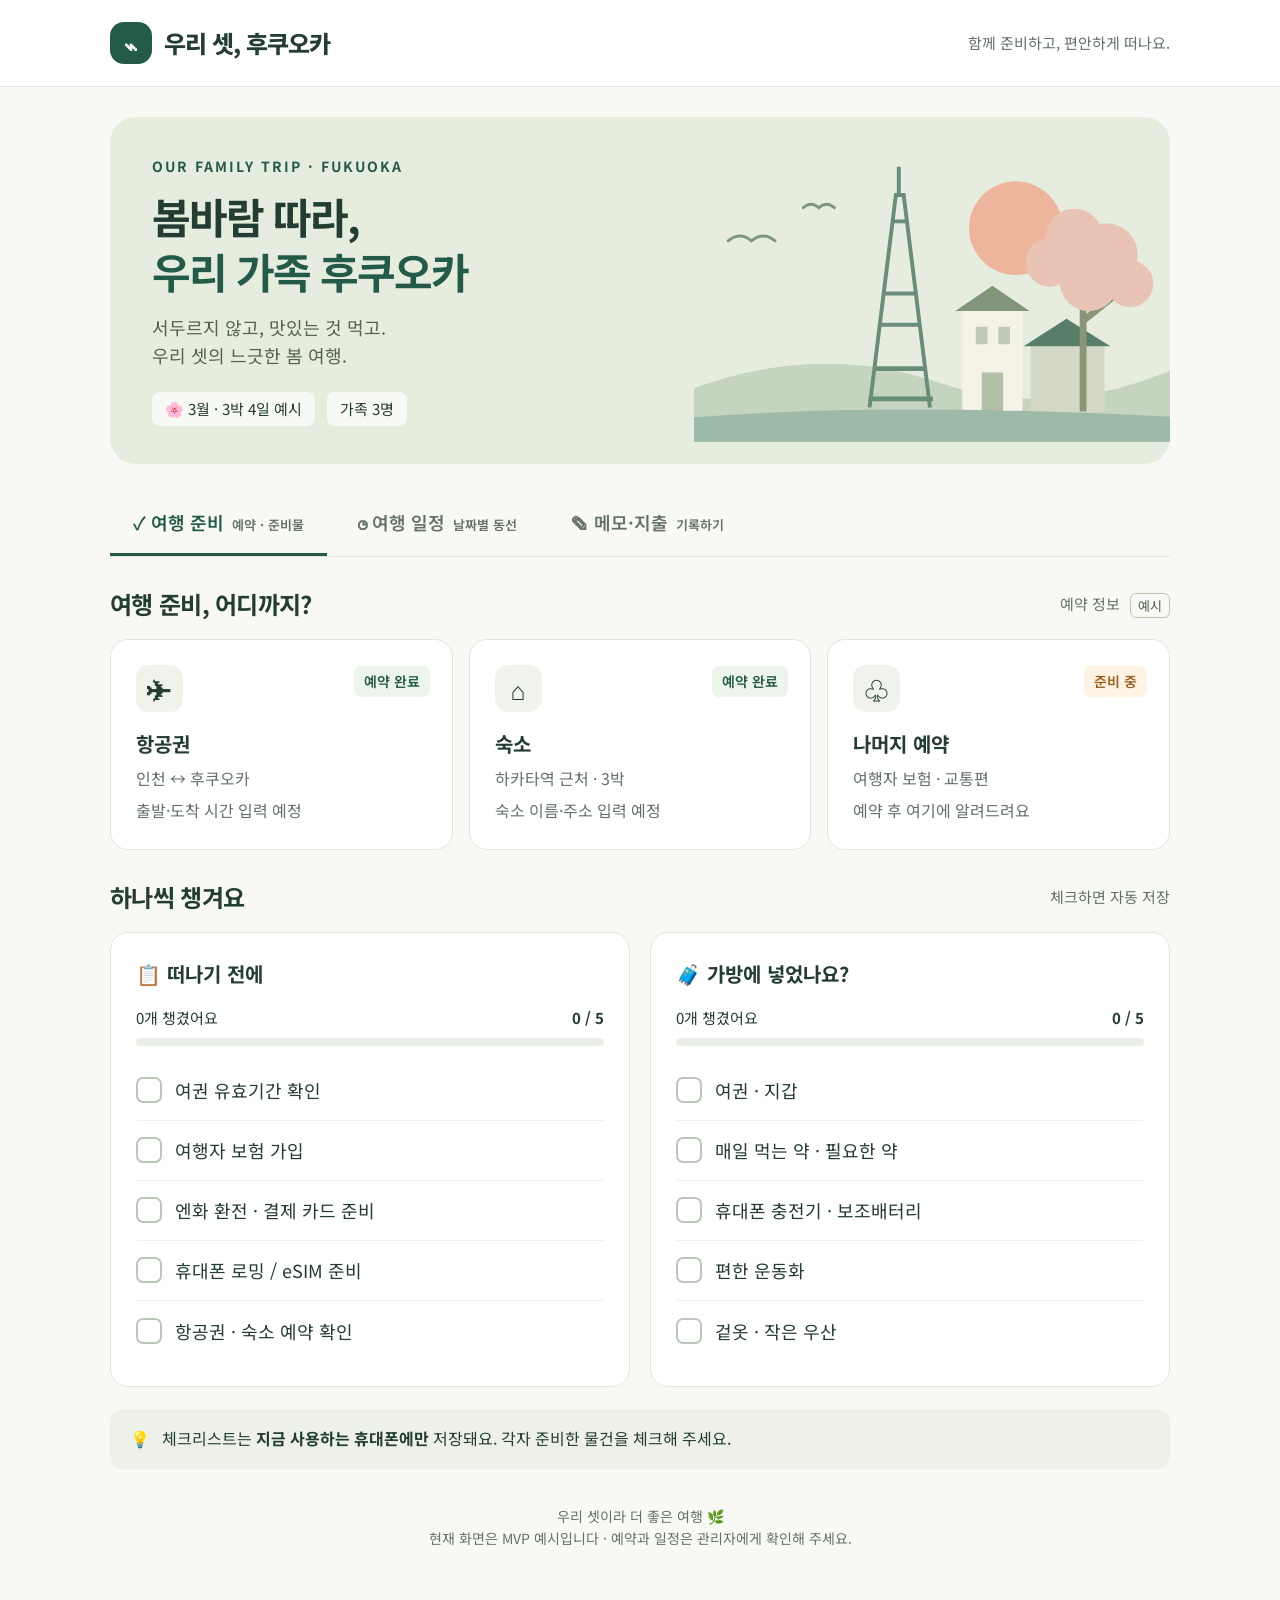
<file: index-v1.html>
<!DOCTYPE html>
<html lang="ko">
<head>
<meta charset="UTF-8"><meta name="viewport" content="width=device-width, initial-scale=1, viewport-fit=cover">
<meta name="theme-color" content="#235a48"><meta name="description" content="우리 가족 셋의 후쿠오카 여행 준비와 일정">
<title>우리 셋, 후쿠오카</title>
<style>
@import url('https://fonts.googleapis.com/css2?family=Noto+Sans+KR:wght@400;500;600;700;800&display=swap');
:root{--green:#235a48;--dark:#243d32;--muted:#64716a;--paper:#f8f9f5;--line:#e1e7df;--orange:#b95634}*{box-sizing:border-box}body{margin:0;background:var(--paper);color:var(--dark);font:18px/1.6 'Noto Sans KR',-apple-system,BlinkMacSystemFont,sans-serif}button,input,select{font:inherit}button,a,input,select{touch-action:manipulation}button{cursor:pointer}button:focus-visible,a:focus-visible,input:focus-visible,select:focus-visible{outline:3px solid #c96a35;outline-offset:4px}button{color:inherit}header{background:white;border-bottom:1px solid var(--line)}.top{max-width:1120px;margin:auto;display:flex;align-items:center;justify-content:space-between;padding:22px 30px}.brand{font-size:24px;font-weight:800;letter-spacing:-1px;display:flex;gap:12px;align-items:center}.logo{background:var(--green);color:white;width:42px;height:42px;border-radius:14px;display:grid;place-items:center;font-size:25px}.topnote{color:var(--muted);font-size:15px}.layout{max-width:1120px;margin:auto;padding:30px 30px 100px}.hero{position:relative;overflow:hidden;background:#e6eddf;border-radius:26px;padding:38px 42px;min-height:285px;display:flex;align-items:center}.hero-copy{position:relative;z-index:1;width:63%}.eyebrow{font-size:14px;letter-spacing:2px;font-weight:700;color:var(--green)}h1{font-size:42px;line-height:1.3;letter-spacing:-2px;margin:12px 0 14px}h1 em{font-style:normal;color:var(--green)}.hero p{margin:0;color:#52634e}.tripmeta{display:flex;gap:12px;margin-top:22px;flex-wrap:wrap}.pill{font-size:15px;background:#ffffffb0;padding:5px 13px;border-radius:8px}.scene{position:absolute;right:-12px;bottom:0;width:46%;height:100%}.tabs{display:flex;gap:8px;margin:28px 0;border-bottom:1px solid var(--line)}.tab{background:transparent;border:0;border-bottom:3px solid transparent;padding:16px 23px;min-height:60px;color:var(--muted);font-weight:600}.tab.active{color:var(--green);border-color:var(--green)}.tab small{font-size:13px;margin-left:8px;color:var(--muted)}.sectionhead{display:flex;justify-content:space-between;align-items:center;gap:12px;margin:28px 0 16px}h2{margin:0;font-size:24px;letter-spacing:-.7px}h3{margin:0;font-size:20px}.sub{font-size:15px;color:var(--muted)}.grid{display:grid;grid-template-columns:1fr 1fr;gap:20px}.card{background:white;border:1px solid var(--line);border-radius:18px;padding:25px}.reservations{display:grid;grid-template-columns:repeat(3,1fr);gap:16px}.booking{position:relative}.iconbox{width:47px;height:47px;border-radius:13px;background:#eff3eb;display:grid;place-items:center;font-size:25px;margin-bottom:16px}.status{display:inline-block;padding:4px 10px;border-radius:7px;background:#edf4ec;color:var(--green);font-size:14px;font-weight:600}.status.pending{background:#fff3e4;color:#9a611d}.booking .status{position:absolute;top:26px;right:22px}.booking p{margin:6px 0 0;font-size:16px;color:var(--muted)}.progressline{display:flex;justify-content:space-between;font-size:15px;margin:16px 0 8px}.track{height:8px;border-radius:8px;background:#eaf0e7;overflow:hidden}.fill{height:100%;background:var(--green);border-radius:8px;transition:width .2s}.checklist{margin-top:15px}.checkrow{display:flex;gap:13px;align-items:center;padding:15px 0;border-bottom:1px solid #eef0eb;cursor:pointer;min-height:60px}.checkrow:last-child{border-bottom:0}.checkrow input{appearance:none;flex:none;width:26px;height:26px;border:2px solid #bac7b9;border-radius:7px;margin:0;background:white;display:grid;place-content:center}.checkrow input:checked{background:var(--green);border-color:var(--green)}.checkrow input:checked:after{content:'✓';color:white;font-size:20px;line-height:1}.checkrow:has(input:checked) span{color:#7b847c;text-decoration:line-through}.note{margin-top:22px;padding:17px 20px;background:#edf1e7;border-radius:12px;display:flex;gap:12px;font-size:16px}.smallbtn{border:1px solid var(--line);border-radius:9px;background:white;padding:9px 14px;font-size:15px;min-height:44px}.daytabs{display:flex;gap:12px;margin:20px 0;overflow-x:auto;padding:3px}.daybtn{flex:1;min-width:110px;background:white;border:1px solid var(--line);border-radius:14px;padding:13px 20px;text-align:left}.daybtn b,.daybtn span{display:block}.daybtn span{font-size:15px;color:var(--muted)}.daybtn.active{background:var(--green);color:white;border-color:var(--green)}.daybtn.active span{color:#dfebe3}.schedule{padding:10px 25px}.event{display:grid;grid-template-columns:70px 1fr;gap:20px;padding:24px 0;border-bottom:1px solid var(--line)}.event:last-child{border:0}.time{font-weight:700;color:var(--green);font-size:17px}.event p{margin:6px 0;color:var(--muted);font-size:16px}.event a{font-size:16px;color:var(--green);text-underline-offset:4px}.eventbadge{display:inline-block;background:#f1f4eb;border-radius:5px;padding:2px 8px;font-size:13px;margin-bottom:6px}.notice{font-size:15px;color:var(--muted);margin:18px 0}.formgrid{display:grid;grid-template-columns:1fr 150px 110px;gap:12px;align-items:end}label.field{display:block;font-size:16px}input[type=text],input[type=number],select{width:100%;min-height:52px;border:1px solid #cdd7cb;border-radius:10px;padding:10px 12px;background:white;color:var(--dark);margin-top:7px}.primary{min-height:52px;background:var(--green);color:white;border:0;border-radius:10px;padding:12px 20px;font-weight:600}.memolist{margin-top:24px}.memo{display:flex;justify-content:space-between;gap:16px;padding:18px 0;border-bottom:1px solid var(--line)}.memo p{margin:0}.memo small{color:var(--muted);font-size:14px}.remove{border:0;background:#f5f5f0;font-size:14px;border-radius:8px;min-height:44px;padding:8px 12px;align-self:center}.total{padding:20px 0 0;display:flex;justify-content:space-between}.total strong{font-size:26px;color:var(--green)}.empty{text-align:center;padding:35px 10px;color:var(--muted)}footer{text-align:center;margin-top:36px;font-size:14px;color:var(--muted)}[hidden]{display:none!important}.toast{position:fixed;bottom:100px;left:50%;transform:translateX(-50%);background:#243d32;color:white;padding:12px 20px;border-radius:12px;z-index:10;max-width:90%;font-size:16px}.demo{font-size:13px;border:1px solid #b9c9af;color:#526348;border-radius:6px;padding:2px 7px;margin-left:6px;vertical-align:middle}.summary{display:flex;gap:10px;align-items:center}.sectionintro{margin:0;color:var(--muted);font-size:16px}
@media(max-width:700px){body{font-size:18px}.top{padding:16px 20px}.brand{font-size:21px}.topnote{display:none}.layout{padding:20px 18px 105px}.hero{padding:28px 24px 145px;min-height:345px;border-radius:20px}.hero-copy{width:100%}h1{font-size:34px}.hero p{font-size:17px}.scene{height:170px;width:80%;right:-20px;opacity:.85}.eyebrow{font-size:12px}.tripmeta{gap:7px;margin-top:17px}.pill{font-size:14px}.tabs{position:fixed;bottom:0;left:0;right:0;margin:0;padding:0 8px env(safe-area-inset-bottom);background:#fff;z-index:5;box-shadow:0 -3px 20px #243d3210;justify-content:space-around;border:0}.tab{padding:15px 6px 12px;font-size:17px;flex:1;border-bottom:0;border-top:3px solid transparent;min-height:72px}.tab.active{border-top-color:var(--green)}.tab small{display:block;font-size:12px;margin:0}.grid{grid-template-columns:1fr;gap:16px}.reservations{grid-template-columns:1fr;gap:10px}.booking{padding:20px 20px 20px 82px;min-height:110px}.booking .iconbox{position:absolute;left:20px;top:24px}.booking .status{right:18px;top:18px;font-size:12px}.booking h3{font-size:19px;padding-right:75px}.booking p{font-size:15px}.card{padding:22px}.sectionhead{margin-top:26px}h2{font-size:23px}.sectionhead>.sub{font-size:13px}.formgrid{grid-template-columns:1fr 1fr}.formgrid label:first-child{grid-column:1/-1}.formgrid .primary{grid-column:1/-1}.event{gap:12px;grid-template-columns:58px 1fr}.schedule{padding:0 20px}.daybtn{padding:12px 15px;min-width:100px}.note{font-size:15px;padding:15px}.summary .sub{font-size:13px}}
</style>
</head>
<body>
<header><div class="top"><div class="brand"><span class="logo" aria-hidden="true">⌁</span>우리 셋, 후쿠오카</div><div class="topnote">함께 준비하고, 편안하게 떠나요.</div></div></header>
<main class="layout">
<section class="hero" aria-labelledby="hero-title"><div class="hero-copy"><div class="eyebrow">OUR FAMILY TRIP · FUKUOKA</div><h1 id="hero-title">봄바람 따라,<br><em>우리 가족 후쿠오카</em></h1><p>서두르지 않고, 맛있는 것 먹고.<br>우리 셋의 느긋한 봄 여행.</p><div class="tripmeta"><span class="pill">🌸 3월 · 3박 4일 예시</span><span class="pill">가족 3명</span></div></div>
<svg class="scene" viewBox="0 0 500 310" fill="none" aria-hidden="true"><circle cx="330" cy="91" r="48" fill="#edb69c"/><path d="M0 255Q130 208 250 249T500 232V310H0Z" fill="#c4d4bf"/><path d="M180 275L207 57H215L242 275M195 158H227M190 190H230M204 84H219M210 55V28" stroke="#698d78" stroke-width="4"/><path d="M184 235H239M179 266H245" stroke="#698d78" stroke-width="5"/><rect x="275" y="173" width="62" height="106" rx="3" fill="#f5f3e7"/><path d="M268 176L306 150L344 176Z" fill="#82957a"/><rect x="289" y="192" width="12" height="18" fill="#c0cbb7"/><rect x="312" y="192" width="12" height="18" fill="#c0cbb7"/><rect x="295" y="239" width="22" height="40" fill="#b2c0a8"/><rect x="345" y="210" width="76" height="70" fill="#d4d9c7"/><path d="M338 212L382 184L427 212Z" fill="#597e68"/><path d="M0 285Q200 269 500 285V310H0Z" fill="#9db9a8"/><path d="M399 279V114M399 159L365 137M399 186L439 154" stroke="#8b9677" stroke-width="7"/><g fill="#e9c3b4"><circle cx="390" cy="100" r="29"/><circle cx="423" cy="118" r="32"/><circle cx="365" cy="126" r="25"/><circle cx="447" cy="148" r="24"/><circle cx="405" cy="146" r="30"/></g><path d="M35 104q12-10 24 0q12-10 24 0M112 70q8-7 16 0q8-7 16 0" stroke="#7e967d" stroke-width="3" stroke-linecap="round"/></svg></section>
<nav class="tabs" aria-label="주요 메뉴"><button class="tab active" data-page="prepare" aria-current="page">✓ 여행 준비<small>예약 · 준비물</small></button><button class="tab" data-page="itinerary">◷ 여행 일정<small>날짜별 동선</small></button><button class="tab" data-page="notes">✎ 메모·지출<small>기록하기</small></button></nav>
<section id="prepare" class="page" aria-label="여행 준비">
<div class="sectionhead"><h2>여행 준비, 어디까지?</h2><span class="sub">예약 정보 <span class="demo">예시</span></span></div>
<div class="reservations"><article class="card booking"><div class="iconbox">✈</div><span class="status">예약 완료</span><h3>항공권</h3><p>인천 ↔ 후쿠오카</p><p>출발·도착 시간 입력 예정</p></article><article class="card booking"><div class="iconbox">⌂</div><span class="status">예약 완료</span><h3>숙소</h3><p>하카타역 근처 · 3박</p><p>숙소 이름·주소 입력 예정</p></article><article class="card booking"><div class="iconbox">♧</div><span class="status pending">준비 중</span><h3>나머지 예약</h3><p>여행자 보험 · 교통편</p><p>예약 후 여기에 알려드려요</p></article></div>
<div class="sectionhead"><h2>하나씩 챙겨요</h2><span class="sub">체크하면 자동 저장</span></div>
<div class="grid"><article class="card"><h3>📋 떠나기 전에</h3><div id="prep-progress"></div><div id="prep-list" class="checklist"></div></article><article class="card"><h3>🧳 가방에 넣었나요?</h3><div id="pack-progress"></div><div id="pack-list" class="checklist"></div></article></div>
<div class="note"><span aria-hidden="true">💡</span><div>체크리스트는 <b>지금 사용하는 휴대폰에만</b> 저장돼요. 각자 준비한 물건을 체크해 주세요.</div></div>
</section>
<section id="itinerary" class="page" aria-label="여행 일정" hidden><div class="sectionhead"><h2>오늘은 어디로 갈까요?</h2><span class="demo">예시 일정</span></div><p class="sectionintro">많이 걷지 않고, 중간중간 쉬어가는 일정이에요.</p><div class="daytabs" id="daytabs" aria-label="여행 날짜 선택"></div><article class="card schedule" id="schedule"></article><div class="note">☕ 피곤하면 카페에서 쉬어가요. 일정은 가족 컨디션에 맞춰 바꿔도 괜찮아요.</div><p class="notice">실제 여행 날짜와 항공편 확정 후 수정해 주세요. 장소 링크에서 지도와 운영 정보를 확인할 수 있어요.</p></section>
<section id="notes" class="page" aria-label="메모와 지출" hidden><div class="sectionhead"><h2>여행의 작은 기록</h2><button class="smallbtn" id="export">기록 내보내기 ↓</button></div><p class="sectionintro">쓴 돈이나 기억할 일을 적어두세요.</p><article class="card" style="margin-top:20px"><form id="memoform"><div class="formgrid"><label class="field">무엇을 기록할까요?<input type="text" id="memo-text" placeholder="예: 점심 라멘 / 내일 우산 챙기기" maxlength="200" required></label><label class="field">금액 (선택)<input type="number" id="memo-amount" inputmode="decimal" placeholder="0" min="0" max="999999999" step="0.01"></label><label class="field">통화<select id="memo-currency"><option value="JPY">엔 (¥)</option><option value="KRW">원 (₩)</option></select></label><button class="primary" type="submit" style="grid-column:1/-1">+ 기록 저장하기</button></div></form><div class="memolist" id="memolist" aria-live="polite"></div><div class="total"><span>기록한 지출 합계</span><div id="total"></div></div></article><div class="note">💡 메모는 이 기기에 저장돼요. 다른 가족에게 전달하려면 ‘기록 내보내기’를 눌러 파일을 보내주세요.</div></section>
<footer>우리 셋이라 더 좋은 여행 🌿<br>현재 화면은 MVP 예시입니다 · 예약과 일정은 관리자에게 확인해 주세요.</footer>
</main><div id="toast" class="toast" role="status" hidden></div>
<script>
/* 관리자 수정: 아래 체크 항목과 days의 일정을 바꾸세요.
   예약 정보는 HTML의 reservations 영역에서 바꿉니다. */
const groups={prep:['여권 유효기간 확인','여행자 보험 가입','엔화 환전 · 결제 카드 준비','휴대폰 로밍 / eSIM 준비','항공권 · 숙소 예약 확인'],pack:['여권 · 지갑','매일 먹는 약 · 필요한 약','휴대폰 충전기 · 보조배터리','편한 운동화','겉옷 · 작은 우산']};
const days=[{label:'도착하는 날',title:'1일차 · 후쿠오카에 도착해요',items:[['오전','후쿠오카로 출발','정확한 시간은 항공권 확정 후 안내해요.',''],['오후','숙소에 짐 맡기기','하카타역 근처 숙소에서 잠깐 쉬어요.','하카타역'],['15:00','하카타 주변 산책','가까운 곳부터 천천히 구경해요.','캐널시티 하카타'],['18:00','저녁 먹고 숙소로','따뜻한 한 끼 후 일찍 쉬어요.','']]},{label:'도심 나들이',title:'2일차 · 공원과 맛있는 한 끼',items:[['09:30','여유롭게 아침 식사','식사 후 천천히 출발해요.',''],['11:00','오호리 공원 산책','산책 후 벤치나 카페에서 쉬어요.','오호리 공원'],['13:00','점심 식사','가족이 먹고 싶은 메뉴로 골라요.',''],['15:00','텐진 구경 · 카페','쇼핑은 가볍게, 휴식은 넉넉히.','텐진 후쿠오카'],['18:00','저녁 식사 후 숙소','무리하지 않고 하루를 마무리해요.','']]},{label:'느긋한 하루',title:'3일차 · 우리 속도로 즐겨요',items:[['10:00','늦은 아침 · 자유 시간','전날 피로에 따라 출발 시간을 정해요.',''],['12:00','점심과 동네 구경','마음에 들었던 곳에 다시 가도 좋아요.','하카타역'],['15:00','기념품 고르기','중간중간 카페에서 쉬어가요.',''],['18:00','마지막 저녁 식사','함께 사진 찍고, 내일 짐도 챙겨요.','']]},{label:'돌아오는 날',title:'4일차 · 잘 쉬고 돌아가요',items:[['오전','아침 식사 · 짐 정리','여권, 지갑, 충전기를 한 번 더 확인해요.',''],['미정','숙소 체크아웃','숙소에서 정한 퇴실 시간을 확인해요.',''],['미정','공항으로 이동','항공편에 맞춰 여유 있게 출발해요.','후쿠오카 공항'],['미정','집으로 출발','정확한 시간은 항공권 확정 후 안내해요.','']]}];
let state={checks:{},memos:[]};let saveOK=true;
try{const raw=JSON.parse(localStorage.getItem('fukuoka-family-v1')||'null');if(raw&&typeof raw==='object'){if(raw.checks&&typeof raw.checks==='object')state.checks=raw.checks;if(Array.isArray(raw.memos))state.memos=raw.memos.filter(m=>m&&typeof m.text==='string'&&Number.isFinite(m.amount)&&m.amount>=0&&['JPY','KRW'].includes(m.currency)&&typeof m.id==='string'&&typeof m.date==='string')}}catch(e){saveOK=false}
let toastTimer;function toast(s){const el=document.getElementById('toast');el.textContent=s;el.hidden=false;clearTimeout(toastTimer);toastTimer=setTimeout(()=>el.hidden=true,3500)}
function save(){try{localStorage.setItem('fukuoka-family-v1',JSON.stringify(state));return true}catch(e){toast('저장 공간에 접근할 수 없어요. 이 화면을 닫으면 기록이 사라질 수 있어요.');return false}}
function progress(group){let n=groups[group].filter((_,i)=>state.checks[group+i]).length;document.getElementById(group+'-progress').innerHTML='<div class="progressline"><span>'+n+'개 챙겼어요</span><b>'+n+' / '+groups[group].length+'</b></div><div class="track" role="progressbar" aria-label="준비 완료" aria-valuemin="0" aria-valuemax="'+groups[group].length+'" aria-valuenow="'+n+'"><div class="fill" style="width:'+n/groups[group].length*100+'%"></div></div>'}
Object.entries(groups).forEach(([group,items])=>{items.forEach((s,i)=>{const label=document.createElement('label');label.className='checkrow';const input=document.createElement('input');input.type='checkbox';input.checked=!!state.checks[group+i];input.addEventListener('change',()=>{state.checks[group+i]=input.checked;save();progress(group)});const span=document.createElement('span');span.textContent=s;label.append(input,span);document.getElementById(group+'-list').append(label)});progress(group)});
document.querySelectorAll('.tab').forEach(btn=>btn.addEventListener('click',()=>{document.querySelectorAll('.tab').forEach(b=>{b.classList.toggle('active',b===btn);b.removeAttribute('aria-current')});btn.setAttribute('aria-current','page');document.querySelectorAll('.page').forEach(p=>p.hidden=p.id!==btn.dataset.page)}));
function renderDay(i){document.querySelectorAll('.daybtn').forEach((b,j)=>{b.classList.toggle('active',j===i);b.setAttribute('aria-pressed',j===i?'true':'false')});const box=document.getElementById('schedule');box.replaceChildren();const title=document.createElement('h3');title.style.paddingTop='22px';title.textContent=days[i].title;box.append(title);days[i].items.forEach(([time,name,desc,place])=>{const row=document.createElement('div');row.className='event';const t=document.createElement('div');t.className='time';t.textContent=time;const content=document.createElement('div');const h=document.createElement('h3');h.textContent=name;const p=document.createElement('p');p.textContent=desc;content.append(h,p);if(place){const a=document.createElement('a');a.href='https://www.google.com/maps/search/?api=1&query='+encodeURIComponent(place);a.target='_blank';a.rel='noopener noreferrer';a.textContent='지도 보기 ↗';content.append(a)}row.append(t,content);box.append(row)})}
days.forEach((d,i)=>{const b=document.createElement('button');b.className='daybtn';b.innerHTML='<b>'+(i+1)+'일차</b><span>'+d.label+'</span>';b.addEventListener('click',()=>renderDay(i));document.getElementById('daytabs').append(b)});renderDay(0);
const money=(amount,currency)=>(currency==='JPY'?'¥ ':'₩ ')+amount.toLocaleString('ko-KR',{maximumFractionDigits:2});
function renderMemos(){const list=document.getElementById('memolist');list.replaceChildren();if(!state.memos.length){const p=document.createElement('p');p.className='empty';p.textContent='아직 기록이 없어요. 첫 메모를 남겨보세요.';list.append(p)}state.memos.forEach(m=>{const row=document.createElement('div');row.className='memo';const content=document.createElement('div');const p=document.createElement('p');p.textContent=m.text;const small=document.createElement('small');small.textContent=m.date+(m.amount?' · '+money(m.amount,m.currency):' · 메모');content.append(p,small);const b=document.createElement('button');b.className='remove';b.textContent='삭제';b.setAttribute('aria-label',m.text+' 삭제');b.onclick=()=>{if(confirm('이 기록을 삭제할까요?')){state.memos=state.memos.filter(x=>x.id!==m.id);save();renderMemos()}};row.append(content,b);list.append(row)});const total=document.getElementById('total');total.replaceChildren();['JPY','KRW'].forEach(c=>{const s=state.memos.filter(m=>m.currency===c).reduce((a,m)=>a+m.amount,0);if(s||c==='JPY'){const line=document.createElement('div');const strong=document.createElement('strong');strong.textContent=money(s,c);line.append(strong);total.append(line)}})}
document.getElementById('memoform').addEventListener('submit',e=>{e.preventDefault();const text=document.getElementById('memo-text').value.trim();if(!text){toast('기록할 내용을 적어주세요.');return}const amount=Number(document.getElementById('memo-amount').value||0);if(!Number.isFinite(amount)||amount<0)return;state.memos.unshift({id:Date.now().toString(36)+Math.random().toString(36).slice(2),text,amount,currency:document.getElementById('memo-currency').value,date:new Date().toLocaleString('ko-KR')});const saved=save();renderMemos();e.target.reset();if(saved)toast('기록을 저장했어요.');document.getElementById('memo-text').focus()});
document.getElementById('export').onclick=()=>{if(!state.memos.length){toast('기록을 먼저 남겨주세요.');return}const content='우리 셋, 후쿠오카 · 여행 기록\n\n'+state.memos.map(m=>m.date+'\n'+m.text+(m.amount?' · '+money(m.amount,m.currency):'')).join('\n\n');const url=URL.createObjectURL(new Blob([content],{type:'text/plain;charset=utf-8'}));const a=document.createElement('a');a.href=url;a.download='후쿠오카-여행기록.txt';a.click();setTimeout(()=>URL.revokeObjectURL(url),1000);toast('기록 파일을 내보냈어요.')};renderMemos();if(!saveOK)toast('이전 기록을 불러오지 못했어요. 기기 저장 설정을 확인해 주세요.');
</script>
</body></html>
</file>
<file: notifications.css>
.notification-bell{position:relative;width:36px;flex-shrink:0}.notification-bell svg{width:23px;height:23px;display:block}#notification-dot{position:absolute;right:6px;top:6px;width:7px;height:7px;background:#be514d;border-radius:50%;border:1px solid white}.head{gap:5px}.count{margin-right:5px}.notification-window{width:min(560px,calc(100% - 24px));height:min(680px,calc(100dvh - 32px));padding:20px;}.notification-heading{display:grid;grid-template-columns:40px minmax(0,1fr) 40px;align-items:center;gap:5px;margin-bottom:20px}.notification-heading h2{text-align:center}.notification-heading button{border:0;background:transparent;padding:5px;font-size:23px}.notification-heading svg{width:23px;height:23px;vertical-align:middle}.notification-list{display:grid;gap:10px}.notification-item{padding:16px;text-align:left;background:var(--surface);border-radius:11px;white-space:normal;width:100%}.notification-item strong{font-size:14px;display:block}.notification-item p{font-size:13px;color:var(--muted);margin:7px 0;white-space:pre-wrap;overflow-wrap:anywhere}.notification-item small{font-size:11px}.notification-item.unread{background:#edf4fb;border-color:#b9cde3}.notification-footer{margin-top:20px;display:flex;justify-content:flex-end}.notification-setting-row{display:flex;gap:18px;justify-content:space-between;align-items:center;padding:20px 0;border-bottom:1px solid var(--line)}.notification-setting-row p{font-size:12px;color:var(--muted);margin-top:5px}.notification-toggle{flex-shrink:0;width:48px;height:28px;min-height:28px;border:0;border-radius:20px;padding:3px;background:#d5dce6}.notification-toggle:before{content:'';display:block;width:22px;height:22px;background:white;border-radius:50%;box-shadow:0 1px 3px #24364b30;transition:transform .2s}.notification-toggle[aria-checked=true]{background:#486e96}.notification-toggle[aria-checked=true]:before{transform:translateX(20px)}.notification-status{padding:12px;background:var(--raised);border-radius:8px;font-size:12px;color:var(--muted);margin:15px 0}.notification-body{white-space:pre-wrap;overflow-wrap:anywhere}.notification-preview{font-size:11px;color:var(--muted);margin-bottom:12px}.notification-window .actions{justify-content:flex-end}#notification-compose textarea{resize:vertical}#notification-status:empty{display:none}
.notification-heading button:focus-visible{outline:none}#notification-compose,#notification-confirm,#notification-admin{height:auto}.notification-window .close-icon{border:0;background:none}
.notification-heading button:last-child svg{width:29px;height:29px;color:#718096}.notification-card-heading{display:flex;align-items:flex-start;justify-content:space-between;gap:10px}.notification-card-heading strong{flex:1;overflow-wrap:anywhere}.notification-card-heading time{flex-shrink:0;font-size:10px;line-height:21px;color:var(--muted);white-space:nowrap;font-variant-numeric:tabular-nums}.notification-disabled{padding:6px 0 20px;margin-bottom:18px;border-bottom:1px solid var(--line)}.notification-disabled strong{display:block;font-size:16px}.notification-disabled p{color:var(--muted);font-size:13px;line-height:1.7;margin:8px 0 15px}.notification-disabled>button{width:100%;border-radius:20px}.notification-disabled-empty{border:0;text-align:center;min-height:350px;display:flex;flex-direction:column;align-items:center;justify-content:center;margin:0;padding:30px 10px}.notification-disabled-empty>button{width:auto;min-width:120px}.notification-empty-icon{padding:20px;margin-bottom:12px;background:var(--raised);border-radius:50%;color:#a5b4c5}.notification-empty-icon svg{display:block;width:56px;height:56px}.notification-disabled-empty p{max-width:230px}.notification-item p{margin-bottom:0}@media(max-width:360px){.notification-item{padding:12px}.notification-card-heading{gap:6px}.notification-card-heading time{font-size:9px}.notification-card-heading strong{font-size:13px}}
.head{gap:4px}.head-title{min-width:0}.head-title-row{display:flex;align-items:center;gap:8px}.head-title-row h1{white-space:nowrap}.head-title-row .count{font-size:10px;padding:3px 6px;line-height:1.4;margin:0;flex-shrink:0}.head .date{white-space:nowrap;font-variant-numeric:tabular-nums}.head .hamburger{display:inline-flex;align-items:center;justify-content:center;width:40px;height:40px;min-width:40px;padding:8px;flex-shrink:0;color:var(--ink)}.head .hamburger svg{display:block;width:24px;height:24px;stroke-width:1.7}.notification-bell #notification-dot{top:6px;right:7px}@media(max-width:360px){.head{padding-left:12px;padding-right:12px}.head-title-row{gap:6px}.head-title-row h1{font-size:17px}.head .date{font-size:10px}.head .hamburger{width:36px;min-width:36px;padding:6px}}
#notification-history[open]{display:flex;flex-direction:column;overflow:hidden;padding-bottom:0}#notification-history .notification-heading{flex-shrink:0}#notification-history .notification-preview{flex-shrink:0}#notification-history .notification-content{flex:1;min-height:0;overflow-y:auto;overscroll-behavior:contain;padding-bottom:12px}#notification-history .notification-footer{flex-shrink:0;margin:0;padding:12px 0 calc(12px + env(safe-area-inset-bottom));border-top:1px solid var(--line);background:var(--surface)}#notification-history .notification-footer button{width:100%}#notification-off-confirm{height:auto}.notification-card-date{display:block;text-align:right;font-size:10px;color:var(--muted);line-height:1.6;white-space:nowrap;margin-bottom:8px;font-variant-numeric:tabular-nums}.notification-item strong{overflow-wrap:anywhere}.notification-destination{display:block;margin-top:12px;font-size:11px;color:var(--green)}article.notification-item{cursor:default;border:1px solid var(--line)}

/* Quiet list rows rather than separate outlined cards. */
.notification-list{display:block}
.notification-list .notification-item{display:block;width:100%;padding:14px 16px;text-align:left;border:0;border-bottom:1px solid #e7edf4;border-radius:0;background:transparent;box-shadow:none;min-height:0}
.notification-list .notification-item:last-child{border-bottom:0}
.notification-list .notification-item.unread{background:transparent}
.notification-list .notification-card-date{text-align:left;margin:0 0 5px;color:#8290a1;font-size:10px;line-height:1.5}
.notification-list .notification-item strong{font-size:14px;line-height:1.5}
.notification-list .notification-item p{font-size:13px;line-height:1.6;margin:6px 0 0}
.notification-list .notification-destination{text-align:right;font-size:11px;line-height:1.5;margin-top:8px;color:var(--green)}
.notification-list button.notification-item:hover{background:#f7f9fc}
.notification-list button.notification-item:active{background:#edf3f9}
/* Confirmation stays a compact centered dialog above settings on every device. */
#notification-off-confirm{position:fixed;inset:0;margin:auto;width:min(340px,calc(100% - 40px));max-width:340px;height:fit-content;min-height:0;max-height:calc(100dvh - 48px);padding:22px;border:1px solid var(--line);border-radius:16px}
#notification-off-confirm .notification-heading{grid-template-columns:minmax(0,1fr) 30px;margin-bottom:12px;gap:8px}
#notification-off-confirm .notification-heading h2{grid-column:1;grid-row:1;text-align:left;font-size:16px}
#notification-off-confirm .notification-heading button:first-child{grid-column:2;grid-row:1;width:30px;height:30px;min-height:30px}
#notification-off-confirm>p{font-size:13px;line-height:1.7;color:var(--muted);margin:0}
#notification-off-confirm .actions{margin-top:20px;justify-content:flex-end}
#notification-off-confirm::backdrop{background:#1c304940}

.notification-list .notification-card-date{margin-bottom:8px}.notification-list .notification-item p{margin-top:3px}
#notification-detail-settings{margin-top:22px}#notification-detail-settings h3{font-size:12px;color:var(--muted);font-weight:500;margin-bottom:3px}#notification-detail-settings .notification-setting-row{padding:16px 0;font-size:13px}

.notification-tabs{display:flex;flex-shrink:0;gap:0;border-bottom:1px solid var(--line);margin:0 0 14px}.notification-tabs button{flex:1;min-width:0;padding:9px 2px;font-size:12px;min-height:40px;border:0;border-bottom:2px solid transparent;border-radius:0;background:none;color:var(--muted);white-space:nowrap}.notification-tabs button.active{color:var(--green);font-weight:700;border-bottom-color:var(--green)}

#notification-detail-settings.is-disabled{color:#9aa6b5}#notification-detail-settings.is-disabled h3{color:#9aa6b5}#notification-detail-settings .notification-toggle:disabled{background:#e5eaf0;cursor:default;opacity:.65}#notification-detail-settings .notification-toggle:disabled::before{transform:translateX(0);box-shadow:0 1px 2px #24364b15}
/* Settings: one primary control, a quiet grouped detail area, and footer guidance. */
#notification-settings{padding:0;overflow:auto;background:var(--surface)}
#notification-settings .notification-heading{position:sticky;top:0;z-index:1;background:var(--surface);margin:0;padding:18px 20px 14px}
#notification-settings>.notification-setting-row{padding:26px 24px;margin:0;border:0;gap:20px}
#notification-settings>.notification-setting-row strong{font-size:15px;font-weight:600}
#notification-settings>.notification-setting-row p{font-size:12px;line-height:1.7;margin-top:5px}
#notification-settings .notification-toggle{width:46px;min-width:46px;height:27px;min-height:27px;padding:3px;background:#e4e9f0}
#notification-settings .notification-toggle::before{width:21px;height:21px;box-shadow:0 1px 3px #24364b24}
#notification-settings .notification-toggle[aria-checked=true]{background:#486e96}
#notification-settings .notification-toggle[aria-checked=true]::before{transform:translateX(19px)}
#notification-detail-settings{margin:0;padding:22px 24px 10px;background:#f7f9fc;border-top:1px solid #edf0f5;border-bottom:1px solid #edf0f5}
#notification-detail-settings h3{font-size:12px;font-weight:500;color:var(--muted);margin:0 0 8px}
#notification-detail-settings .notification-setting-row{padding:19px 0;min-height:70px;border:0;gap:18px;align-items:center;font-size:14px}
#notification-detail-settings .notification-setting-row>span{line-height:1.6}
#notification-detail-settings.is-disabled h3,#notification-detail-settings.is-disabled .notification-setting-row>span{color:#a0aab8}
#notification-detail-settings .notification-toggle:disabled{opacity:.65;background:#e3e8ef}
#notification-settings>.help{margin:0;padding:20px 24px 0;font-size:12px;line-height:1.8;color:#8491a2}
#notification-settings>#notification-setup{padding-top:8px;padding-bottom:24px}
#notification-settings>#notification-device{margin:16px 24px 0}
@media(max-width:360px){#notification-settings .notification-heading{padding-left:16px;padding-right:16px}#notification-settings>.notification-setting-row{padding-left:20px;padding-right:20px}#notification-detail-settings{padding-left:20px;padding-right:20px}#notification-settings>.help{padding-left:20px;padding-right:20px}}
/* Close controls remain plain icons, including pointer hover and press. */
.close-icon:hover,.close-icon:active,dialog .titleline .close-icon:hover,dialog .titleline .close-icon:active,.notification-heading>button:first-child:hover,.notification-heading>button:first-child:active{background:transparent!important;box-shadow:none!important}

#notification-detail-settings .notification-setting-row{padding:12px 0;min-height:58px;gap:16px}#notification-detail-settings{padding-top:18px;padding-bottom:12px}#notification-detail-settings .notification-preference-copy>span{display:block;font-size:13px;line-height:1.5}#notification-detail-settings .notification-preference-copy>p{font-size:11px;line-height:1.5;margin:3px 0 0;color:#8491a2}#notification-detail-settings.is-disabled .notification-preference-copy>span,#notification-detail-settings.is-disabled .notification-preference-copy>p{color:#a0aab8}
/* Each preference is one title/description block aligned with its switch. */
#notification-detail-settings .notification-setting-row{min-height:0;padding:14px 0;align-items:center;gap:18px}
#notification-detail-settings .notification-preference-copy{flex:1;min-width:0}
#notification-detail-settings .notification-preference-copy>span{font-size:14px;font-weight:500;line-height:1.5}
#notification-detail-settings .notification-preference-copy>p{font-size:12px;line-height:1.6;margin:3px 0 0;color:#8491a2}
#notification-detail-settings .notification-toggle{flex:0 0 46px}

.notification-meta{display:flex;align-items:center;justify-content:space-between;gap:12px;margin-bottom:8px}.notification-list .notification-meta .notification-card-date{margin:0;min-width:0}.notification-list .notification-meta .notification-destination{margin:0;font-size:10px;white-space:nowrap;flex-shrink:0}.notification-retention{flex-shrink:0;font-size:11px;color:#8491a2;line-height:1.6;margin:0;padding:10px 0 12px}.release-notice{height:auto;max-width:420px}.release-notice ul{padding-left:19px;font-size:13px;line-height:1.8;margin:16px 0}.release-notice li+li{margin-top:7px}.release-notice .actions{justify-content:flex-end}

/* Keep update announcements compact even under the mobile bottom-sheet rules. */
dialog.release-notice{position:fixed;inset:0;margin:auto;width:min(420px,calc(100% - 40px));max-width:420px;height:fit-content;min-height:0;max-height:calc(100dvh - 48px);padding:22px;border:1px solid var(--line);border-radius:16px;overflow:auto}
.notification-list{overflow:hidden}.notification-list .notification-item{transition:transform .18s ease,opacity .18s ease;user-select:none}.notification-list .notification-item.is-swiping{transition:none}.notification-list .notification-item:active{background:transparent}
@media(prefers-reduced-motion:reduce){.notification-list .notification-item{transition:none}}

.notification-swipe{position:relative;overflow:hidden;border-bottom:1px solid #e7edf4;isolation:isolate}.notification-swipe:last-child{border-bottom:0}.notification-delete-background{position:absolute;inset:0;z-index:-1;background:#ce5555;color:white;display:flex;align-items:center;justify-content:flex-end;padding-right:24px;transition:background .15s}.notification-delete-background svg{width:23px;height:23px;transition:transform .15s}.notification-swipe.delete-ready .notification-delete-background{background:#b82f3e}.notification-swipe.delete-ready .notification-delete-background svg{transform:scale(1.25)}.notification-list .notification-swipe .notification-item{background:var(--surface);border-bottom:0}.notification-list .notification-swipe .notification-item.is-swiping{transition:none}.check-group-toggle{display:flex;align-items:center;gap:7px;width:100%;text-align:left;min-height:38px;padding:4px 0;border:0;background:none;border-radius:0;font-size:12px;font-weight:600}.check-group-chevron{width:12px;flex-shrink:0;font-size:17px;color:var(--muted)}.check-group-toggle .personal-child-count{margin-left:auto;font-weight:400;white-space:nowrap}

#notification-push-intro{position:fixed;inset:0;margin:auto;width:min(360px,calc(100% - 40px));max-width:360px;height:fit-content;min-height:0;max-height:calc(100dvh - 48px);padding:22px;border:1px solid var(--line);border-radius:16px;overflow:auto}#notification-push-intro .notification-heading{display:flex;justify-content:space-between;flex-direction:row-reverse;margin:0 0 12px;gap:8px}#notification-push-intro h2{text-align:left;font-size:16px}#notification-push-intro .push-intro-copy{font-size:13px;color:var(--muted);line-height:1.7;margin:0}#notification-push-intro .actions{justify-content:flex-end;margin-top:20px}
</file>
